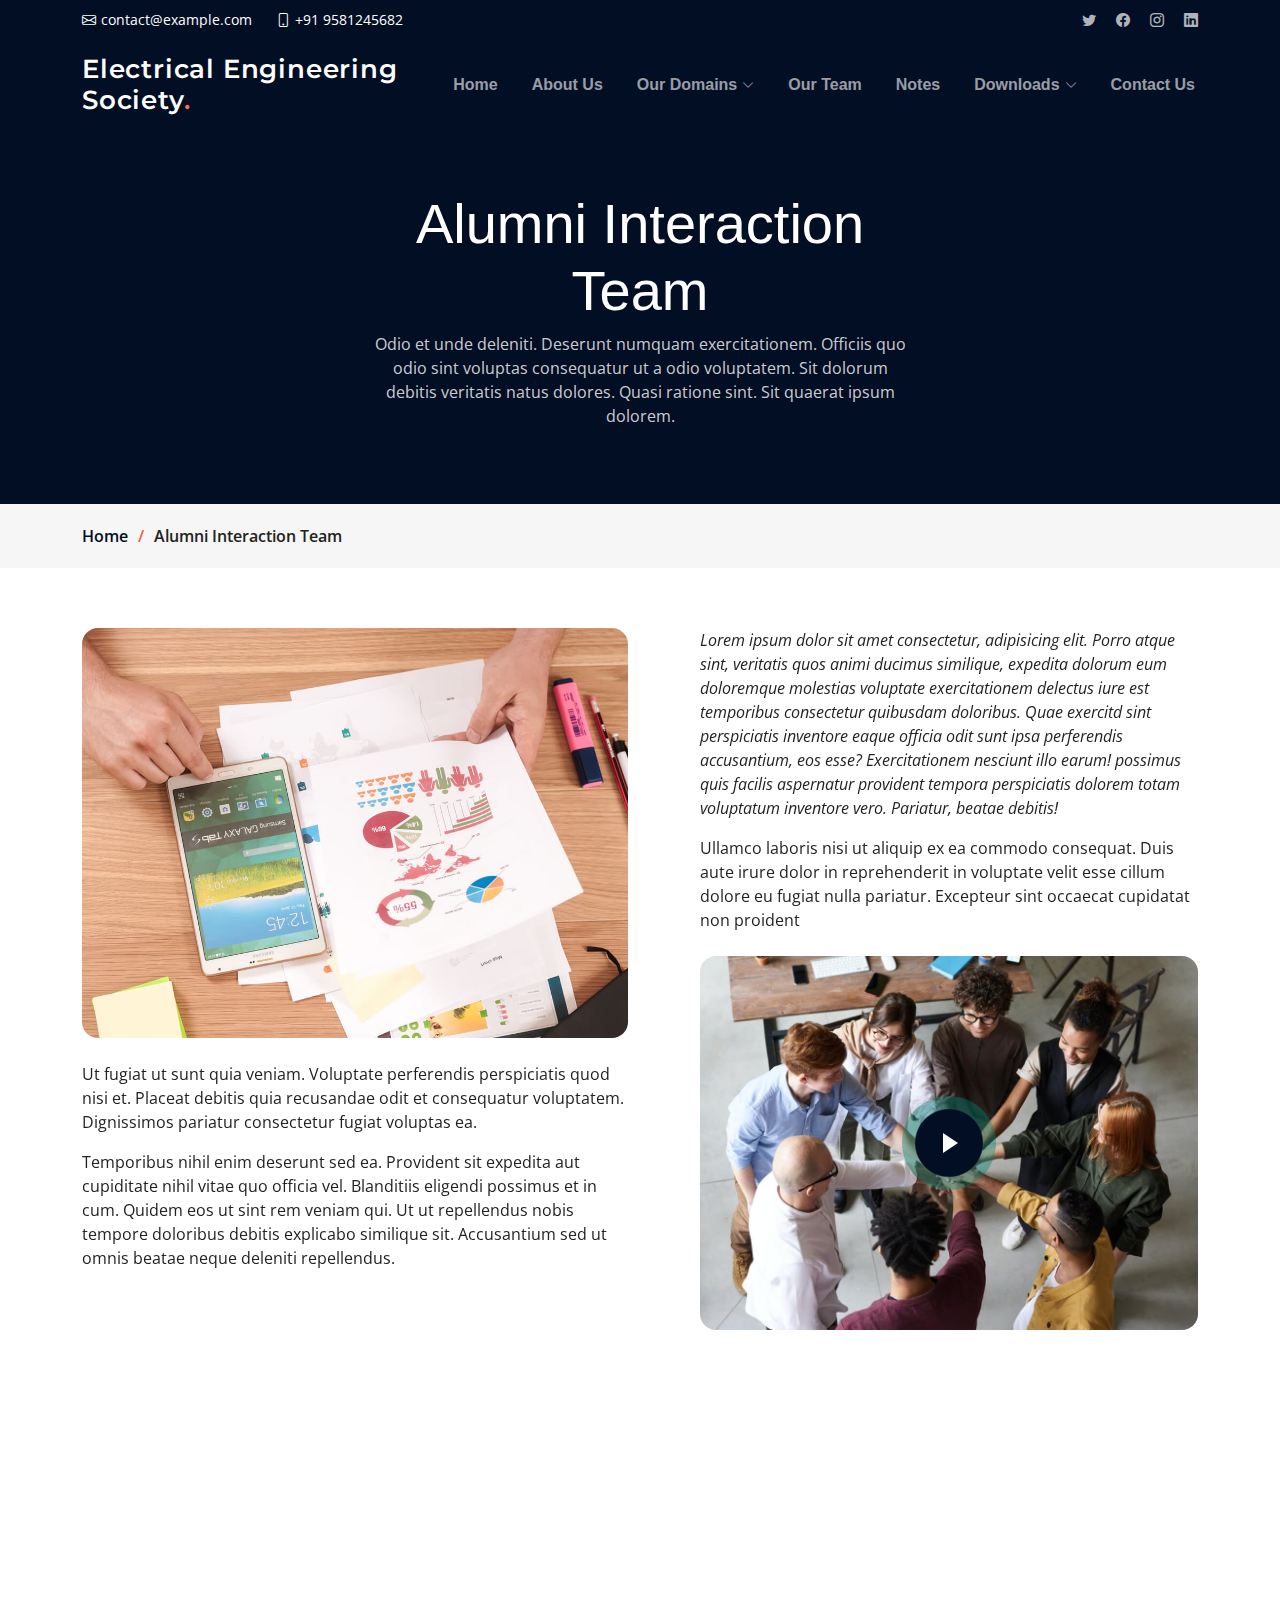
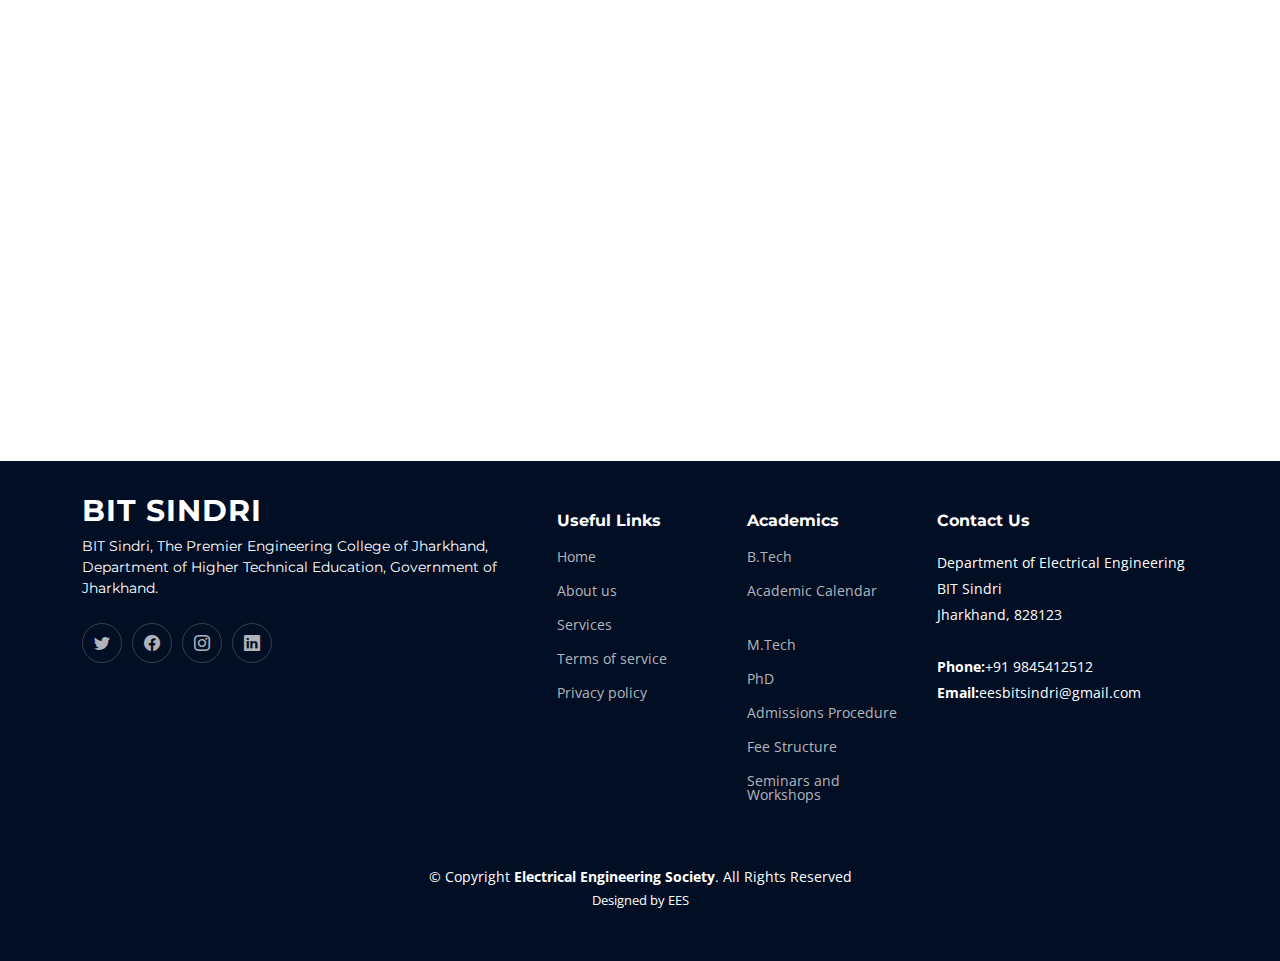
<file: alumni-interaction.html>
<!DOCTYPE html>
<html lang="en">

<head>
  <meta charset="utf-8">
  <meta content="width=device-width, initial-scale=1.0" name="viewport">

  <title>Electrical Engineering Society</title>
  <meta content="" name="description">
  <meta content="" name="keywords">

  <!-- Favicons -->
  <link href="assets/img/ees favicon.png" rel="icon">
  <link href="assets/img/apple-touch-icon.png" rel="apple-touch-icon">

  <!-- Google Fonts -->
  <link rel="preconnect" href="https://fonts.googleapis.com">
  <link rel="preconnect" href="https://fonts.gstatic.com" crossorigin>
  <link href="https://fonts.googleapis.com/css2?family=Open+Sans:ital,wght@0,300;0,400;0,500;0,600;0,700;1,300;1,400;1,600;1,700&family=Montserrat:ital,wght@0,300;0,400;0,500;0,600;0,700;1,300;1,400;1,500;1,600;1,700&family=Raleway:ital,wght@0,300;0,400;0,500;0,600;0,700;1,300;1,400;1,500;1,600;1,700&display=swap" rel="stylesheet">

  <!-- Vendor CSS Files -->
  <link href="assets/vendor/bootstrap/css/bootstrap.min.css" rel="stylesheet">
  <link href="assets/vendor/bootstrap-icons/bootstrap-icons.css" rel="stylesheet">
  <link href="assets/vendor/aos/aos.css" rel="stylesheet">
  <link href="assets/vendor/glightbox/css/glightbox.min.css" rel="stylesheet">
  <link href="assets/vendor/swiper/swiper-bundle.min.css" rel="stylesheet">
  <link href="assets/css/main.css" rel="stylesheet">
</head>

<body>
  <section id="topbar" class="topbar d-flex align-items-center">
    <div class="container d-flex justify-content-center justify-content-md-between">
      <div class="contact-info d-flex align-items-center">
        <i class="bi bi-envelope d-flex align-items-center"><a href="mailto:contact@example.com">contact@example.com</a></i>
        <i class="bi bi-phone d-flex align-items-center ms-4"><span>+91 9581245682</span></i>
      </div>
      <div class="social-links d-none d-md-flex align-items-center">
        <a href="#" class="twitter"><i class="bi bi-twitter" target="_blank"></i></a>
        <a href="https://m.facebook.com/103285341559615/" target="_blank" class="facebook"><i class="bi bi-facebook"></i></a>
        <a href="https://www.instagram.com/ees.bitsindri/?igshid=YmMyMTLinks%3D" target="_blank" class="instagram"><i class="bi bi-instagram"></i></a>
        <a href="https://www.linkedin.com/company/electrical-engineering-society-bit-sindri/" target="_blank" class="linkedin"><i class="bi bi-linkedin"></i></i></a>
      </div>
    </div>
  </section>

  <header id="header" class="header d-flex align-items-center">

    <div class="container-fluid container-xl d-flex align-items-center justify-content-between">
      <a href="index.html" class="logo d-flex align-items-center">
        <h1>Electrical Engineering Society<span>.</span></h1>
      </a>
      <nav class="navbar">
        <ul>
          <li><a href="index.html">Home</a></li>
          <li><a href="#about">About Us</a></li>
          <li class="dropdown"><a href="#"><span>Our Domains</span> <i class="bi bi-chevron-down dropdown-indicator"></i></a>
            <ul>
              <li><a href="alumni-interaction.html">Alumni Interaction Team</a></li>
              <li><a href="design-team.html">Design & Technical Team</a></li>
              <li><a href="research-team.html">Research & Project Advancement Team</a></li>
              <li><a href="training-team.html">Training & Development Team</a></li>
              <li><a href="event-team.html">Event Coordination Team</a></li>
              <li><a href="editorial.html">Editorial Team</a></li>
              <li><a href="sports-team.html">Sports & Cultural Team</a></li>
            </ul>
          </li>
          <li><a href="team.html">Our Team</a></li>
          <li><a href="notes.html">Notes</a></li>
          <li class="dropdown"><a href="#"><span>Downloads</span> <i class="bi bi-chevron-down dropdown-indicator"></i></a>
            <ul>
              <li><a href="#">Notice Regarding Internship</a></li>
              <li><a href="#">Notice Regarding Internship</a></li>
              <li><a href="#">Notice Regarding Internship</a></li>
              <li><a href="#">Notice Regarding Internship</a></li>
            </ul>
          </li>
          <li><a href="#contact">Contact Us</a></li>
        </ul>
      </nav>
      <i class="mobile-nav-toggle mobile-nav-show bi bi-list"></i>
      <i class="mobile-nav-toggle mobile-nav-hide d-none bi bi-x"></i>
    </div>
  </header>
  <main id="main">
    <div class="breadcrumbs">
      <div class="page-header d-flex align-items-center" style="background-image: url('');">
        <div class="container position-relative">
          <div class="row d-flex justify-content-center">
            <div class="col-lg-6 text-center">
              <h2>Alumni Interaction Team</h2>
              <p>Odio et unde deleniti. Deserunt numquam exercitationem. Officiis quo odio sint voluptas consequatur ut a odio voluptatem. Sit dolorum debitis veritatis natus dolores. Quasi ratione sint. Sit quaerat ipsum dolorem.</p>
            </div>
          </div>
        </div>
      </div>
      <nav>
        <div class="container">
          <ol>
            <li><a href="index.html">Home</a></li>
            <li>Alumni Interaction Team</li>
          </ol>
        </div>
      </nav>
    </div>
    <section id="about" class="about">
      <div class="container" data-aos="fade-up">
        <div class="row gy-4">
          <div class="col-lg-6">
            <img src="assets/img/about.jpg" class="img-fluid rounded-4 mb-4" alt="">
            <p>Ut fugiat ut sunt quia veniam. Voluptate perferendis perspiciatis quod nisi et. Placeat debitis quia recusandae odit et consequatur voluptatem. Dignissimos pariatur consectetur fugiat voluptas ea.</p>
            <p>Temporibus nihil enim deserunt sed ea. Provident sit expedita aut cupiditate nihil vitae quo officia vel. Blanditiis eligendi possimus et in cum. Quidem eos ut sint rem veniam qui. Ut ut repellendus nobis tempore doloribus debitis explicabo similique sit. Accusantium sed ut omnis beatae neque deleniti repellendus.</p>
          </div>
          <div class="col-lg-6">
            <div class="content ps-0 ps-lg-5">
              <p class="fst-italic">
                Lorem ipsum dolor sit amet consectetur, adipisicing elit. Porro atque sint, veritatis quos animi ducimus similique, expedita dolorum eum doloremque molestias voluptate exercitationem delectus iure est temporibus consectetur quibusdam doloribus.
                Quae exercitd sint perspiciatis inventore eaque officia odit sunt ipsa perferendis accusantium, eos esse? Exercitationem nesciunt illo earum!
                possimus quis facilis aspernatur provident tempora perspiciatis dolorem totam voluptatum inventore vero. Pariatur, beatae debitis!
              </p>
              <p>
                Ullamco laboris nisi ut aliquip ex ea commodo consequat. Duis aute irure dolor in reprehenderit in voluptate
                velit esse cillum dolore eu fugiat nulla pariatur. Excepteur sint occaecat cupidatat non proident
              </p>

              <div class="position-relative mt-4">
                <img src="assets/img/about-2.jpg" class="img-fluid rounded-4" alt="">
                <a href="https://www.youtube.com/watch?v=ZJm7AJ6Yo0o" class="glightbox play-btn"></a>
              </div>
            </div>
          </div>
        </div>
      </div>
    </section>
    <section class="team">
      <div class="container" data-aos="fade-up">
        <div class="section-header">
          <h2>Active Members</h2>
          <p>Nulla dolorum nulla nesciunt rerum facere sed ut inventore quam porro nihil id ratione ea sunt quis dolorem dolore earum</p>
        </div>
        <div class="row gy-4">
          <div class="col-xl-3 col-md-6 d-flex" data-aos="fade-up" data-aos-delay="100">
            <div class="member">
              <img src="assets/img/team/team-1.jpg" class="img-fluid" alt="">
              <h4>Walter White</h4>
              <span>Alumni Interaction</span>
              <div class="social">
                <a href=""><i class="bi bi-twitter"></i></a>
                <a href=""><i class="bi bi-facebook"></i></a>
                <a href=""><i class="bi bi-instagram"></i></a>
                <a href=""><i class="bi bi-linkedin"></i></a>
              </div>
            </div>
          </div>
          <div class="col-xl-3 col-md-6 d-flex" data-aos="fade-up" data-aos-delay="200">
            <div class="member">
              <img src="assets/img/team/team-2.jpg" class="img-fluid" alt="">
              <h4>Sarah Jhinson</h4>
              <span>Alumni Interaction</span>
              <div class="social">
                <a href=""><i class="bi bi-twitter"></i></a>
                <a href=""><i class="bi bi-facebook"></i></a>
                <a href=""><i class="bi bi-instagram"></i></a>
                <a href=""><i class="bi bi-linkedin"></i></a>
              </div>
            </div>
          </div>

          <div class="col-xl-3 col-md-6 d-flex" data-aos="fade-up" data-aos-delay="300">
            <div class="member">
              <img src="assets/img/team/team-3.jpg" class="img-fluid" alt="">
              <h4>William Anderson</h4>
              <span>Alumni Interaction</span>
              <div class="social">
                <a href=""><i class="bi bi-twitter"></i></a>
                <a href=""><i class="bi bi-facebook"></i></a>
                <a href=""><i class="bi bi-instagram"></i></a>
                <a href=""><i class="bi bi-linkedin"></i></a>
              </div>
            </div>
          </div>
          <div class="col-xl-3 col-md-6 d-flex" data-aos="fade-up" data-aos-delay="400">
            <div class="member">
              <img src="assets/img/team/team-4.jpg" class="img-fluid" alt="">
              <h4>Amanda Jepson</h4>
              <span>Alumni Interaction</span>
              <div class="social">
                <a href=""><i class="bi bi-twitter"></i></a>
                <a href=""><i class="bi bi-facebook"></i></a>
                <a href=""><i class="bi bi-instagram"></i></a>
                <a href=""><i class="bi bi-linkedin"></i></a>
              </div>
            </div>
          </div>
        </div>
      </div>
    </section>
  </main>
  <footer id="footer" class="footer">
    <div class="container">
      <div class="row gy-4">
        <div class="col-lg-5 col-md-12 footer-info">
          <a href="index.html" class="logo d-flex align-items-center">
            <span>BIT SINDRI</span>
          </a>
          <p>BIT Sindri, The Premier Engineering College of Jharkhand, Department of Higher Technical Education, Government of Jharkhand.</p>
          <div class="social-links d-flex mt-4">
            <a href="#" class="twitter"><i class="bi bi-twitter"></i></a>
            <a href="#" class="facebook"><i class="bi bi-facebook"></i></a>
            <a href="#" class="instagram"><i class="bi bi-instagram"></i></a>
            <a href="#" class="linkedin"><i class="bi bi-linkedin"></i></a>
          </div>
        </div>
        <div class="col-lg-2 col-6 footer-links">
          <h4>Useful Links</h4>
          <ul>
            <li><a href="#">Home</a></li>
            <li><a href="#">About us</a></li>
            <li><a href="#">Services</a></li>
            <li><a href="#">Terms of service</a></li>
            <li><a href="#">Privacy policy</a></li>
          </ul>
        </div>
        <div class="col-lg-2 col-6 footer-links">
          <h4>Academics</h4>
          <ul>
            <li><a href="#">B.Tech</a></li>
            <li><a href="#">Academic Calendar</a><li>
            <li><a href="#">M.Tech</a></li>
            <li><a href="#">PhD</a></li>
            <li><a href="#">Admissions Procedure</a></li>
            <li><a href="#"> Fee Structure</a></li>
            <li><a href="#">Seminars and Workshops</a></li>
          </ul>
        </div>
        <div class="col-lg-3 col-md-12 footer-contact text-center text-md-start">
          <h4>Contact Us</h4>
          <p>
            Department of Electrical Engineering <br>
            BIT Sindri<br>
            Jharkhand, 828123<br><br>
            <strong>Phone:</strong>+91 9845412512<br>
            <strong>Email:</strong>eesbitsindri@gmail.com<br>
          </p>
        </div>
      </div>
    </div>
    <div class="container mt-4">
      <div class="copyright">
        &copy; Copyright <strong><span>Electrical Engineering Society</span></strong>. All Rights Reserved
      </div>
      <div class="credits">
        Designed by <a href="https://bootstrapmade.com/">EES</a>
      </div>
    </div>

  </footer>
  <a href="#" class="scroll-top d-flex align-items-center justify-content-center"><i class="bi bi-arrow-up-short"></i></a>
  <div id="preloader"></div>
  <script src="assets/vendor/bootstrap/js/bootstrap.bundle.min.js"></script>
  <script src="assets/vendor/aos/aos.js"></script>
  <script src="assets/vendor/glightbox/js/glightbox.min.js"></script>
  <script src="assets/vendor/purecounter/purecounter_vanilla.js"></script>
  <script src="assets/vendor/swiper/swiper-bundle.min.js"></script>
  <script src="assets/vendor/isotope-layout/isotope.pkgd.min.js"></script>
  <script src="assets/vendor/php-email-form/validate.js"></script>
  <script src="assets/js/main.js"></script>
</body>
</html>
</file>
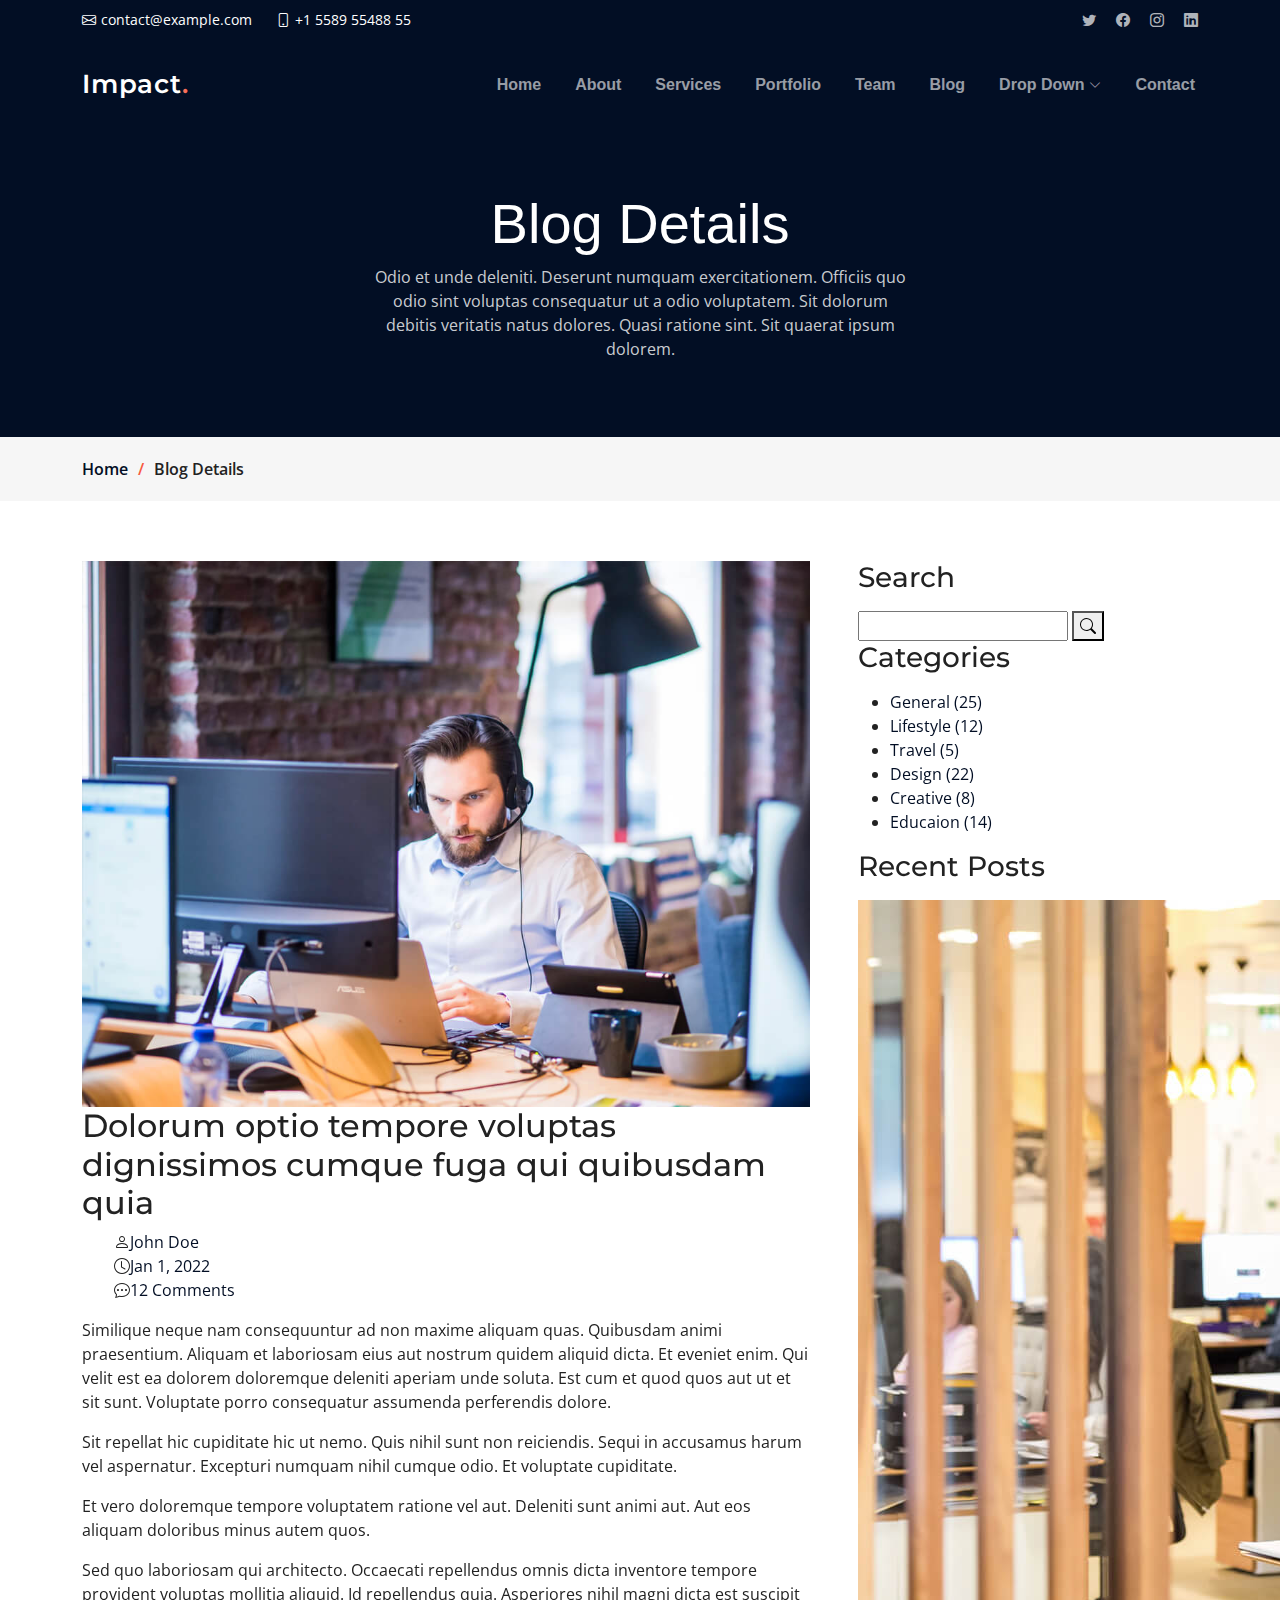
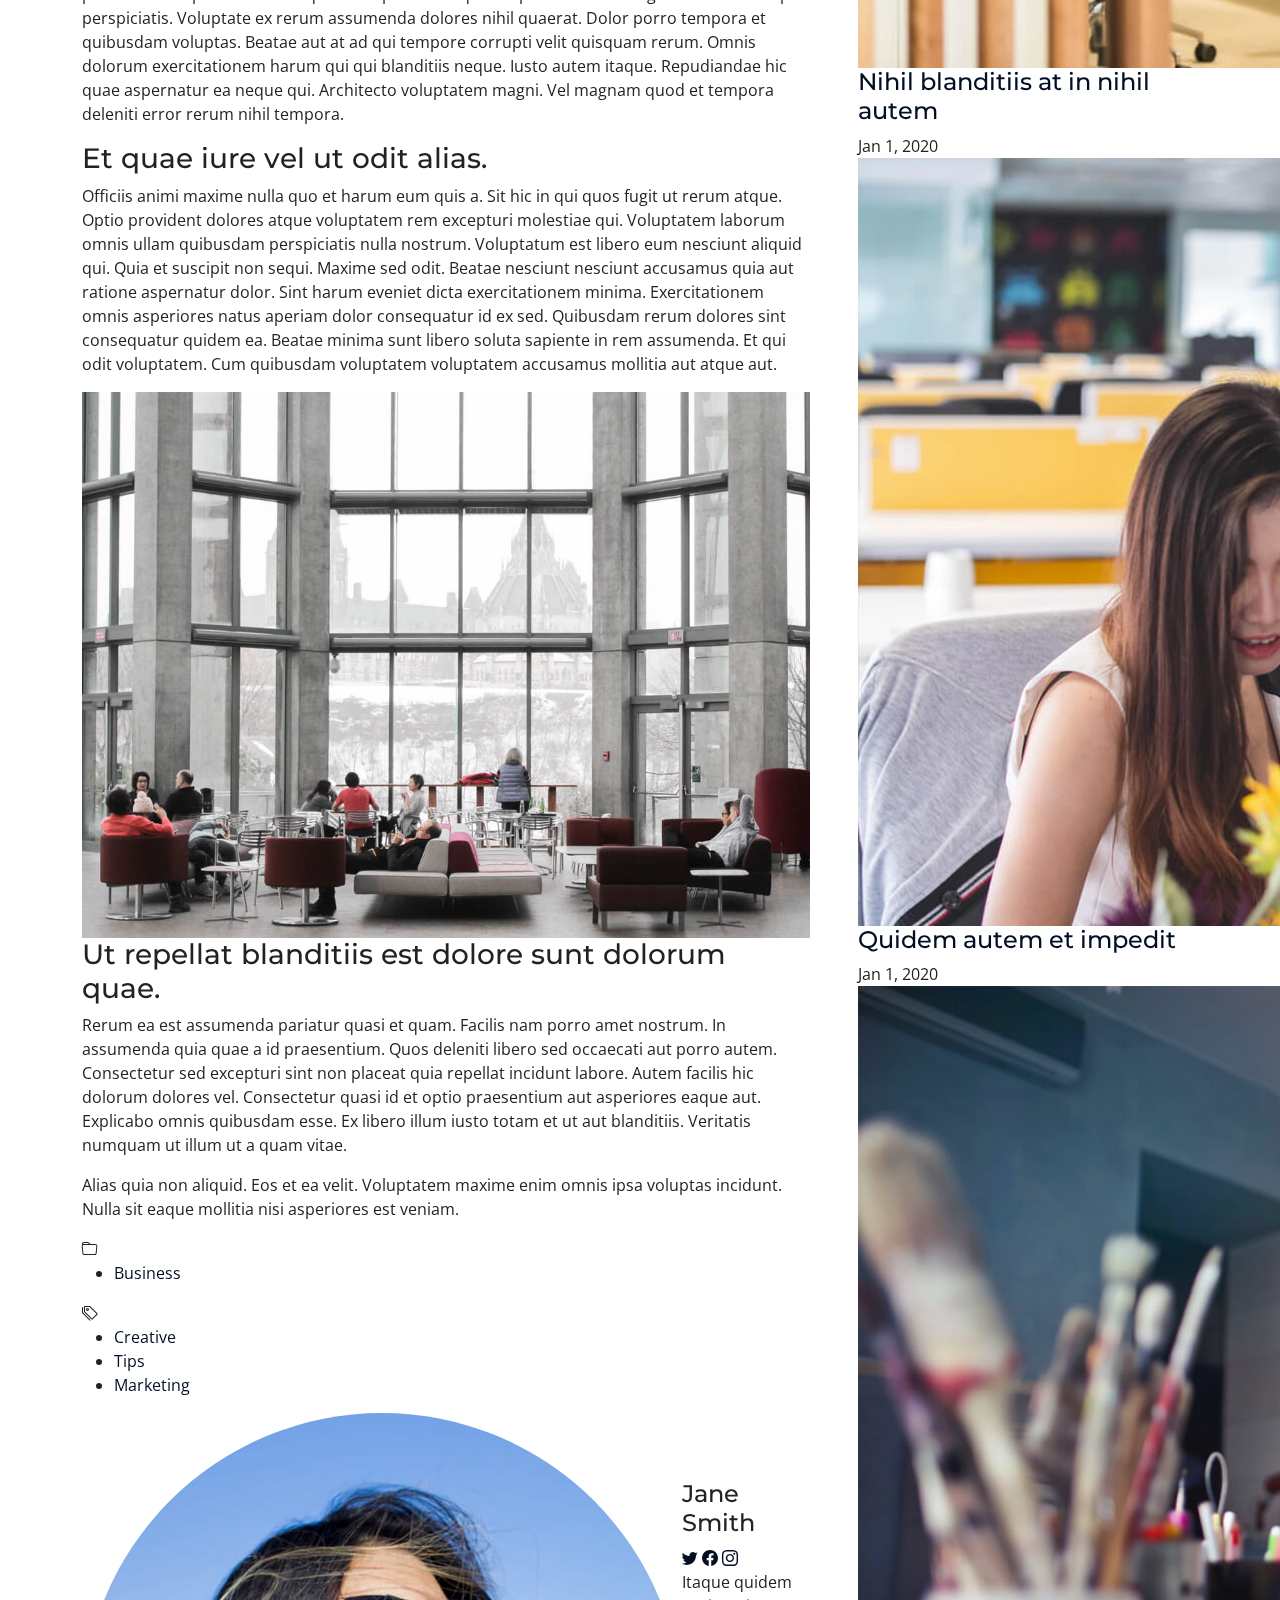
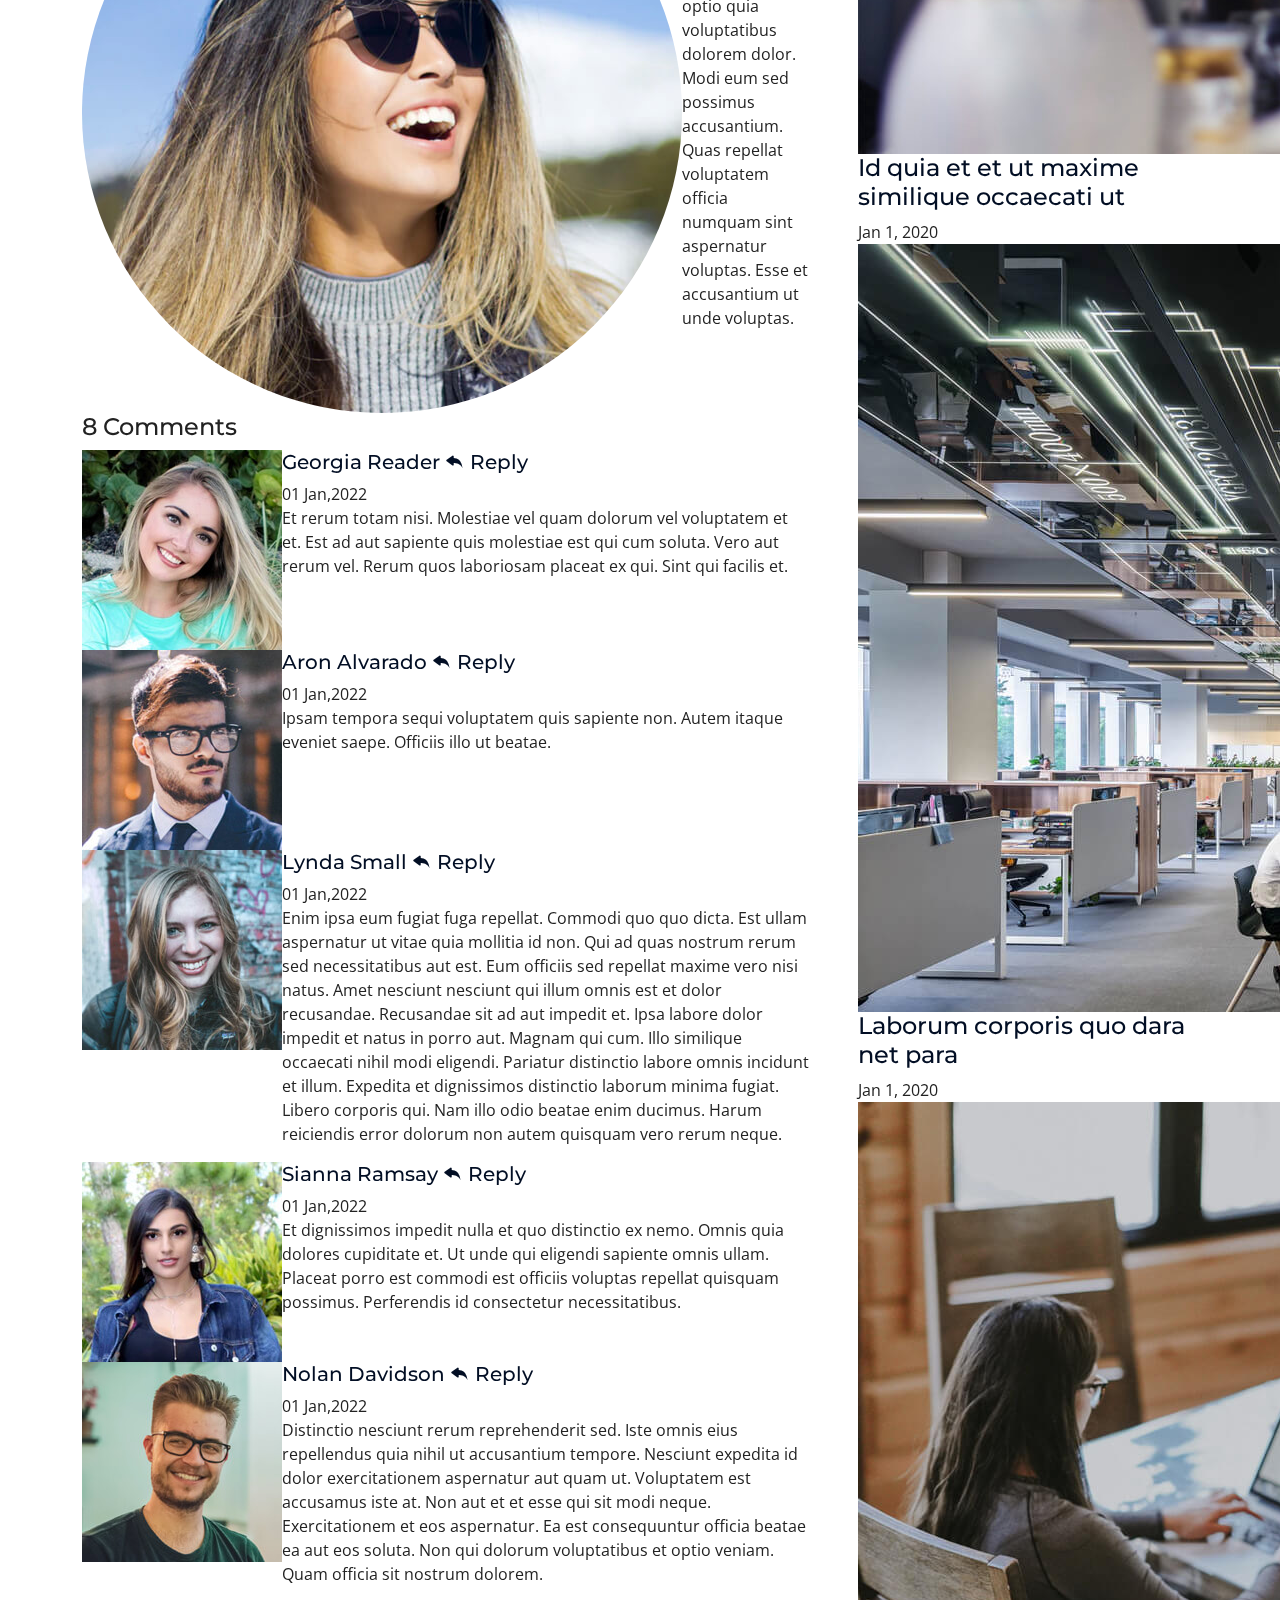
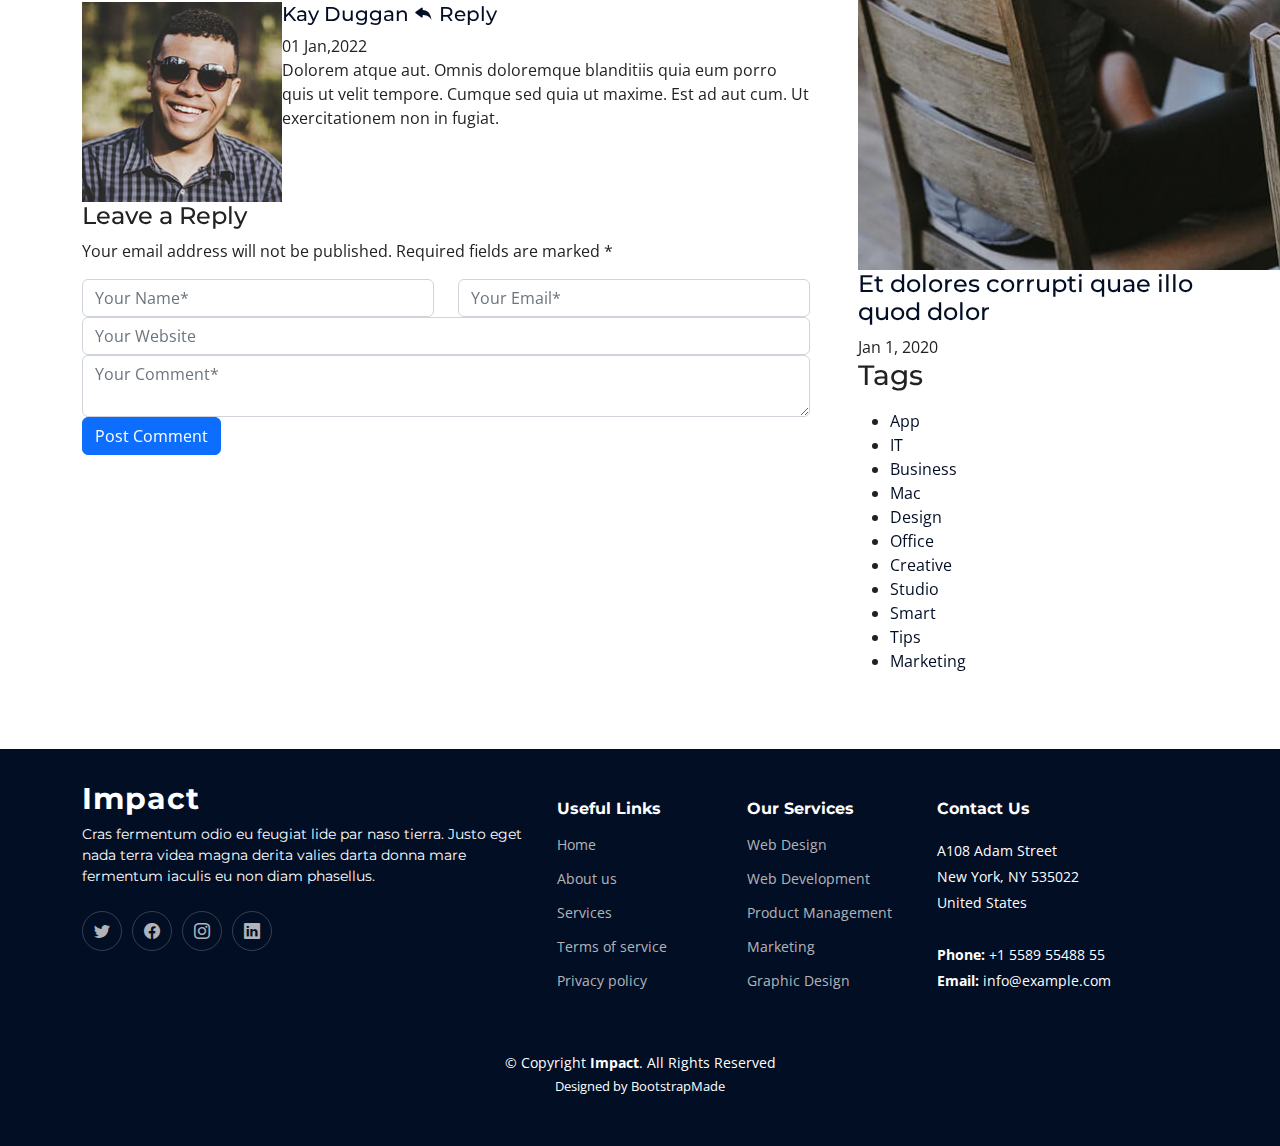
<file: blog-details.html>
<!DOCTYPE html>
<html lang="en">

<head>
  <meta charset="utf-8">
  <meta content="width=device-width, initial-scale=1.0" name="viewport">

  <title>Impact Bootstrap Template - Blog Details</title>
  <meta content="" name="description">
  <meta content="" name="keywords">

  <!-- Favicons -->
  <link href="assets/img/favicon.png" rel="icon">
  <link href="assets/img/apple-touch-icon.png" rel="apple-touch-icon">

  <!-- Google Fonts -->
  <link rel="preconnect" href="https://fonts.googleapis.com">
  <link rel="preconnect" href="https://fonts.gstatic.com" crossorigin>
  <link href="https://fonts.googleapis.com/css2?family=Open+Sans:ital,wght@0,300;0,400;0,500;0,600;0,700;1,300;1,400;1,600;1,700&family=Montserrat:ital,wght@0,300;0,400;0,500;0,600;0,700;1,300;1,400;1,500;1,600;1,700&family=Raleway:ital,wght@0,300;0,400;0,500;0,600;0,700;1,300;1,400;1,500;1,600;1,700&display=swap" rel="stylesheet">

  <!-- Vendor CSS Files -->
  <link href="assets/vendor/bootstrap/css/bootstrap.min.css" rel="stylesheet">
  <link href="assets/vendor/bootstrap-icons/bootstrap-icons.css" rel="stylesheet">
  <link href="assets/vendor/aos/aos.css" rel="stylesheet">
  <link href="assets/vendor/glightbox/css/glightbox.min.css" rel="stylesheet">
  <link href="assets/vendor/swiper/swiper-bundle.min.css" rel="stylesheet">

  <!-- Template Main CSS File -->
  <link href="assets/css/main.css" rel="stylesheet">

  <!-- =======================================================
  * Template Name: Impact
  * Updated: Mar 10 2023 with Bootstrap v5.2.3
  * Template URL: https://bootstrapmade.com/impact-bootstrap-business-website-template/
  * Author: BootstrapMade.com
  * License: https://bootstrapmade.com/license/
  ======================================================== -->
</head>

<body>

  <!-- ======= Header ======= -->
  <section id="topbar" class="topbar d-flex align-items-center">
    <div class="container d-flex justify-content-center justify-content-md-between">
      <div class="contact-info d-flex align-items-center">
        <i class="bi bi-envelope d-flex align-items-center"><a href="mailto:contact@example.com">contact@example.com</a></i>
        <i class="bi bi-phone d-flex align-items-center ms-4"><span>+1 5589 55488 55</span></i>
      </div>
      <div class="social-links d-none d-md-flex align-items-center">
        <a href="#" class="twitter"><i class="bi bi-twitter"></i></a>
        <a href="#" class="facebook"><i class="bi bi-facebook"></i></a>
        <a href="#" class="instagram"><i class="bi bi-instagram"></i></a>
        <a href="#" class="linkedin"><i class="bi bi-linkedin"></i></i></a>
      </div>
    </div>
  </section><!-- End Top Bar -->

  <header id="header" class="header d-flex align-items-center">

    <div class="container-fluid container-xl d-flex align-items-center justify-content-between">
      <a href="index.html" class="logo d-flex align-items-center">
        <!-- Uncomment the line below if you also wish to use an image logo -->
        <!-- <img src="assets/img/logo.png" alt=""> -->
        <h1>Impact<span>.</span></h1>
      </a>
      <nav id="navbar" class="navbar">
        <ul>
          <li><a href="#hero">Home</a></li>
          <li><a href="#about">About</a></li>
          <li><a href="#services">Services</a></li>
          <li><a href="#portfolio">Portfolio</a></li>
          <li><a href="#team">Team</a></li>
          <li><a href="blog.html">Blog</a></li>
          <li class="dropdown"><a href="#"><span>Drop Down</span> <i class="bi bi-chevron-down dropdown-indicator"></i></a>
            <ul>
              <li><a href="#">Drop Down 1</a></li>
              <li class="dropdown"><a href="#"><span>Deep Drop Down</span> <i class="bi bi-chevron-down dropdown-indicator"></i></a>
                <ul>
                  <li><a href="#">Deep Drop Down 1</a></li>
                  <li><a href="#">Deep Drop Down 2</a></li>
                  <li><a href="#">Deep Drop Down 3</a></li>
                  <li><a href="#">Deep Drop Down 4</a></li>
                  <li><a href="#">Deep Drop Down 5</a></li>
                </ul>
              </li>
              <li><a href="#">Drop Down 2</a></li>
              <li><a href="#">Drop Down 3</a></li>
              <li><a href="#">Drop Down 4</a></li>
            </ul>
          </li>
          <li><a href="#contact">Contact</a></li>
        </ul>
      </nav><!-- .navbar -->

      <i class="mobile-nav-toggle mobile-nav-show bi bi-list"></i>
      <i class="mobile-nav-toggle mobile-nav-hide d-none bi bi-x"></i>

    </div>
  </header><!-- End Header -->
  <!-- End Header -->

  <main id="main">

    <!-- ======= Breadcrumbs ======= -->
    <div class="breadcrumbs">
      <div class="page-header d-flex align-items-center" style="background-image: url('');">
        <div class="container position-relative">
          <div class="row d-flex justify-content-center">
            <div class="col-lg-6 text-center">
              <h2>Blog Details</h2>
              <p>Odio et unde deleniti. Deserunt numquam exercitationem. Officiis quo odio sint voluptas consequatur ut a odio voluptatem. Sit dolorum debitis veritatis natus dolores. Quasi ratione sint. Sit quaerat ipsum dolorem.</p>
            </div>
          </div>
        </div>
      </div>
      <nav>
        <div class="container">
          <ol>
            <li><a href="index.html">Home</a></li>
            <li>Blog Details</li>
          </ol>
        </div>
      </nav>
    </div><!-- End Breadcrumbs -->

    <!-- ======= Blog Details Section ======= -->
    <section id="blog" class="blog">
      <div class="container" data-aos="fade-up">

        <div class="row g-5">

          <div class="col-lg-8">

            <article class="blog-details">

              <div class="post-img">
                <img src="assets/img/blog/blog-1.jpg" alt="" class="img-fluid">
              </div>

              <h2 class="title">Dolorum optio tempore voluptas dignissimos cumque fuga qui quibusdam quia</h2>

              <div class="meta-top">
                <ul>
                  <li class="d-flex align-items-center"><i class="bi bi-person"></i> <a href="blog-details.html">John Doe</a></li>
                  <li class="d-flex align-items-center"><i class="bi bi-clock"></i> <a href="blog-details.html"><time datetime="2020-01-01">Jan 1, 2022</time></a></li>
                  <li class="d-flex align-items-center"><i class="bi bi-chat-dots"></i> <a href="blog-details.html">12 Comments</a></li>
                </ul>
              </div><!-- End meta top -->

              <div class="content">
                <p>
                  Similique neque nam consequuntur ad non maxime aliquam quas. Quibusdam animi praesentium. Aliquam et laboriosam eius aut nostrum quidem aliquid dicta.
                  Et eveniet enim. Qui velit est ea dolorem doloremque deleniti aperiam unde soluta. Est cum et quod quos aut ut et sit sunt. Voluptate porro consequatur assumenda perferendis dolore.
                </p>

                <p>
                  Sit repellat hic cupiditate hic ut nemo. Quis nihil sunt non reiciendis. Sequi in accusamus harum vel aspernatur. Excepturi numquam nihil cumque odio. Et voluptate cupiditate.
                </p>

                <blockquote>
                  <p>
                    Et vero doloremque tempore voluptatem ratione vel aut. Deleniti sunt animi aut. Aut eos aliquam doloribus minus autem quos.
                  </p>
                </blockquote>

                <p>
                  Sed quo laboriosam qui architecto. Occaecati repellendus omnis dicta inventore tempore provident voluptas mollitia aliquid. Id repellendus quia. Asperiores nihil magni dicta est suscipit perspiciatis. Voluptate ex rerum assumenda dolores nihil quaerat.
                  Dolor porro tempora et quibusdam voluptas. Beatae aut at ad qui tempore corrupti velit quisquam rerum. Omnis dolorum exercitationem harum qui qui blanditiis neque.
                  Iusto autem itaque. Repudiandae hic quae aspernatur ea neque qui. Architecto voluptatem magni. Vel magnam quod et tempora deleniti error rerum nihil tempora.
                </p>

                <h3>Et quae iure vel ut odit alias.</h3>
                <p>
                  Officiis animi maxime nulla quo et harum eum quis a. Sit hic in qui quos fugit ut rerum atque. Optio provident dolores atque voluptatem rem excepturi molestiae qui. Voluptatem laborum omnis ullam quibusdam perspiciatis nulla nostrum. Voluptatum est libero eum nesciunt aliquid qui.
                  Quia et suscipit non sequi. Maxime sed odit. Beatae nesciunt nesciunt accusamus quia aut ratione aspernatur dolor. Sint harum eveniet dicta exercitationem minima. Exercitationem omnis asperiores natus aperiam dolor consequatur id ex sed. Quibusdam rerum dolores sint consequatur quidem ea.
                  Beatae minima sunt libero soluta sapiente in rem assumenda. Et qui odit voluptatem. Cum quibusdam voluptatem voluptatem accusamus mollitia aut atque aut.
                </p>
                <img src="assets/img/blog/blog-inside-post.jpg" class="img-fluid" alt="">

                <h3>Ut repellat blanditiis est dolore sunt dolorum quae.</h3>
                <p>
                  Rerum ea est assumenda pariatur quasi et quam. Facilis nam porro amet nostrum. In assumenda quia quae a id praesentium. Quos deleniti libero sed occaecati aut porro autem. Consectetur sed excepturi sint non placeat quia repellat incidunt labore. Autem facilis hic dolorum dolores vel.
                  Consectetur quasi id et optio praesentium aut asperiores eaque aut. Explicabo omnis quibusdam esse. Ex libero illum iusto totam et ut aut blanditiis. Veritatis numquam ut illum ut a quam vitae.
                </p>
                <p>
                  Alias quia non aliquid. Eos et ea velit. Voluptatem maxime enim omnis ipsa voluptas incidunt. Nulla sit eaque mollitia nisi asperiores est veniam.
                </p>

              </div><!-- End post content -->

              <div class="meta-bottom">
                <i class="bi bi-folder"></i>
                <ul class="cats">
                  <li><a href="#">Business</a></li>
                </ul>

                <i class="bi bi-tags"></i>
                <ul class="tags">
                  <li><a href="#">Creative</a></li>
                  <li><a href="#">Tips</a></li>
                  <li><a href="#">Marketing</a></li>
                </ul>
              </div><!-- End meta bottom -->

            </article><!-- End blog post -->

            <div class="post-author d-flex align-items-center">
              <img src="assets/img/blog/blog-author.jpg" class="rounded-circle flex-shrink-0" alt="">
              <div>
                <h4>Jane Smith</h4>
                <div class="social-links">
                  <a href="https://twitters.com/#"><i class="bi bi-twitter"></i></a>
                  <a href="https://facebook.com/#"><i class="bi bi-facebook"></i></a>
                  <a href="https://instagram.com/#"><i class="biu bi-instagram"></i></a>
                </div>
                <p>
                  Itaque quidem optio quia voluptatibus dolorem dolor. Modi eum sed possimus accusantium. Quas repellat voluptatem officia numquam sint aspernatur voluptas. Esse et accusantium ut unde voluptas.
                </p>
              </div>
            </div><!-- End post author -->

            <div class="comments">

              <h4 class="comments-count">8 Comments</h4>

              <div id="comment-1" class="comment">
                <div class="d-flex">
                  <div class="comment-img"><img src="assets/img/blog/comments-1.jpg" alt=""></div>
                  <div>
                    <h5><a href="">Georgia Reader</a> <a href="#" class="reply"><i class="bi bi-reply-fill"></i> Reply</a></h5>
                    <time datetime="2020-01-01">01 Jan,2022</time>
                    <p>
                      Et rerum totam nisi. Molestiae vel quam dolorum vel voluptatem et et. Est ad aut sapiente quis molestiae est qui cum soluta.
                      Vero aut rerum vel. Rerum quos laboriosam placeat ex qui. Sint qui facilis et.
                    </p>
                  </div>
                </div>
              </div><!-- End comment #1 -->

              <div id="comment-2" class="comment">
                <div class="d-flex">
                  <div class="comment-img"><img src="assets/img/blog/comments-2.jpg" alt=""></div>
                  <div>
                    <h5><a href="">Aron Alvarado</a> <a href="#" class="reply"><i class="bi bi-reply-fill"></i> Reply</a></h5>
                    <time datetime="2020-01-01">01 Jan,2022</time>
                    <p>
                      Ipsam tempora sequi voluptatem quis sapiente non. Autem itaque eveniet saepe. Officiis illo ut beatae.
                    </p>
                  </div>
                </div>

                <div id="comment-reply-1" class="comment comment-reply">
                  <div class="d-flex">
                    <div class="comment-img"><img src="assets/img/blog/comments-3.jpg" alt=""></div>
                    <div>
                      <h5><a href="">Lynda Small</a> <a href="#" class="reply"><i class="bi bi-reply-fill"></i> Reply</a></h5>
                      <time datetime="2020-01-01">01 Jan,2022</time>
                      <p>
                        Enim ipsa eum fugiat fuga repellat. Commodi quo quo dicta. Est ullam aspernatur ut vitae quia mollitia id non. Qui ad quas nostrum rerum sed necessitatibus aut est. Eum officiis sed repellat maxime vero nisi natus. Amet nesciunt nesciunt qui illum omnis est et dolor recusandae.

                        Recusandae sit ad aut impedit et. Ipsa labore dolor impedit et natus in porro aut. Magnam qui cum. Illo similique occaecati nihil modi eligendi. Pariatur distinctio labore omnis incidunt et illum. Expedita et dignissimos distinctio laborum minima fugiat.

                        Libero corporis qui. Nam illo odio beatae enim ducimus. Harum reiciendis error dolorum non autem quisquam vero rerum neque.
                      </p>
                    </div>
                  </div>

                  <div id="comment-reply-2" class="comment comment-reply">
                    <div class="d-flex">
                      <div class="comment-img"><img src="assets/img/blog/comments-4.jpg" alt=""></div>
                      <div>
                        <h5><a href="">Sianna Ramsay</a> <a href="#" class="reply"><i class="bi bi-reply-fill"></i> Reply</a></h5>
                        <time datetime="2020-01-01">01 Jan,2022</time>
                        <p>
                          Et dignissimos impedit nulla et quo distinctio ex nemo. Omnis quia dolores cupiditate et. Ut unde qui eligendi sapiente omnis ullam. Placeat porro est commodi est officiis voluptas repellat quisquam possimus. Perferendis id consectetur necessitatibus.
                        </p>
                      </div>
                    </div>

                  </div><!-- End comment reply #2-->

                </div><!-- End comment reply #1-->

              </div><!-- End comment #2-->

              <div id="comment-3" class="comment">
                <div class="d-flex">
                  <div class="comment-img"><img src="assets/img/blog/comments-5.jpg" alt=""></div>
                  <div>
                    <h5><a href="">Nolan Davidson</a> <a href="#" class="reply"><i class="bi bi-reply-fill"></i> Reply</a></h5>
                    <time datetime="2020-01-01">01 Jan,2022</time>
                    <p>
                      Distinctio nesciunt rerum reprehenderit sed. Iste omnis eius repellendus quia nihil ut accusantium tempore. Nesciunt expedita id dolor exercitationem aspernatur aut quam ut. Voluptatem est accusamus iste at.
                      Non aut et et esse qui sit modi neque. Exercitationem et eos aspernatur. Ea est consequuntur officia beatae ea aut eos soluta. Non qui dolorum voluptatibus et optio veniam. Quam officia sit nostrum dolorem.
                    </p>
                  </div>
                </div>

              </div><!-- End comment #3 -->

              <div id="comment-4" class="comment">
                <div class="d-flex">
                  <div class="comment-img"><img src="assets/img/blog/comments-6.jpg" alt=""></div>
                  <div>
                    <h5><a href="">Kay Duggan</a> <a href="#" class="reply"><i class="bi bi-reply-fill"></i> Reply</a></h5>
                    <time datetime="2020-01-01">01 Jan,2022</time>
                    <p>
                      Dolorem atque aut. Omnis doloremque blanditiis quia eum porro quis ut velit tempore. Cumque sed quia ut maxime. Est ad aut cum. Ut exercitationem non in fugiat.
                    </p>
                  </div>
                </div>

              </div><!-- End comment #4 -->

              <div class="reply-form">

                <h4>Leave a Reply</h4>
                <p>Your email address will not be published. Required fields are marked * </p>
                <form action="">
                  <div class="row">
                    <div class="col-md-6 form-group">
                      <input name="name" type="text" class="form-control" placeholder="Your Name*">
                    </div>
                    <div class="col-md-6 form-group">
                      <input name="email" type="text" class="form-control" placeholder="Your Email*">
                    </div>
                  </div>
                  <div class="row">
                    <div class="col form-group">
                      <input name="website" type="text" class="form-control" placeholder="Your Website">
                    </div>
                  </div>
                  <div class="row">
                    <div class="col form-group">
                      <textarea name="comment" class="form-control" placeholder="Your Comment*"></textarea>
                    </div>
                  </div>
                  <button type="submit" class="btn btn-primary">Post Comment</button>

                </form>

              </div>

            </div><!-- End blog comments -->

          </div>

          <div class="col-lg-4">

            <div class="sidebar">

              <div class="sidebar-item search-form">
                <h3 class="sidebar-title">Search</h3>
                <form action="" class="mt-3">
                  <input type="text">
                  <button type="submit"><i class="bi bi-search"></i></button>
                </form>
              </div><!-- End sidebar search formn-->

              <div class="sidebar-item categories">
                <h3 class="sidebar-title">Categories</h3>
                <ul class="mt-3">
                  <li><a href="#">General <span>(25)</span></a></li>
                  <li><a href="#">Lifestyle <span>(12)</span></a></li>
                  <li><a href="#">Travel <span>(5)</span></a></li>
                  <li><a href="#">Design <span>(22)</span></a></li>
                  <li><a href="#">Creative <span>(8)</span></a></li>
                  <li><a href="#">Educaion <span>(14)</span></a></li>
                </ul>
              </div><!-- End sidebar categories-->

              <div class="sidebar-item recent-posts">
                <h3 class="sidebar-title">Recent Posts</h3>

                <div class="mt-3">

                  <div class="post-item mt-3">
                    <img src="assets/img/blog/blog-recent-1.jpg" alt="">
                    <div>
                      <h4><a href="blog-details.html">Nihil blanditiis at in nihil autem</a></h4>
                      <time datetime="2020-01-01">Jan 1, 2020</time>
                    </div>
                  </div><!-- End recent post item-->

                  <div class="post-item">
                    <img src="assets/img/blog/blog-recent-2.jpg" alt="">
                    <div>
                      <h4><a href="blog-details.html">Quidem autem et impedit</a></h4>
                      <time datetime="2020-01-01">Jan 1, 2020</time>
                    </div>
                  </div><!-- End recent post item-->

                  <div class="post-item">
                    <img src="assets/img/blog/blog-recent-3.jpg" alt="">
                    <div>
                      <h4><a href="blog-details.html">Id quia et et ut maxime similique occaecati ut</a></h4>
                      <time datetime="2020-01-01">Jan 1, 2020</time>
                    </div>
                  </div><!-- End recent post item-->

                  <div class="post-item">
                    <img src="assets/img/blog/blog-recent-4.jpg" alt="">
                    <div>
                      <h4><a href="blog-details.html">Laborum corporis quo dara net para</a></h4>
                      <time datetime="2020-01-01">Jan 1, 2020</time>
                    </div>
                  </div><!-- End recent post item-->

                  <div class="post-item">
                    <img src="assets/img/blog/blog-recent-5.jpg" alt="">
                    <div>
                      <h4><a href="blog-details.html">Et dolores corrupti quae illo quod dolor</a></h4>
                      <time datetime="2020-01-01">Jan 1, 2020</time>
                    </div>
                  </div><!-- End recent post item-->

                </div>

              </div><!-- End sidebar recent posts-->

              <div class="sidebar-item tags">
                <h3 class="sidebar-title">Tags</h3>
                <ul class="mt-3">
                  <li><a href="#">App</a></li>
                  <li><a href="#">IT</a></li>
                  <li><a href="#">Business</a></li>
                  <li><a href="#">Mac</a></li>
                  <li><a href="#">Design</a></li>
                  <li><a href="#">Office</a></li>
                  <li><a href="#">Creative</a></li>
                  <li><a href="#">Studio</a></li>
                  <li><a href="#">Smart</a></li>
                  <li><a href="#">Tips</a></li>
                  <li><a href="#">Marketing</a></li>
                </ul>
              </div><!-- End sidebar tags-->

            </div><!-- End Blog Sidebar -->

          </div>
        </div>

      </div>
    </section><!-- End Blog Details Section -->

  </main><!-- End #main -->

  <!-- ======= Footer ======= -->
  <footer id="footer" class="footer">

    <div class="container">
      <div class="row gy-4">
        <div class="col-lg-5 col-md-12 footer-info">
          <a href="index.html" class="logo d-flex align-items-center">
            <span>Impact</span>
          </a>
          <p>Cras fermentum odio eu feugiat lide par naso tierra. Justo eget nada terra videa magna derita valies darta donna mare fermentum iaculis eu non diam phasellus.</p>
          <div class="social-links d-flex mt-4">
            <a href="#" class="twitter"><i class="bi bi-twitter"></i></a>
            <a href="#" class="facebook"><i class="bi bi-facebook"></i></a>
            <a href="#" class="instagram"><i class="bi bi-instagram"></i></a>
            <a href="#" class="linkedin"><i class="bi bi-linkedin"></i></a>
          </div>
        </div>

        <div class="col-lg-2 col-6 footer-links">
          <h4>Useful Links</h4>
          <ul>
            <li><a href="#">Home</a></li>
            <li><a href="#">About us</a></li>
            <li><a href="#">Services</a></li>
            <li><a href="#">Terms of service</a></li>
            <li><a href="#">Privacy policy</a></li>
          </ul>
        </div>

        <div class="col-lg-2 col-6 footer-links">
          <h4>Our Services</h4>
          <ul>
            <li><a href="#">Web Design</a></li>
            <li><a href="#">Web Development</a></li>
            <li><a href="#">Product Management</a></li>
            <li><a href="#">Marketing</a></li>
            <li><a href="#">Graphic Design</a></li>
          </ul>
        </div>

        <div class="col-lg-3 col-md-12 footer-contact text-center text-md-start">
          <h4>Contact Us</h4>
          <p>
            A108 Adam Street <br>
            New York, NY 535022<br>
            United States <br><br>
            <strong>Phone:</strong> +1 5589 55488 55<br>
            <strong>Email:</strong> info@example.com<br>
          </p>

        </div>

      </div>
    </div>

    <div class="container mt-4">
      <div class="copyright">
        &copy; Copyright <strong><span>Impact</span></strong>. All Rights Reserved
      </div>
      <div class="credits">
        <!-- All the links in the footer should remain intact. -->
        <!-- You can delete the links only if you purchased the pro version. -->
        <!-- Licensing information: https://bootstrapmade.com/license/ -->
        <!-- Purchase the pro version with working PHP/AJAX contact form: https://bootstrapmade.com/impact-bootstrap-business-website-template/ -->
        Designed by <a href="https://bootstrapmade.com/">BootstrapMade</a>
      </div>
    </div>

  </footer><!-- End Footer -->
  <!-- End Footer -->

  <a href="#" class="scroll-top d-flex align-items-center justify-content-center"><i class="bi bi-arrow-up-short"></i></a>

  <div id="preloader"></div>

  <!-- Vendor JS Files -->
  <script src="assets/vendor/bootstrap/js/bootstrap.bundle.min.js"></script>
  <script src="assets/vendor/aos/aos.js"></script>
  <script src="assets/vendor/glightbox/js/glightbox.min.js"></script>
  <script src="assets/vendor/purecounter/purecounter_vanilla.js"></script>
  <script src="assets/vendor/swiper/swiper-bundle.min.js"></script>
  <script src="assets/vendor/isotope-layout/isotope.pkgd.min.js"></script>
  <script src="assets/vendor/php-email-form/validate.js"></script>

  <!-- Template Main JS File -->
  <script src="assets/js/main.js"></script>

</body>

</html>
</file>
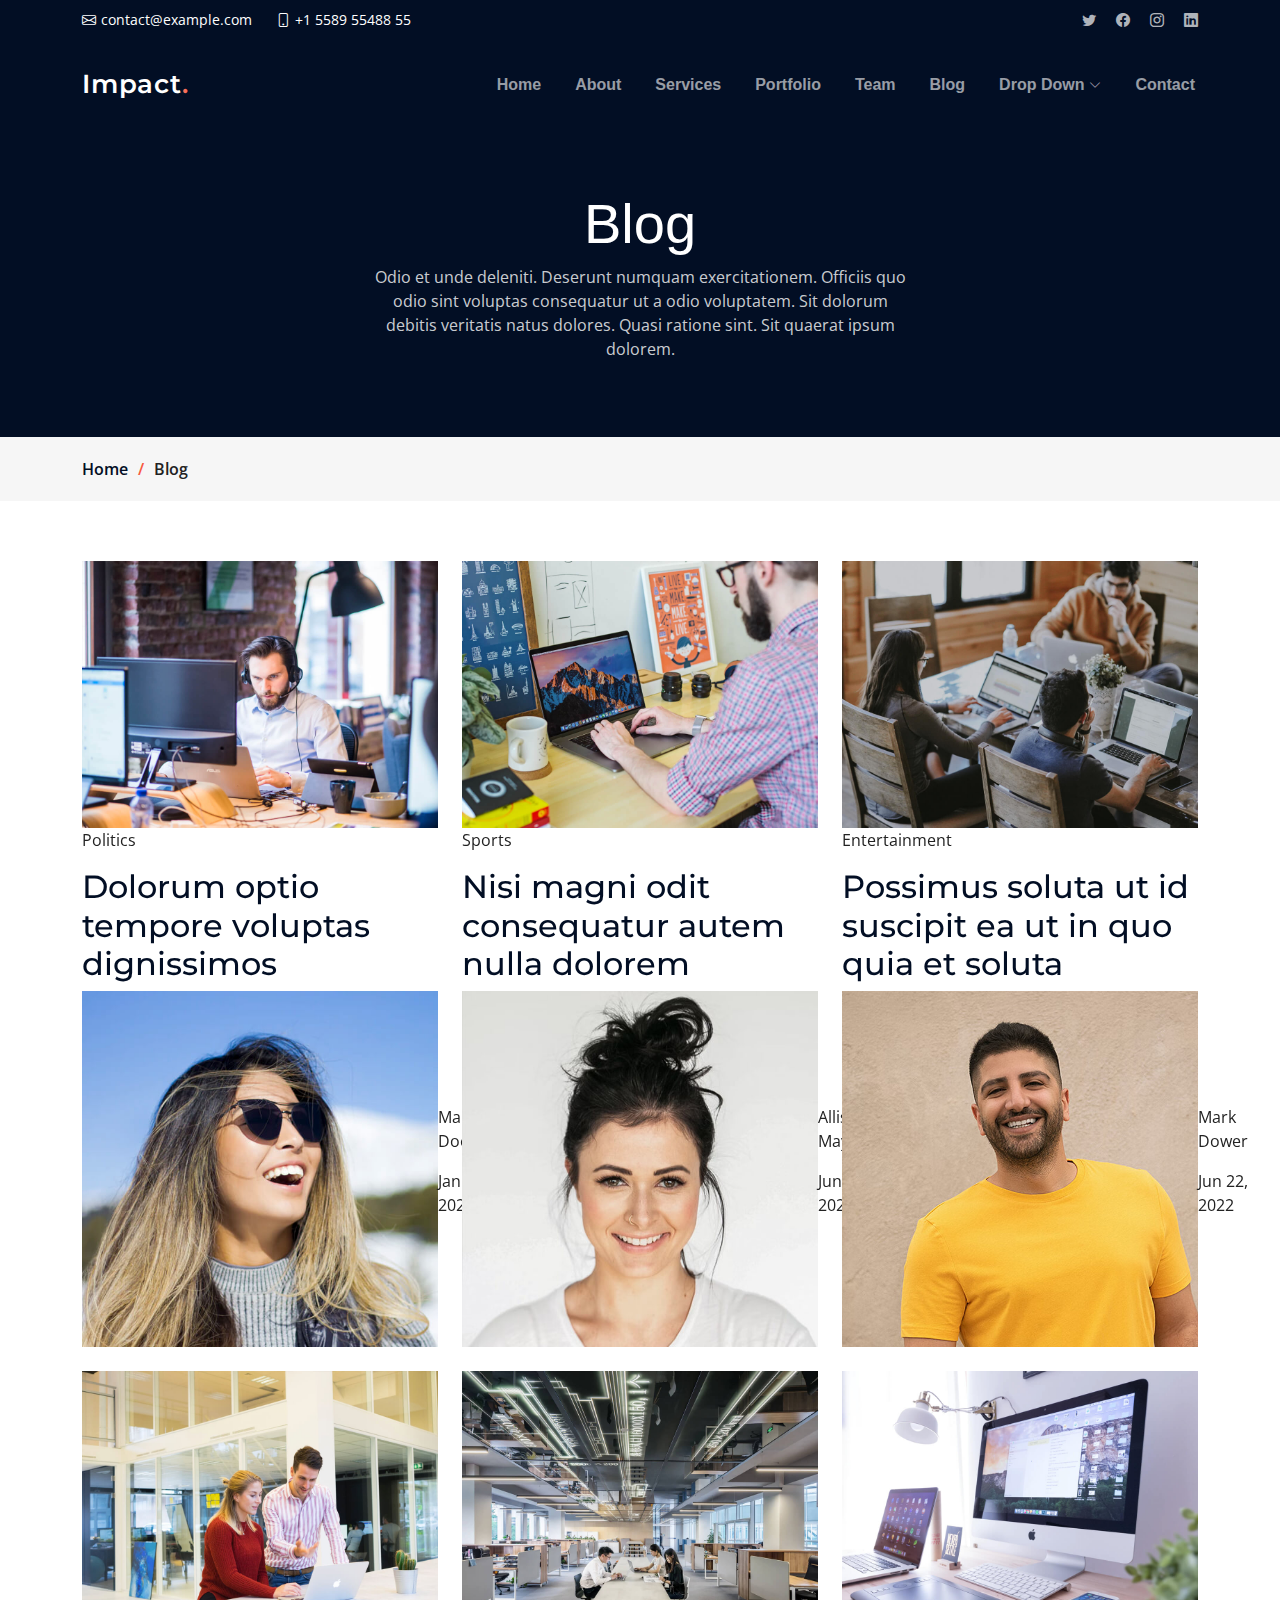
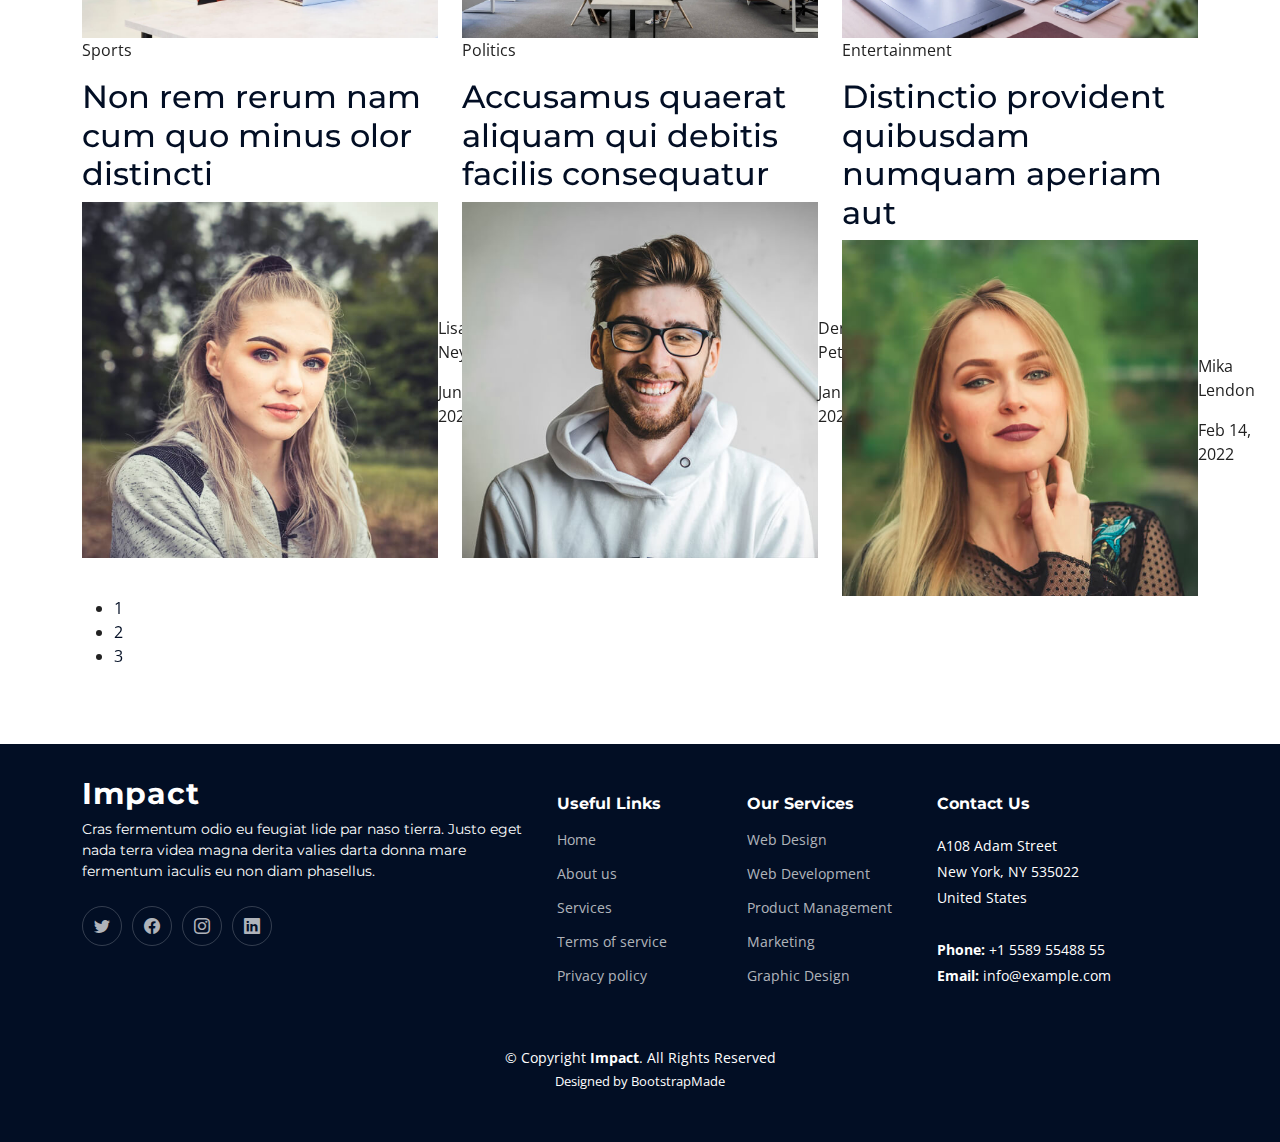
<file: blog.html>
<!DOCTYPE html>
<html lang="en">

<head>
  <meta charset="utf-8">
  <meta content="width=device-width, initial-scale=1.0" name="viewport">

  <title>Impact Bootstrap Template - Blog</title>
  <meta content="" name="description">
  <meta content="" name="keywords">

  <!-- Favicons -->
  <link href="assets/img/favicon.png" rel="icon">
  <link href="assets/img/apple-touch-icon.png" rel="apple-touch-icon">

  <!-- Google Fonts -->
  <link rel="preconnect" href="https://fonts.googleapis.com">
  <link rel="preconnect" href="https://fonts.gstatic.com" crossorigin>
  <link href="https://fonts.googleapis.com/css2?family=Open+Sans:ital,wght@0,300;0,400;0,500;0,600;0,700;1,300;1,400;1,600;1,700&family=Montserrat:ital,wght@0,300;0,400;0,500;0,600;0,700;1,300;1,400;1,500;1,600;1,700&family=Raleway:ital,wght@0,300;0,400;0,500;0,600;0,700;1,300;1,400;1,500;1,600;1,700&display=swap" rel="stylesheet">

  <!-- Vendor CSS Files -->
  <link href="assets/vendor/bootstrap/css/bootstrap.min.css" rel="stylesheet">
  <link href="assets/vendor/bootstrap-icons/bootstrap-icons.css" rel="stylesheet">
  <link href="assets/vendor/aos/aos.css" rel="stylesheet">
  <link href="assets/vendor/glightbox/css/glightbox.min.css" rel="stylesheet">
  <link href="assets/vendor/swiper/swiper-bundle.min.css" rel="stylesheet">

  <!-- Template Main CSS File -->
  <link href="assets/css/main.css" rel="stylesheet">

  <!-- =======================================================
  * Template Name: Impact
  * Updated: Mar 10 2023 with Bootstrap v5.2.3
  * Template URL: https://bootstrapmade.com/impact-bootstrap-business-website-template/
  * Author: BootstrapMade.com
  * License: https://bootstrapmade.com/license/
  ======================================================== -->
</head>

<body>

  <!-- ======= Header ======= -->
  <section id="topbar" class="topbar d-flex align-items-center">
    <div class="container d-flex justify-content-center justify-content-md-between">
      <div class="contact-info d-flex align-items-center">
        <i class="bi bi-envelope d-flex align-items-center"><a href="mailto:contact@example.com">contact@example.com</a></i>
        <i class="bi bi-phone d-flex align-items-center ms-4"><span>+1 5589 55488 55</span></i>
      </div>
      <div class="social-links d-none d-md-flex align-items-center">
        <a href="#" class="twitter"><i class="bi bi-twitter"></i></a>
        <a href="#" class="facebook"><i class="bi bi-facebook"></i></a>
        <a href="#" class="instagram"><i class="bi bi-instagram"></i></a>
        <a href="#" class="linkedin"><i class="bi bi-linkedin"></i></i></a>
      </div>
    </div>
  </section><!-- End Top Bar -->

  <header id="header" class="header d-flex align-items-center">

    <div class="container-fluid container-xl d-flex align-items-center justify-content-between">
      <a href="index.html" class="logo d-flex align-items-center">
        <!-- Uncomment the line below if you also wish to use an image logo -->
        <!-- <img src="assets/img/logo.png" alt=""> -->
        <h1>Impact<span>.</span></h1>
      </a>
      <nav id="navbar" class="navbar">
        <ul>
          <li><a href="#hero">Home</a></li>
          <li><a href="#about">About</a></li>
          <li><a href="#services">Services</a></li>
          <li><a href="#portfolio">Portfolio</a></li>
          <li><a href="#team">Team</a></li>
          <li><a href="blog.html">Blog</a></li>
          <li class="dropdown"><a href="#"><span>Drop Down</span> <i class="bi bi-chevron-down dropdown-indicator"></i></a>
            <ul>
              <li><a href="#">Drop Down 1</a></li>
              <li class="dropdown"><a href="#"><span>Deep Drop Down</span> <i class="bi bi-chevron-down dropdown-indicator"></i></a>
                <ul>
                  <li><a href="#">Deep Drop Down 1</a></li>
                  <li><a href="#">Deep Drop Down 2</a></li>
                  <li><a href="#">Deep Drop Down 3</a></li>
                  <li><a href="#">Deep Drop Down 4</a></li>
                  <li><a href="#">Deep Drop Down 5</a></li>
                </ul>
              </li>
              <li><a href="#">Drop Down 2</a></li>
              <li><a href="#">Drop Down 3</a></li>
              <li><a href="#">Drop Down 4</a></li>
            </ul>
          </li>
          <li><a href="#contact">Contact</a></li>
        </ul>
      </nav><!-- .navbar -->

      <i class="mobile-nav-toggle mobile-nav-show bi bi-list"></i>
      <i class="mobile-nav-toggle mobile-nav-hide d-none bi bi-x"></i>

    </div>
  </header><!-- End Header -->
  <!-- End Header -->

  <main id="main">

    <!-- ======= Breadcrumbs ======= -->
    <div class="breadcrumbs">
      <div class="page-header d-flex align-items-center" style="background-image: url('');">
        <div class="container position-relative">
          <div class="row d-flex justify-content-center">
            <div class="col-lg-6 text-center">
              <h2>Blog</h2>
              <p>Odio et unde deleniti. Deserunt numquam exercitationem. Officiis quo odio sint voluptas consequatur ut a odio voluptatem. Sit dolorum debitis veritatis natus dolores. Quasi ratione sint. Sit quaerat ipsum dolorem.</p>
            </div>
          </div>
        </div>
      </div>
      <nav>
        <div class="container">
          <ol>
            <li><a href="index.html">Home</a></li>
            <li>Blog</li>
          </ol>
        </div>
      </nav>
    </div><!-- End Breadcrumbs -->

    <!-- ======= Blog Section ======= -->
    <section id="blog" class="blog">
      <div class="container" data-aos="fade-up">

        <div class="row gy-4 posts-list">

          <div class="col-xl-4 col-md-6">
            <article>

              <div class="post-img">
                <img src="assets/img/blog/blog-1.jpg" alt="" class="img-fluid">
              </div>

              <p class="post-category">Politics</p>

              <h2 class="title">
                <a href="blog-details.html">Dolorum optio tempore voluptas dignissimos</a>
              </h2>

              <div class="d-flex align-items-center">
                <img src="assets/img/blog/blog-author.jpg" alt="" class="img-fluid post-author-img flex-shrink-0">
                <div class="post-meta">
                  <p class="post-author-list">Maria Doe</p>
                  <p class="post-date">
                    <time datetime="2022-01-01">Jan 1, 2022</time>
                  </p>
                </div>
              </div>

            </article>
          </div><!-- End post list item -->

          <div class="col-xl-4 col-md-6">
            <article>

              <div class="post-img">
                <img src="assets/img/blog/blog-2.jpg" alt="" class="img-fluid">
              </div>

              <p class="post-category">Sports</p>

              <h2 class="title">
                <a href="blog-details.html">Nisi magni odit consequatur autem nulla dolorem</a>
              </h2>

              <div class="d-flex align-items-center">
                <img src="assets/img/blog/blog-author-2.jpg" alt="" class="img-fluid post-author-img flex-shrink-0">
                <div class="post-meta">
                  <p class="post-author-list">Allisa Mayer</p>
                  <p class="post-date">
                    <time datetime="2022-01-01">Jun 5, 2022</time>
                  </p>
                </div>
              </div>

            </article>
          </div><!-- End post list item -->

          <div class="col-xl-4 col-md-6">
            <article>

              <div class="post-img">
                <img src="assets/img/blog/blog-3.jpg" alt="" class="img-fluid">
              </div>

              <p class="post-category">Entertainment</p>

              <h2 class="title">
                <a href="blog-details.html">Possimus soluta ut id suscipit ea ut in quo quia et soluta</a>
              </h2>

              <div class="d-flex align-items-center">
                <img src="assets/img/blog/blog-author-3.jpg" alt="" class="img-fluid post-author-img flex-shrink-0">
                <div class="post-meta">
                  <p class="post-author-list">Mark Dower</p>
                  <p class="post-date">
                    <time datetime="2022-01-01">Jun 22, 2022</time>
                  </p>
                </div>
              </div>

            </article>
          </div><!-- End post list item -->

          <div class="col-xl-4 col-md-6">
            <article>

              <div class="post-img">
                <img src="assets/img/blog/blog-4.jpg" alt="" class="img-fluid">
              </div>

              <p class="post-category">Sports</p>

              <h2 class="title">
                <a href="blog-details.html">Non rem rerum nam cum quo minus olor distincti</a>
              </h2>

              <div class="d-flex align-items-center">
                <img src="assets/img/blog/blog-author-4.jpg" alt="" class="img-fluid post-author-img flex-shrink-0">
                <div class="post-meta">
                  <p class="post-author-list">Lisa Neymar</p>
                  <p class="post-date">
                    <time datetime="2022-01-01">Jun 30, 2022</time>
                  </p>
                </div>
              </div>

            </article>
          </div><!-- End post list item -->

          <div class="col-xl-4 col-md-6">
            <article>

              <div class="post-img">
                <img src="assets/img/blog/blog-5.jpg" alt="" class="img-fluid">
              </div>

              <p class="post-category">Politics</p>

              <h2 class="title">
                <a href="blog-details.html">Accusamus quaerat aliquam qui debitis facilis consequatur</a>
              </h2>

              <div class="d-flex align-items-center">
                <img src="assets/img/blog/blog-author-5.jpg" alt="" class="img-fluid post-author-img flex-shrink-0">
                <div class="post-meta">
                  <p class="post-author-list">Denis Peterson</p>
                  <p class="post-date">
                    <time datetime="2022-01-01">Jan 30, 2022</time>
                  </p>
                </div>
              </div>

            </article>
          </div><!-- End post list item -->

          <div class="col-xl-4 col-md-6">
            <article>

              <div class="post-img">
                <img src="assets/img/blog/blog-6.jpg" alt="" class="img-fluid">
              </div>

              <p class="post-category">Entertainment</p>

              <h2 class="title">
                <a href="blog-details.html">Distinctio provident quibusdam numquam aperiam aut</a>
              </h2>

              <div class="d-flex align-items-center">
                <img src="assets/img/blog/blog-author-6.jpg" alt="" class="img-fluid post-author-img flex-shrink-0">
                <div class="post-meta">
                  <p class="post-author-list">Mika Lendon</p>
                  <p class="post-date">
                    <time datetime="2022-01-01">Feb 14, 2022</time>
                  </p>
                </div>
              </div>

            </article>
          </div><!-- End post list item -->

        </div><!-- End blog posts list -->

        <div class="blog-pagination">
          <ul class="justify-content-center">
            <li><a href="#">1</a></li>
            <li class="active"><a href="#">2</a></li>
            <li><a href="#">3</a></li>
          </ul>
        </div><!-- End blog pagination -->

      </div>
    </section><!-- End Blog Section -->

  </main><!-- End #main -->

  <!-- ======= Footer ======= -->
  <footer id="footer" class="footer">

    <div class="container">
      <div class="row gy-4">
        <div class="col-lg-5 col-md-12 footer-info">
          <a href="index.html" class="logo d-flex align-items-center">
            <span>Impact</span>
          </a>
          <p>Cras fermentum odio eu feugiat lide par naso tierra. Justo eget nada terra videa magna derita valies darta donna mare fermentum iaculis eu non diam phasellus.</p>
          <div class="social-links d-flex mt-4">
            <a href="#" class="twitter"><i class="bi bi-twitter"></i></a>
            <a href="#" class="facebook"><i class="bi bi-facebook"></i></a>
            <a href="#" class="instagram"><i class="bi bi-instagram"></i></a>
            <a href="#" class="linkedin"><i class="bi bi-linkedin"></i></a>
          </div>
        </div>

        <div class="col-lg-2 col-6 footer-links">
          <h4>Useful Links</h4>
          <ul>
            <li><a href="#">Home</a></li>
            <li><a href="#">About us</a></li>
            <li><a href="#">Services</a></li>
            <li><a href="#">Terms of service</a></li>
            <li><a href="#">Privacy policy</a></li>
          </ul>
        </div>

        <div class="col-lg-2 col-6 footer-links">
          <h4>Our Services</h4>
          <ul>
            <li><a href="#">Web Design</a></li>
            <li><a href="#">Web Development</a></li>
            <li><a href="#">Product Management</a></li>
            <li><a href="#">Marketing</a></li>
            <li><a href="#">Graphic Design</a></li>
          </ul>
        </div>

        <div class="col-lg-3 col-md-12 footer-contact text-center text-md-start">
          <h4>Contact Us</h4>
          <p>
            A108 Adam Street <br>
            New York, NY 535022<br>
            United States <br><br>
            <strong>Phone:</strong> +1 5589 55488 55<br>
            <strong>Email:</strong> info@example.com<br>
          </p>

        </div>

      </div>
    </div>

    <div class="container mt-4">
      <div class="copyright">
        &copy; Copyright <strong><span>Impact</span></strong>. All Rights Reserved
      </div>
      <div class="credits">
        <!-- All the links in the footer should remain intact. -->
        <!-- You can delete the links only if you purchased the pro version. -->
        <!-- Licensing information: https://bootstrapmade.com/license/ -->
        <!-- Purchase the pro version with working PHP/AJAX contact form: https://bootstrapmade.com/impact-bootstrap-business-website-template/ -->
        Designed by <a href="https://bootstrapmade.com/">BootstrapMade</a>
      </div>
    </div>

  </footer><!-- End Footer -->
  <!-- End Footer -->

  <a href="#" class="scroll-top d-flex align-items-center justify-content-center"><i class="bi bi-arrow-up-short"></i></a>

  <div id="preloader"></div>

  <!-- Vendor JS Files -->
  <script src="assets/vendor/bootstrap/js/bootstrap.bundle.min.js"></script>
  <script src="assets/vendor/aos/aos.js"></script>
  <script src="assets/vendor/glightbox/js/glightbox.min.js"></script>
  <script src="assets/vendor/purecounter/purecounter_vanilla.js"></script>
  <script src="assets/vendor/swiper/swiper-bundle.min.js"></script>
  <script src="assets/vendor/isotope-layout/isotope.pkgd.min.js"></script>
  <script src="assets/vendor/php-email-form/validate.js"></script>

  <!-- Template Main JS File -->
  <script src="assets/js/main.js"></script>

</body>

</html>
</file>
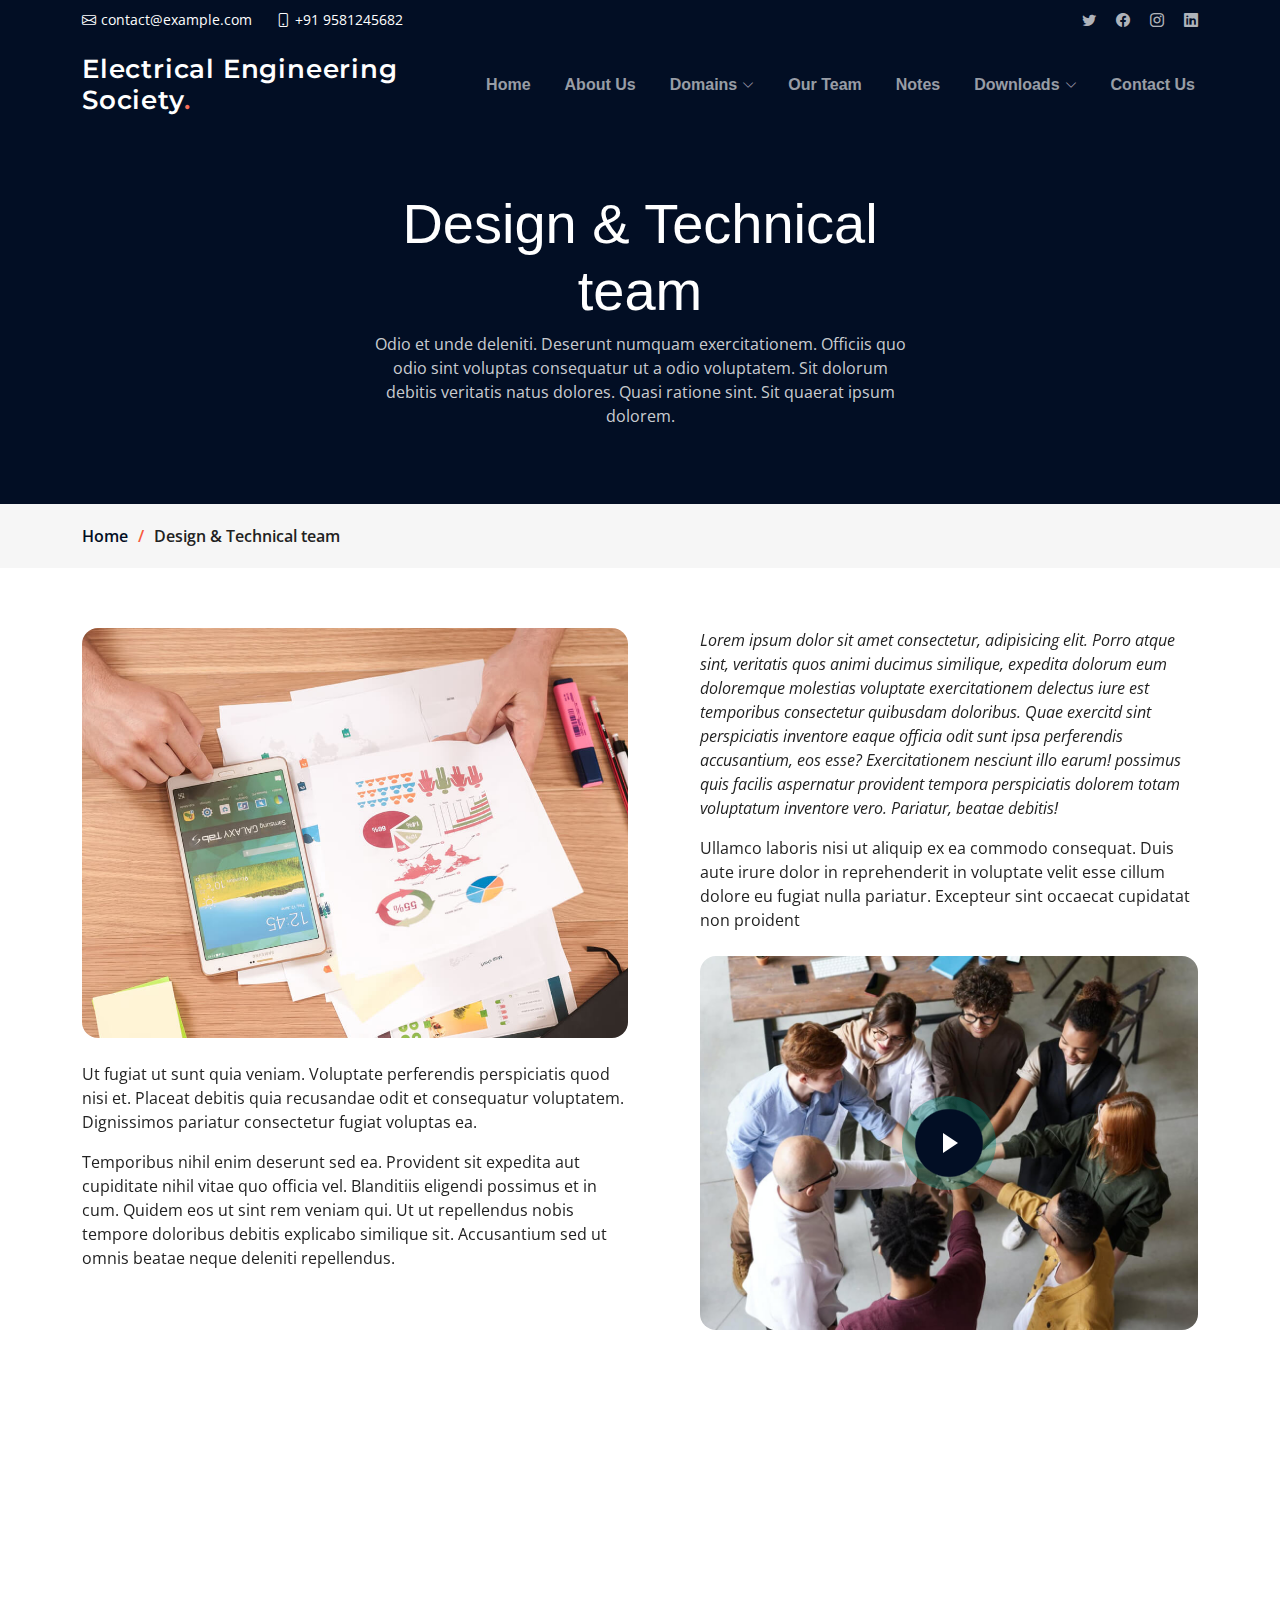
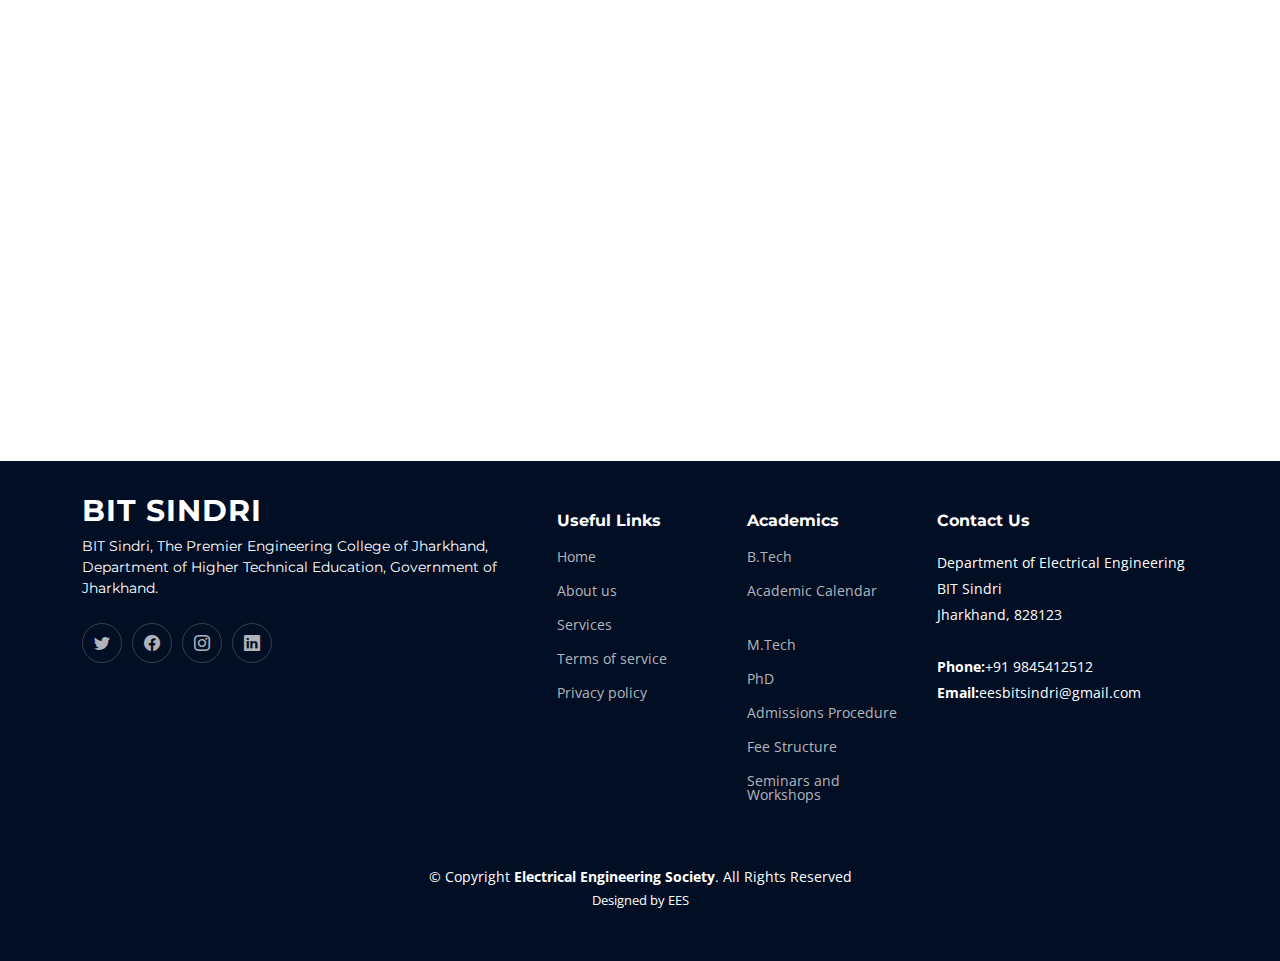
<file: design-team.html>
<!DOCTYPE html>
<html lang="en">

<head>
  <meta charset="utf-8">
  <meta content="width=device-width, initial-scale=1.0" name="viewport">

  <title>Electrical Engineering Society</title>
  <meta content="" name="description">
  <meta content="" name="keywords">

  <!-- Favicons -->
  <link href="assets/img/ees favicon.png" rel="icon">
  <link href="assets/img/apple-touch-icon.png" rel="apple-touch-icon">

  <!-- Google Fonts -->
  <link rel="preconnect" href="https://fonts.googleapis.com">
  <link rel="preconnect" href="https://fonts.gstatic.com" crossorigin>
  <link href="https://fonts.googleapis.com/css2?family=Open+Sans:ital,wght@0,300;0,400;0,500;0,600;0,700;1,300;1,400;1,600;1,700&family=Montserrat:ital,wght@0,300;0,400;0,500;0,600;0,700;1,300;1,400;1,500;1,600;1,700&family=Raleway:ital,wght@0,300;0,400;0,500;0,600;0,700;1,300;1,400;1,500;1,600;1,700&display=swap" rel="stylesheet">

  <!-- Vendor CSS Files -->
  <link href="assets/vendor/bootstrap/css/bootstrap.min.css" rel="stylesheet">
  <link href="assets/vendor/bootstrap-icons/bootstrap-icons.css" rel="stylesheet">
  <link href="assets/vendor/aos/aos.css" rel="stylesheet">
  <link href="assets/vendor/glightbox/css/glightbox.min.css" rel="stylesheet">
  <link href="assets/vendor/swiper/swiper-bundle.min.css" rel="stylesheet">
  <link href="assets/css/main.css" rel="stylesheet">
</head>

<body>
  <section id="topbar" class="topbar d-flex align-items-center">
    <div class="container d-flex justify-content-center justify-content-md-between">
      <div class="contact-info d-flex align-items-center">
        <i class="bi bi-envelope d-flex align-items-center"><a href="mailto:contact@example.com">contact@example.com</a></i>
        <i class="bi bi-phone d-flex align-items-center ms-4"><span>+91 9581245682</span></i>
      </div>
      <div class="social-links d-none d-md-flex align-items-center">
        <a href="#" class="twitter"><i class="bi bi-twitter" target="_blank"></i></a>
        <a href="https://m.facebook.com/103285341559615/" target="_blank" class="facebook"><i class="bi bi-facebook"></i></a>
        <a href="https://www.instagram.com/ees.bitsindri/?igshid=YmMyMTLinks%3D" target="_blank" class="instagram"><i class="bi bi-instagram"></i></a>
        <a href="https://www.linkedin.com/company/electrical-engineering-society-bit-sindri/" target="_blank" class="linkedin"><i class="bi bi-linkedin"></i></i></a>
      </div>
    </div>
  </section>

  <header id="header" class="header d-flex align-items-center">

    <div class="container-fluid container-xl d-flex align-items-center justify-content-between">
      <a href="index.html" class="logo d-flex align-items-center">
        <h1>Electrical Engineering Society<span>.</span></h1>
      </a>
      <nav class="navbar">
        <ul>
          <li><a href="index.html">Home</a></li>
          <li><a href="#about">About Us</a></li>
          <li class="dropdown"><a href="#"><span>Domains</span> <i class="bi bi-chevron-down dropdown-indicator"></i></a>
            <ul>
              <li><a href="alumni-interaction.html">Alumni Interaction Team</a></li>
              <li><a href="design-team.html">Design & Technical Team</a></li>
              <li><a href="research-team.html">Research & Project Advancement Team</a></li>
              <li><a href="training-team.html">Training & Development Team</a></li>
              <li><a href="event-team.html">Event Coordination Team</a></li>
              <li><a href="editorial.html">Editorial Team</a></li>
              <li><a href="sports-team.html">Sports & Cultural Team</a></li>
            </ul>
          </li>
          <li><a href="team.html">Our Team</a></li>
          <li><a href="notes.html">Notes</a></li>
          <li class="dropdown"><a href="#"><span>Downloads</span> <i class="bi bi-chevron-down dropdown-indicator"></i></a>
            <ul>
              <li><a href="#">Notice Regarding Internship</a></li>
              <li><a href="#">Notice Regarding Internship</a></li>
              <li><a href="#">Notice Regarding Internship</a></li>
              <li><a href="#">Notice Regarding Internship</a></li>
            </ul>
          </li>
          <li><a href="#contact">Contact Us</a></li>
        </ul>
      </nav>
      <i class="mobile-nav-toggle mobile-nav-show bi bi-list"></i>
      <i class="mobile-nav-toggle mobile-nav-hide d-none bi bi-x"></i>
    </div>
  </header>
  <main id="main">
    <div class="breadcrumbs">
      <div class="page-header d-flex align-items-center" style="background-image: url('');">
        <div class="container position-relative">
          <div class="row d-flex justify-content-center">
            <div class="col-lg-6 text-center">
              <h2>Design & Technical team</h2>
              <p>Odio et unde deleniti. Deserunt numquam exercitationem. Officiis quo odio sint voluptas consequatur ut a odio voluptatem. Sit dolorum debitis veritatis natus dolores. Quasi ratione sint. Sit quaerat ipsum dolorem.</p>
            </div>
          </div>
        </div>
      </div>
      <nav>
        <div class="container">
          <ol>
            <li><a href="index.html">Home</a></li>
            <li>Design & Technical team</li>
          </ol>
        </div>
      </nav>
    </div>
    <section id="about" class="about">
      <div class="container" data-aos="fade-up">
        <div class="row gy-4">
          <div class="col-lg-6">
            <img src="assets/img/about.jpg" class="img-fluid rounded-4 mb-4" alt="">
            <p>Ut fugiat ut sunt quia veniam. Voluptate perferendis perspiciatis quod nisi et. Placeat debitis quia recusandae odit et consequatur voluptatem. Dignissimos pariatur consectetur fugiat voluptas ea.</p>
            <p>Temporibus nihil enim deserunt sed ea. Provident sit expedita aut cupiditate nihil vitae quo officia vel. Blanditiis eligendi possimus et in cum. Quidem eos ut sint rem veniam qui. Ut ut repellendus nobis tempore doloribus debitis explicabo similique sit. Accusantium sed ut omnis beatae neque deleniti repellendus.</p>
          </div>
          <div class="col-lg-6">
            <div class="content ps-0 ps-lg-5">
              <p class="fst-italic">
                Lorem ipsum dolor sit amet consectetur, adipisicing elit. Porro atque sint, veritatis quos animi ducimus similique, expedita dolorum eum doloremque molestias voluptate exercitationem delectus iure est temporibus consectetur quibusdam doloribus.
                Quae exercitd sint perspiciatis inventore eaque officia odit sunt ipsa perferendis accusantium, eos esse? Exercitationem nesciunt illo earum!
                possimus quis facilis aspernatur provident tempora perspiciatis dolorem totam voluptatum inventore vero. Pariatur, beatae debitis!
              </p>
              <p>
                Ullamco laboris nisi ut aliquip ex ea commodo consequat. Duis aute irure dolor in reprehenderit in voluptate
                velit esse cillum dolore eu fugiat nulla pariatur. Excepteur sint occaecat cupidatat non proident
              </p>

              <div class="position-relative mt-4">
                <img src="assets/img/about-2.jpg" class="img-fluid rounded-4" alt="">
                <a href="https://www.youtube.com/watch?v=ZJm7AJ6Yo0o" class="glightbox play-btn"></a>
              </div>
            </div>
          </div>
        </div>
      </div>
    </section>
    <section class="team">
      <div class="container" data-aos="fade-up">
        <div class="section-header">
          <h2>Active Members</h2>
          <p>Nulla dolorum nulla nesciunt rerum facere sed ut inventore quam porro nihil id ratione ea sunt quis dolorem dolore earum</p>
        </div>
        <div class="row gy-4">
          <div class="col-xl-3 col-md-6 d-flex" data-aos="fade-up" data-aos-delay="100">
            <div class="member">
              <img src="assets/img/team/team-1.jpg" class="img-fluid" alt="">
              <h4>Walter White</h4>
              <span>Alumni Interaction</span>
              <div class="social">
                <a href=""><i class="bi bi-twitter"></i></a>
                <a href=""><i class="bi bi-facebook"></i></a>
                <a href=""><i class="bi bi-instagram"></i></a>
                <a href=""><i class="bi bi-linkedin"></i></a>
              </div>
            </div>
          </div>
          <div class="col-xl-3 col-md-6 d-flex" data-aos="fade-up" data-aos-delay="200">
            <div class="member">
              <img src="assets/img/team/team-2.jpg" class="img-fluid" alt="">
              <h4>Sarah Jhinson</h4>
              <span>Alumni Interaction</span>
              <div class="social">
                <a href=""><i class="bi bi-twitter"></i></a>
                <a href=""><i class="bi bi-facebook"></i></a>
                <a href=""><i class="bi bi-instagram"></i></a>
                <a href=""><i class="bi bi-linkedin"></i></a>
              </div>
            </div>
          </div>

          <div class="col-xl-3 col-md-6 d-flex" data-aos="fade-up" data-aos-delay="300">
            <div class="member">
              <img src="assets/img/team/team-3.jpg" class="img-fluid" alt="">
              <h4>William Anderson</h4>
              <span>Alumni Interaction</span>
              <div class="social">
                <a href=""><i class="bi bi-twitter"></i></a>
                <a href=""><i class="bi bi-facebook"></i></a>
                <a href=""><i class="bi bi-instagram"></i></a>
                <a href=""><i class="bi bi-linkedin"></i></a>
              </div>
            </div>
          </div>
          <div class="col-xl-3 col-md-6 d-flex" data-aos="fade-up" data-aos-delay="400">
            <div class="member">
              <img src="assets/img/team/team-4.jpg" class="img-fluid" alt="">
              <h4>Amanda Jepson</h4>
              <span>Alumni Interaction</span>
              <div class="social">
                <a href=""><i class="bi bi-twitter"></i></a>
                <a href=""><i class="bi bi-facebook"></i></a>
                <a href=""><i class="bi bi-instagram"></i></a>
                <a href=""><i class="bi bi-linkedin"></i></a>
              </div>
            </div>
          </div>
        </div>
      </div>
    </section>
  </main>
  <footer id="footer" class="footer">
    <div class="container">
      <div class="row gy-4">
        <div class="col-lg-5 col-md-12 footer-info">
          <a href="index.html" class="logo d-flex align-items-center">
            <span>BIT SINDRI</span>
          </a>
          <p>BIT Sindri, The Premier Engineering College of Jharkhand, Department of Higher Technical Education, Government of Jharkhand.</p>
          <div class="social-links d-flex mt-4">
            <a href="#" class="twitter"><i class="bi bi-twitter"></i></a>
            <a href="#" class="facebook"><i class="bi bi-facebook"></i></a>
            <a href="#" class="instagram"><i class="bi bi-instagram"></i></a>
            <a href="#" class="linkedin"><i class="bi bi-linkedin"></i></a>
          </div>
        </div>
        <div class="col-lg-2 col-6 footer-links">
          <h4>Useful Links</h4>
          <ul>
            <li><a href="#">Home</a></li>
            <li><a href="#">About us</a></li>
            <li><a href="#">Services</a></li>
            <li><a href="#">Terms of service</a></li>
            <li><a href="#">Privacy policy</a></li>
          </ul>
        </div>
        <div class="col-lg-2 col-6 footer-links">
          <h4>Academics</h4>
          <ul>
            <li><a href="#">B.Tech</a></li>
            <li><a href="#">Academic Calendar</a><li>
            <li><a href="#">M.Tech</a></li>
            <li><a href="#">PhD</a></li>
            <li><a href="#">Admissions Procedure</a></li>
            <li><a href="#"> Fee Structure</a></li>
            <li><a href="#">Seminars and Workshops</a></li>
          </ul>
        </div>
        <div class="col-lg-3 col-md-12 footer-contact text-center text-md-start">
          <h4>Contact Us</h4>
          <p>
            Department of Electrical Engineering <br>
            BIT Sindri<br>
            Jharkhand, 828123<br><br>
            <strong>Phone:</strong>+91 9845412512<br>
            <strong>Email:</strong>eesbitsindri@gmail.com<br>
          </p>
        </div>
      </div>
    </div>
    <div class="container mt-4">
      <div class="copyright">
        &copy; Copyright <strong><span>Electrical Engineering Society</span></strong>. All Rights Reserved
      </div>
      <div class="credits">
        Designed by <a href="https://bootstrapmade.com/">EES</a>
      </div>
    </div>

  </footer>
  <a href="#" class="scroll-top d-flex align-items-center justify-content-center"><i class="bi bi-arrow-up-short"></i></a>
  <div id="preloader"></div>
  <script src="assets/vendor/bootstrap/js/bootstrap.bundle.min.js"></script>
  <script src="assets/vendor/aos/aos.js"></script>
  <script src="assets/vendor/glightbox/js/glightbox.min.js"></script>
  <script src="assets/vendor/purecounter/purecounter_vanilla.js"></script>
  <script src="assets/vendor/swiper/swiper-bundle.min.js"></script>
  <script src="assets/vendor/isotope-layout/isotope.pkgd.min.js"></script>
  <script src="assets/vendor/php-email-form/validate.js"></script>
  <script src="assets/js/main.js"></script>
</body>
</html>
</file>
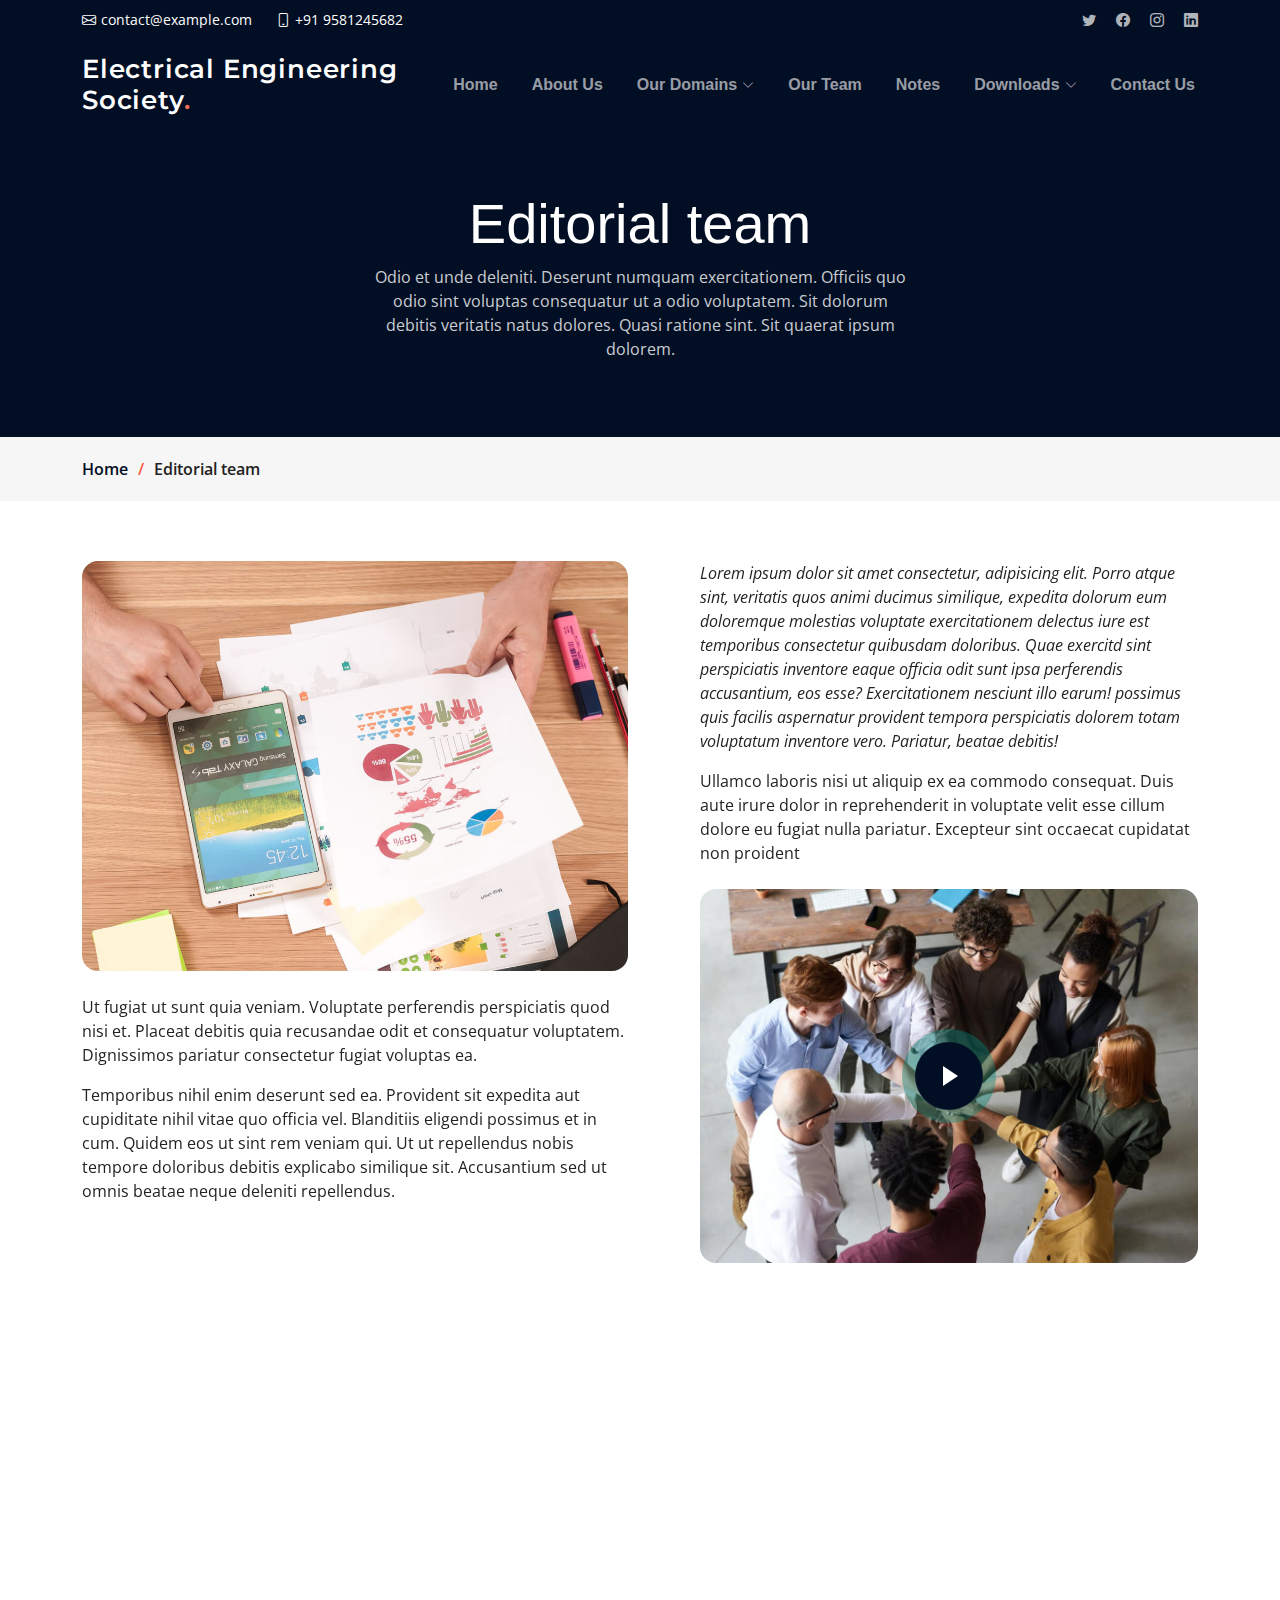
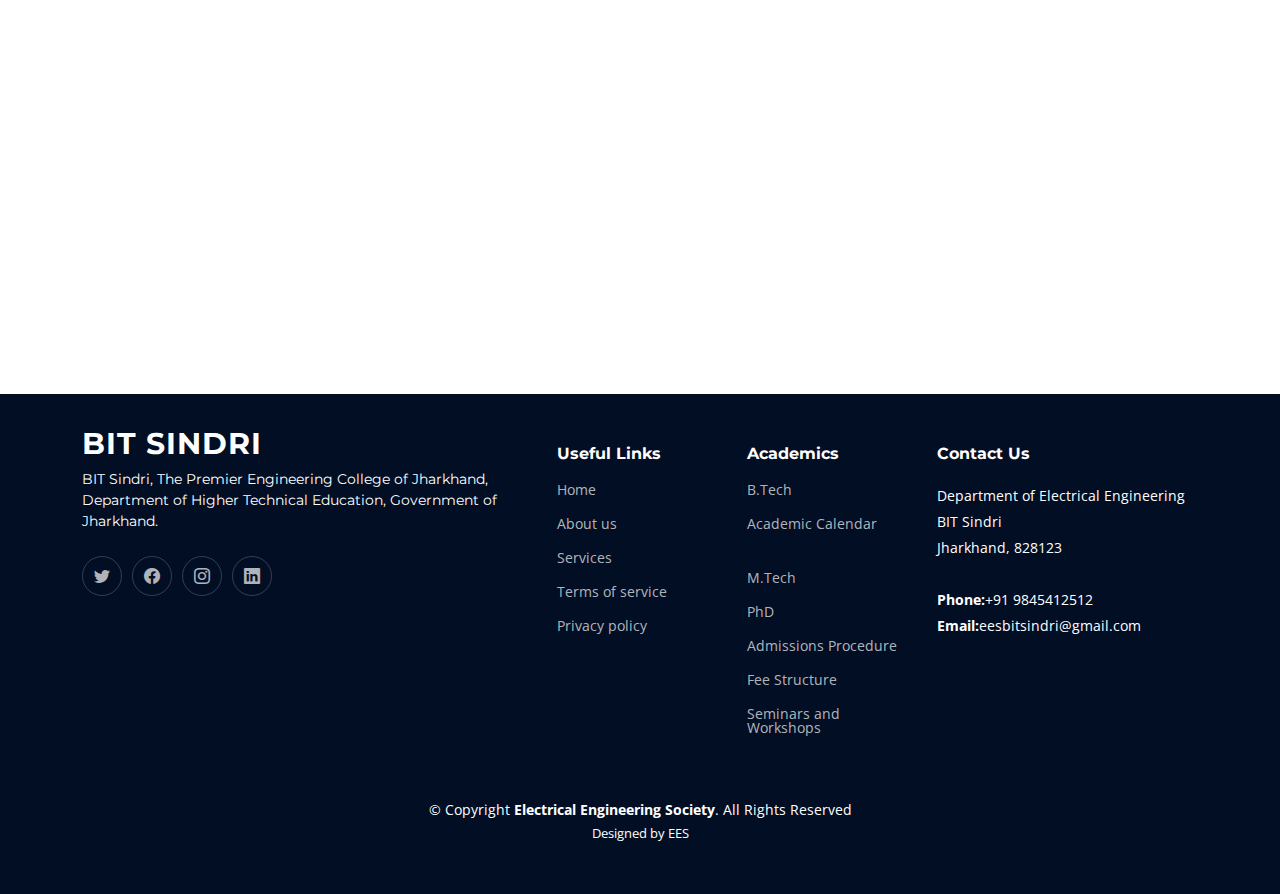
<file: editorial.html>
<!DOCTYPE html>
<html lang="en">

<head>
  <meta charset="utf-8">
  <meta content="width=device-width, initial-scale=1.0" name="viewport">

  <title>Electrical Engineering Society</title>
  <meta content="" name="description">
  <meta content="" name="keywords">

  <!-- Favicons -->
  <link href="assets/img/ees favicon.png" rel="icon">
  <link href="assets/img/apple-touch-icon.png" rel="apple-touch-icon">

  <!-- Google Fonts -->
  <link rel="preconnect" href="https://fonts.googleapis.com">
  <link rel="preconnect" href="https://fonts.gstatic.com" crossorigin>
  <link href="https://fonts.googleapis.com/css2?family=Open+Sans:ital,wght@0,300;0,400;0,500;0,600;0,700;1,300;1,400;1,600;1,700&family=Montserrat:ital,wght@0,300;0,400;0,500;0,600;0,700;1,300;1,400;1,500;1,600;1,700&family=Raleway:ital,wght@0,300;0,400;0,500;0,600;0,700;1,300;1,400;1,500;1,600;1,700&display=swap" rel="stylesheet">

  <!-- Vendor CSS Files -->
  <link href="assets/vendor/bootstrap/css/bootstrap.min.css" rel="stylesheet">
  <link href="assets/vendor/bootstrap-icons/bootstrap-icons.css" rel="stylesheet">
  <link href="assets/vendor/aos/aos.css" rel="stylesheet">
  <link href="assets/vendor/glightbox/css/glightbox.min.css" rel="stylesheet">
  <link href="assets/vendor/swiper/swiper-bundle.min.css" rel="stylesheet">
  <link href="assets/css/main.css" rel="stylesheet">
</head>

<body>
  <section id="topbar" class="topbar d-flex align-items-center">
    <div class="container d-flex justify-content-center justify-content-md-between">
      <div class="contact-info d-flex align-items-center">
        <i class="bi bi-envelope d-flex align-items-center"><a href="mailto:contact@example.com">contact@example.com</a></i>
        <i class="bi bi-phone d-flex align-items-center ms-4"><span>+91 9581245682</span></i>
      </div>
      <div class="social-links d-none d-md-flex align-items-center">
        <a href="#" class="twitter"><i class="bi bi-twitter" target="_blank"></i></a>
        <a href="https://m.facebook.com/103285341559615/" target="_blank" class="facebook"><i class="bi bi-facebook"></i></a>
        <a href="https://www.instagram.com/ees.bitsindri/?igshid=YmMyMTLinks%3D" target="_blank" class="instagram"><i class="bi bi-instagram"></i></a>
        <a href="https://www.linkedin.com/company/electrical-engineering-society-bit-sindri/" target="_blank" class="linkedin"><i class="bi bi-linkedin"></i></i></a>
      </div>
    </div>
  </section>

  <header id="header" class="header d-flex align-items-center">

    <div class="container-fluid container-xl d-flex align-items-center justify-content-between">
      <a href="index.html" class="logo d-flex align-items-center">
        <h1>Electrical Engineering Society<span>.</span></h1>
      </a>
      <nav class="navbar">
        <ul>
          <li><a href="index.html">Home</a></li>
          <li><a href="#about">About Us</a></li>
          <li class="dropdown"><a href="#"><span>Our Domains</span> <i class="bi bi-chevron-down dropdown-indicator"></i></a>
            <ul>
              <li><a href="alumni-interaction.html">Alumni Interaction Team</a></li>
              <li><a href="design-team.html">Design & Technical Team</a></li>
              <li><a href="research-team.html">Research & Project Advancement Team</a></li>
              <li><a href="training-team.html">Training & Development Team</a></li>
              <li><a href="event-team.html">Event Coordination Team</a></li>
              <li><a href="editorial.html">Editorial Team</a></li>
              <li><a href="sports-team.html">Sports & Cultural Team</a></li>
            </ul>
          </li>
          <li><a href="team.html">Our Team</a></li>
          <li><a href="notes.html">Notes</a></li>
          <li class="dropdown"><a href="#"><span>Downloads</span> <i class="bi bi-chevron-down dropdown-indicator"></i></a>
            <ul>
              <li><a href="#">Notice Regarding Internship</a></li>
              <li><a href="#">Notice Regarding Internship</a></li>
              <li><a href="#">Notice Regarding Internship</a></li>
              <li><a href="#">Notice Regarding Internship</a></li>
            </ul>
          </li>
          <li><a href="#contact">Contact Us</a></li>
        </ul>
      </nav>
      <i class="mobile-nav-toggle mobile-nav-show bi bi-list"></i>
      <i class="mobile-nav-toggle mobile-nav-hide d-none bi bi-x"></i>
    </div>
  </header>
  <main id="main">
    <div class="breadcrumbs">
      <div class="page-header d-flex align-items-center" style="background-image: url('');">
        <div class="container position-relative">
          <div class="row d-flex justify-content-center">
            <div class="col-lg-6 text-center">
              <h2>Editorial team</h2>
              <p>Odio et unde deleniti. Deserunt numquam exercitationem. Officiis quo odio sint voluptas consequatur ut a odio voluptatem. Sit dolorum debitis veritatis natus dolores. Quasi ratione sint. Sit quaerat ipsum dolorem.</p>
            </div>
          </div>
        </div>
      </div>
      <nav>
        <div class="container">
          <ol>
            <li><a href="index.html">Home</a></li>
            <li>Editorial team</li>
          </ol>
        </div>
      </nav>
    </div>
    <section id="about" class="about">
      <div class="container" data-aos="fade-up">
        <div class="row gy-4">
          <div class="col-lg-6">
            <img src="assets/img/about.jpg" class="img-fluid rounded-4 mb-4" alt="">
            <p>Ut fugiat ut sunt quia veniam. Voluptate perferendis perspiciatis quod nisi et. Placeat debitis quia recusandae odit et consequatur voluptatem. Dignissimos pariatur consectetur fugiat voluptas ea.</p>
            <p>Temporibus nihil enim deserunt sed ea. Provident sit expedita aut cupiditate nihil vitae quo officia vel. Blanditiis eligendi possimus et in cum. Quidem eos ut sint rem veniam qui. Ut ut repellendus nobis tempore doloribus debitis explicabo similique sit. Accusantium sed ut omnis beatae neque deleniti repellendus.</p>
          </div>
          <div class="col-lg-6">
            <div class="content ps-0 ps-lg-5">
              <p class="fst-italic">
                Lorem ipsum dolor sit amet consectetur, adipisicing elit. Porro atque sint, veritatis quos animi ducimus similique, expedita dolorum eum doloremque molestias voluptate exercitationem delectus iure est temporibus consectetur quibusdam doloribus.
                Quae exercitd sint perspiciatis inventore eaque officia odit sunt ipsa perferendis accusantium, eos esse? Exercitationem nesciunt illo earum!
                possimus quis facilis aspernatur provident tempora perspiciatis dolorem totam voluptatum inventore vero. Pariatur, beatae debitis!
              </p>
              <p>
                Ullamco laboris nisi ut aliquip ex ea commodo consequat. Duis aute irure dolor in reprehenderit in voluptate
                velit esse cillum dolore eu fugiat nulla pariatur. Excepteur sint occaecat cupidatat non proident
              </p>

              <div class="position-relative mt-4">
                <img src="assets/img/about-2.jpg" class="img-fluid rounded-4" alt="">
                <a href="https://www.youtube.com/watch?v=ZJm7AJ6Yo0o" class="glightbox play-btn"></a>
              </div>
            </div>
          </div>
        </div>
      </div>
    </section>
    <section class="team">
      <div class="container" data-aos="fade-up">
        <div class="section-header">
          <h2>Active Members</h2>
          <p>Nulla dolorum nulla nesciunt rerum facere sed ut inventore quam porro nihil id ratione ea sunt quis dolorem dolore earum</p>
        </div>
        <div class="row gy-4">
          <div class="col-xl-3 col-md-6 d-flex" data-aos="fade-up" data-aos-delay="100">
            <div class="member">
              <img src="assets/img/team/team-1.jpg" class="img-fluid" alt="">
              <h4>Walter White</h4>
              <span>Alumni Interaction</span>
              <div class="social">
                <a href=""><i class="bi bi-twitter"></i></a>
                <a href=""><i class="bi bi-facebook"></i></a>
                <a href=""><i class="bi bi-instagram"></i></a>
                <a href=""><i class="bi bi-linkedin"></i></a>
              </div>
            </div>
          </div>
          <div class="col-xl-3 col-md-6 d-flex" data-aos="fade-up" data-aos-delay="200">
            <div class="member">
              <img src="assets/img/team/team-2.jpg" class="img-fluid" alt="">
              <h4>Sarah Jhinson</h4>
              <span>Alumni Interaction</span>
              <div class="social">
                <a href=""><i class="bi bi-twitter"></i></a>
                <a href=""><i class="bi bi-facebook"></i></a>
                <a href=""><i class="bi bi-instagram"></i></a>
                <a href=""><i class="bi bi-linkedin"></i></a>
              </div>
            </div>
          </div>

          <div class="col-xl-3 col-md-6 d-flex" data-aos="fade-up" data-aos-delay="300">
            <div class="member">
              <img src="assets/img/team/team-3.jpg" class="img-fluid" alt="">
              <h4>William Anderson</h4>
              <span>Alumni Interaction</span>
              <div class="social">
                <a href=""><i class="bi bi-twitter"></i></a>
                <a href=""><i class="bi bi-facebook"></i></a>
                <a href=""><i class="bi bi-instagram"></i></a>
                <a href=""><i class="bi bi-linkedin"></i></a>
              </div>
            </div>
          </div>
          <div class="col-xl-3 col-md-6 d-flex" data-aos="fade-up" data-aos-delay="400">
            <div class="member">
              <img src="assets/img/team/team-4.jpg" class="img-fluid" alt="">
              <h4>Amanda Jepson</h4>
              <span>Alumni Interaction</span>
              <div class="social">
                <a href=""><i class="bi bi-twitter"></i></a>
                <a href=""><i class="bi bi-facebook"></i></a>
                <a href=""><i class="bi bi-instagram"></i></a>
                <a href=""><i class="bi bi-linkedin"></i></a>
              </div>
            </div>
          </div>
        </div>
      </div>
    </section>
  </main>
  <footer id="footer" class="footer">
    <div class="container">
      <div class="row gy-4">
        <div class="col-lg-5 col-md-12 footer-info">
          <a href="index.html" class="logo d-flex align-items-center">
            <span>BIT SINDRI</span>
          </a>
          <p>BIT Sindri, The Premier Engineering College of Jharkhand, Department of Higher Technical Education, Government of Jharkhand.</p>
          <div class="social-links d-flex mt-4">
            <a href="#" class="twitter"><i class="bi bi-twitter"></i></a>
            <a href="#" class="facebook"><i class="bi bi-facebook"></i></a>
            <a href="#" class="instagram"><i class="bi bi-instagram"></i></a>
            <a href="#" class="linkedin"><i class="bi bi-linkedin"></i></a>
          </div>
        </div>
        <div class="col-lg-2 col-6 footer-links">
          <h4>Useful Links</h4>
          <ul>
            <li><a href="#">Home</a></li>
            <li><a href="#">About us</a></li>
            <li><a href="#">Services</a></li>
            <li><a href="#">Terms of service</a></li>
            <li><a href="#">Privacy policy</a></li>
          </ul>
        </div>
        <div class="col-lg-2 col-6 footer-links">
          <h4>Academics</h4>
          <ul>
            <li><a href="#">B.Tech</a></li>
            <li><a href="#">Academic Calendar</a><li>
            <li><a href="#">M.Tech</a></li>
            <li><a href="#">PhD</a></li>
            <li><a href="#">Admissions Procedure</a></li>
            <li><a href="#"> Fee Structure</a></li>
            <li><a href="#">Seminars and Workshops</a></li>
          </ul>
        </div>
        <div class="col-lg-3 col-md-12 footer-contact text-center text-md-start">
          <h4>Contact Us</h4>
          <p>
            Department of Electrical Engineering <br>
            BIT Sindri<br>
            Jharkhand, 828123<br><br>
            <strong>Phone:</strong>+91 9845412512<br>
            <strong>Email:</strong>eesbitsindri@gmail.com<br>
          </p>
        </div>
      </div>
    </div>
    <div class="container mt-4">
      <div class="copyright">
        &copy; Copyright <strong><span>Electrical Engineering Society</span></strong>. All Rights Reserved
      </div>
      <div class="credits">
        Designed by <a href="https://bootstrapmade.com/">EES</a>
      </div>
    </div>

  </footer>
  <a href="#" class="scroll-top d-flex align-items-center justify-content-center"><i class="bi bi-arrow-up-short"></i></a>
  <div id="preloader"></div>
  <script src="assets/vendor/bootstrap/js/bootstrap.bundle.min.js"></script>
  <script src="assets/vendor/aos/aos.js"></script>
  <script src="assets/vendor/glightbox/js/glightbox.min.js"></script>
  <script src="assets/vendor/purecounter/purecounter_vanilla.js"></script>
  <script src="assets/vendor/swiper/swiper-bundle.min.js"></script>
  <script src="assets/vendor/isotope-layout/isotope.pkgd.min.js"></script>
  <script src="assets/vendor/php-email-form/validate.js"></script>
  <script src="assets/js/main.js"></script>
</body>
</html>
</file>
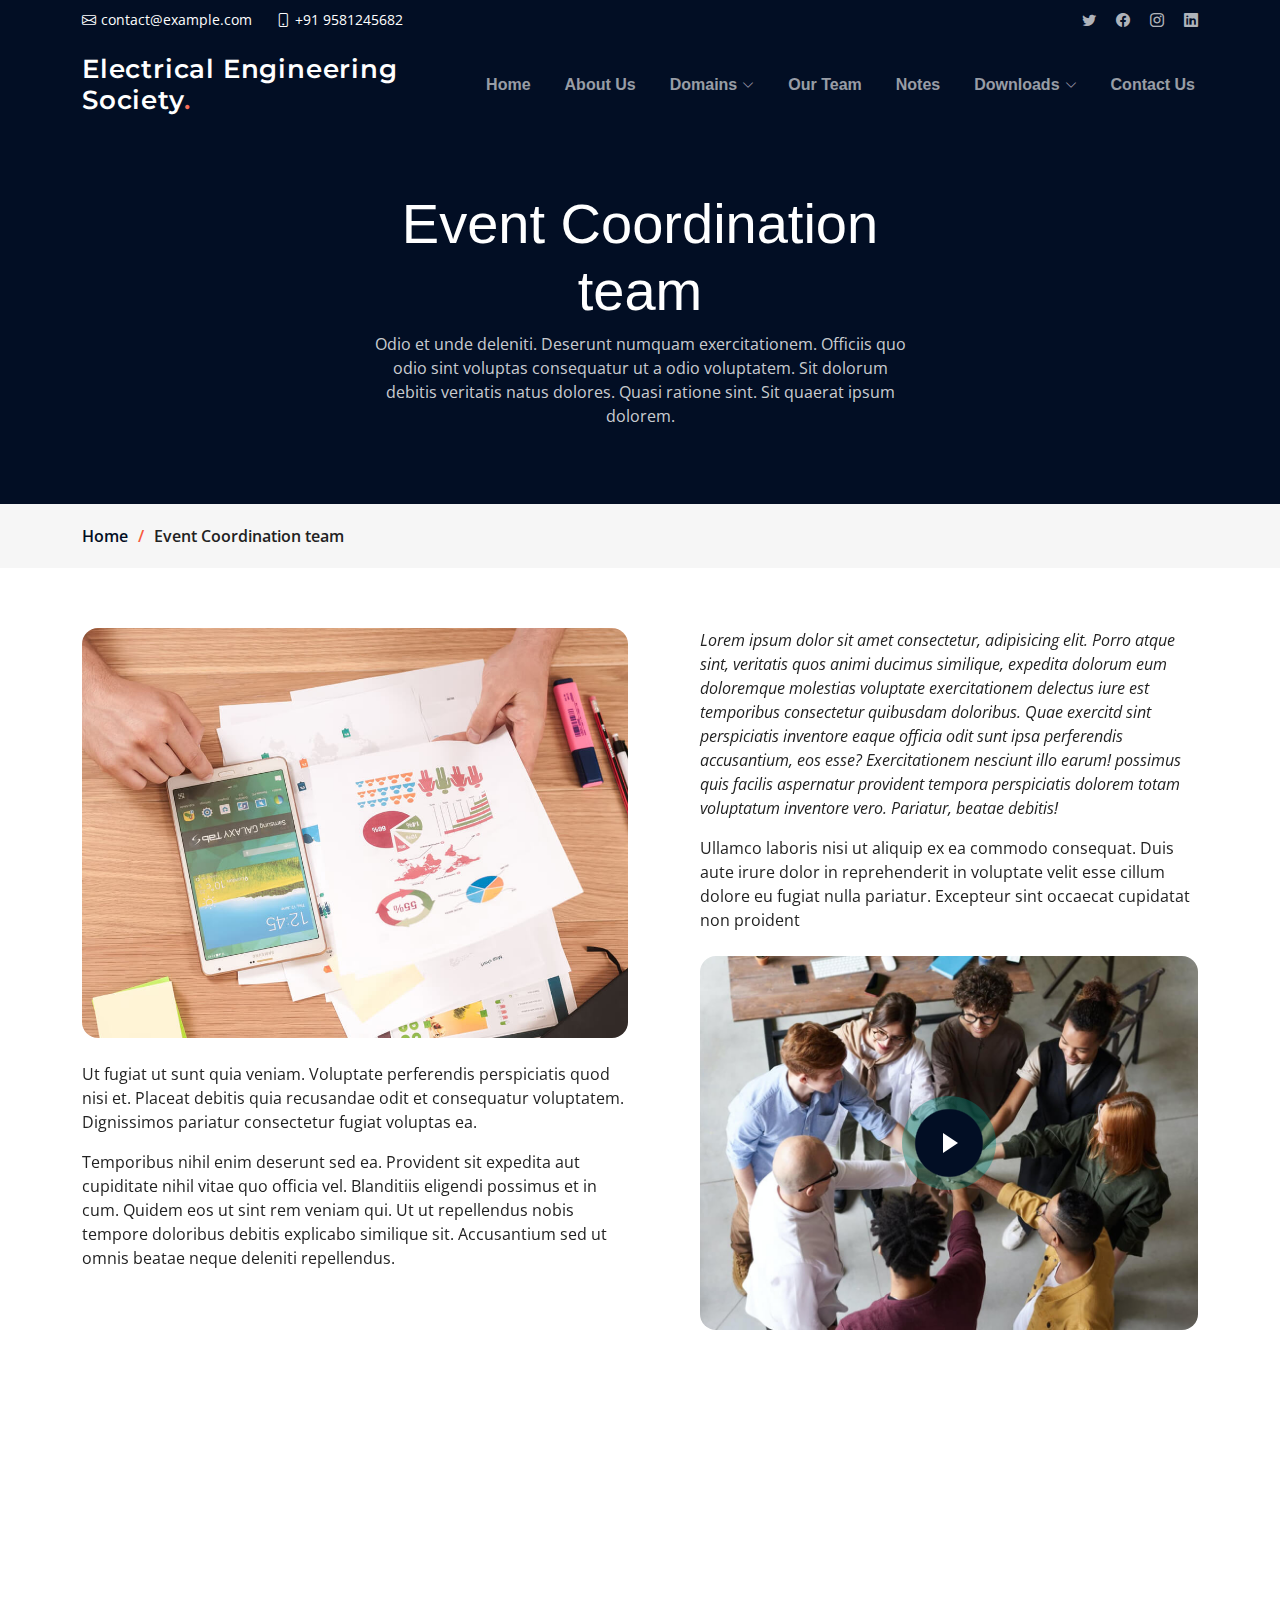
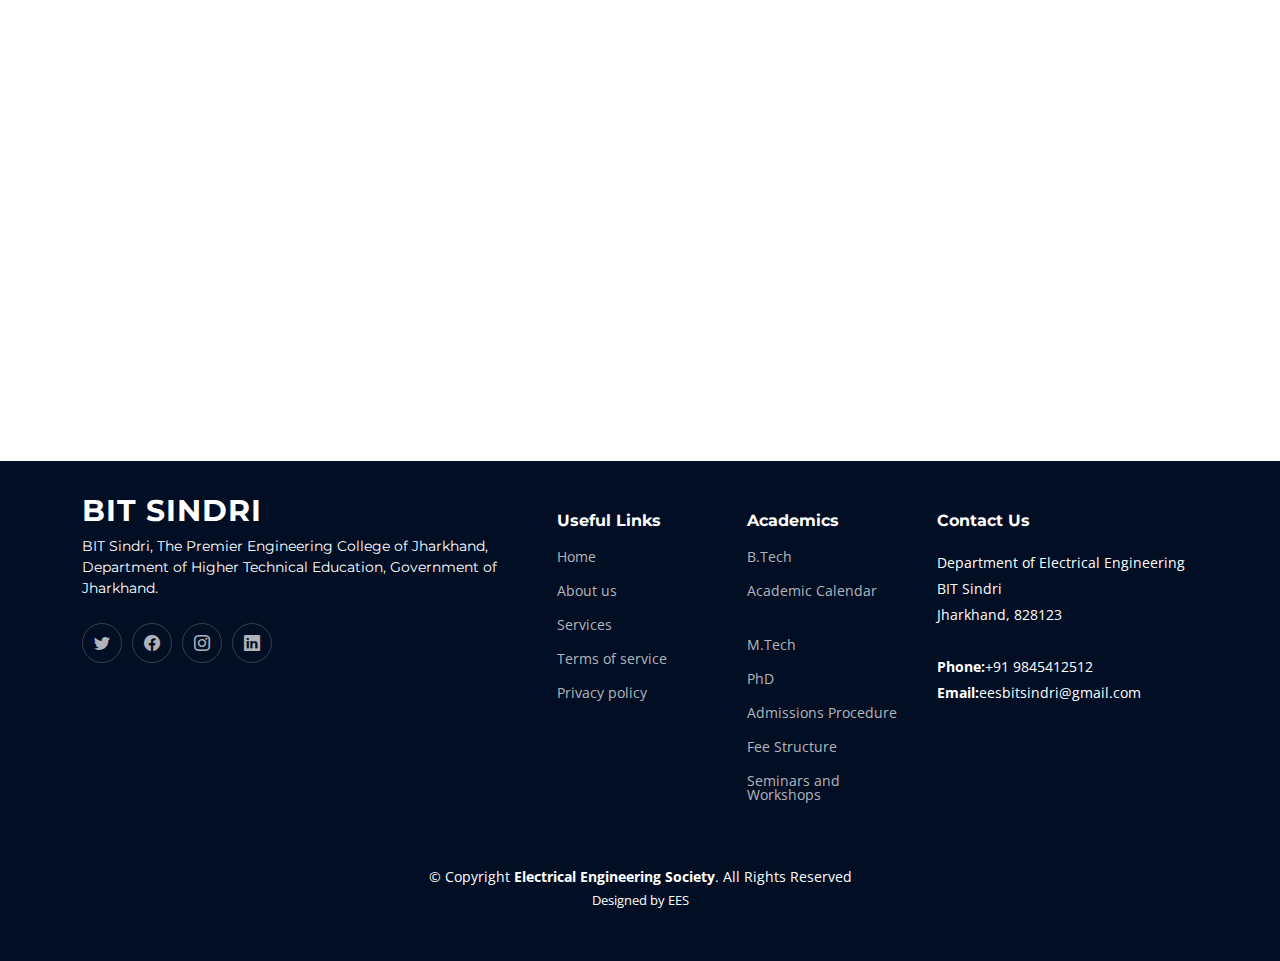
<file: event-team.html>
<!DOCTYPE html>
<html lang="en">

<head>
  <meta charset="utf-8">
  <meta content="width=device-width, initial-scale=1.0" name="viewport">

  <title>Electrical Engineering Society</title>
  <meta content="" name="description">
  <meta content="" name="keywords">

  <!-- Favicons -->
  <link href="assets/img/ees favicon.png" rel="icon">
  <link href="assets/img/apple-touch-icon.png" rel="apple-touch-icon">

  <!-- Google Fonts -->
  <link rel="preconnect" href="https://fonts.googleapis.com">
  <link rel="preconnect" href="https://fonts.gstatic.com" crossorigin>
  <link href="https://fonts.googleapis.com/css2?family=Open+Sans:ital,wght@0,300;0,400;0,500;0,600;0,700;1,300;1,400;1,600;1,700&family=Montserrat:ital,wght@0,300;0,400;0,500;0,600;0,700;1,300;1,400;1,500;1,600;1,700&family=Raleway:ital,wght@0,300;0,400;0,500;0,600;0,700;1,300;1,400;1,500;1,600;1,700&display=swap" rel="stylesheet">

  <!-- Vendor CSS Files -->
  <link href="assets/vendor/bootstrap/css/bootstrap.min.css" rel="stylesheet">
  <link href="assets/vendor/bootstrap-icons/bootstrap-icons.css" rel="stylesheet">
  <link href="assets/vendor/aos/aos.css" rel="stylesheet">
  <link href="assets/vendor/glightbox/css/glightbox.min.css" rel="stylesheet">
  <link href="assets/vendor/swiper/swiper-bundle.min.css" rel="stylesheet">
  <link href="assets/css/main.css" rel="stylesheet">
</head>

<body>
  <section id="topbar" class="topbar d-flex align-items-center">
    <div class="container d-flex justify-content-center justify-content-md-between">
      <div class="contact-info d-flex align-items-center">
        <i class="bi bi-envelope d-flex align-items-center"><a href="mailto:contact@example.com">contact@example.com</a></i>
        <i class="bi bi-phone d-flex align-items-center ms-4"><span>+91 9581245682</span></i>
      </div>
      <div class="social-links d-none d-md-flex align-items-center">
        <a href="#" class="twitter"><i class="bi bi-twitter" target="_blank"></i></a>
        <a href="https://m.facebook.com/103285341559615/" target="_blank" class="facebook"><i class="bi bi-facebook"></i></a>
        <a href="https://www.instagram.com/ees.bitsindri/?igshid=YmMyMTLinks%3D" target="_blank" class="instagram"><i class="bi bi-instagram"></i></a>
        <a href="https://www.linkedin.com/company/electrical-engineering-society-bit-sindri/" target="_blank" class="linkedin"><i class="bi bi-linkedin"></i></i></a>
      </div>
    </div>
  </section>

  <header id="header" class="header d-flex align-items-center">

    <div class="container-fluid container-xl d-flex align-items-center justify-content-between">
      <a href="index.html" class="logo d-flex align-items-center">
        <h1>Electrical Engineering Society<span>.</span></h1>
      </a>
      <nav class="navbar">
        <ul>
          <li><a href="index.html">Home</a></li>
          <li><a href="#about">About Us</a></li>
          <li class="dropdown"><a href="#"><span>Domains</span> <i class="bi bi-chevron-down dropdown-indicator"></i></a>
            <ul>
              <li><a href="alumni-interaction.html">Alumni Interaction Team</a></li>
              <li><a href="design-team.html">Design & Technical Team</a></li>
              <li><a href="research-team.html">Research & Project Advancement Team</a></li>
              <li><a href="training-team.html">Training & Development Team</a></li>
              <li><a href="event-team.html">Event Coordination Team</a></li>
              <li><a href="editorial.html">Editorial Team</a></li>
              <li><a href="sports-team.html">Sports & Cultural Team</a></li>
            </ul>
          </li>
          <li><a href="team.html">Our Team</a></li>
          <li><a href="notes.html">Notes</a></li>
          <li class="dropdown"><a href="#"><span>Downloads</span> <i class="bi bi-chevron-down dropdown-indicator"></i></a>
            <ul>
              <li><a href="#">Notice Regarding Internship</a></li>
              <li><a href="#">Notice Regarding Internship</a></li>
              <li><a href="#">Notice Regarding Internship</a></li>
              <li><a href="#">Notice Regarding Internship</a></li>
            </ul>
          </li>
          <li><a href="#contact">Contact Us</a></li>
        </ul>
      </nav>
      <i class="mobile-nav-toggle mobile-nav-show bi bi-list"></i>
      <i class="mobile-nav-toggle mobile-nav-hide d-none bi bi-x"></i>
    </div>
  </header>
  <main id="main">
    <div class="breadcrumbs">
      <div class="page-header d-flex align-items-center" style="background-image: url('');">
        <div class="container position-relative">
          <div class="row d-flex justify-content-center">
            <div class="col-lg-6 text-center">
              <h2>Event Coordination team</h2>
              <p>Odio et unde deleniti. Deserunt numquam exercitationem. Officiis quo odio sint voluptas consequatur ut a odio voluptatem. Sit dolorum debitis veritatis natus dolores. Quasi ratione sint. Sit quaerat ipsum dolorem.</p>
            </div>
          </div>
        </div>
      </div>
      <nav>
        <div class="container">
          <ol>
            <li><a href="index.html">Home</a></li>
            <li>Event Coordination team</li>
          </ol>
        </div>
      </nav>
    </div>
    <section id="about" class="about">
      <div class="container" data-aos="fade-up">
        <div class="row gy-4">
          <div class="col-lg-6">
            <img src="assets/img/about.jpg" class="img-fluid rounded-4 mb-4" alt="">
            <p>Ut fugiat ut sunt quia veniam. Voluptate perferendis perspiciatis quod nisi et. Placeat debitis quia recusandae odit et consequatur voluptatem. Dignissimos pariatur consectetur fugiat voluptas ea.</p>
            <p>Temporibus nihil enim deserunt sed ea. Provident sit expedita aut cupiditate nihil vitae quo officia vel. Blanditiis eligendi possimus et in cum. Quidem eos ut sint rem veniam qui. Ut ut repellendus nobis tempore doloribus debitis explicabo similique sit. Accusantium sed ut omnis beatae neque deleniti repellendus.</p>
          </div>
          <div class="col-lg-6">
            <div class="content ps-0 ps-lg-5">
              <p class="fst-italic">
                Lorem ipsum dolor sit amet consectetur, adipisicing elit. Porro atque sint, veritatis quos animi ducimus similique, expedita dolorum eum doloremque molestias voluptate exercitationem delectus iure est temporibus consectetur quibusdam doloribus.
                Quae exercitd sint perspiciatis inventore eaque officia odit sunt ipsa perferendis accusantium, eos esse? Exercitationem nesciunt illo earum!
                possimus quis facilis aspernatur provident tempora perspiciatis dolorem totam voluptatum inventore vero. Pariatur, beatae debitis!
              </p>
              <p>
                Ullamco laboris nisi ut aliquip ex ea commodo consequat. Duis aute irure dolor in reprehenderit in voluptate
                velit esse cillum dolore eu fugiat nulla pariatur. Excepteur sint occaecat cupidatat non proident
              </p>

              <div class="position-relative mt-4">
                <img src="assets/img/about-2.jpg" class="img-fluid rounded-4" alt="">
                <a href="https://www.youtube.com/watch?v=ZJm7AJ6Yo0o" class="glightbox play-btn"></a>
              </div>
            </div>
          </div>
        </div>
      </div>
    </section>
    <section class="team">
      <div class="container" data-aos="fade-up">
        <div class="section-header">
          <h2>Active Members</h2>
          <p>Nulla dolorum nulla nesciunt rerum facere sed ut inventore quam porro nihil id ratione ea sunt quis dolorem dolore earum</p>
        </div>
        <div class="row gy-4">
          <div class="col-xl-3 col-md-6 d-flex" data-aos="fade-up" data-aos-delay="100">
            <div class="member">
              <img src="assets/img/team/team-1.jpg" class="img-fluid" alt="">
              <h4>Walter White</h4>
              <span>Alumni Interaction</span>
              <div class="social">
                <a href=""><i class="bi bi-twitter"></i></a>
                <a href=""><i class="bi bi-facebook"></i></a>
                <a href=""><i class="bi bi-instagram"></i></a>
                <a href=""><i class="bi bi-linkedin"></i></a>
              </div>
            </div>
          </div>
          <div class="col-xl-3 col-md-6 d-flex" data-aos="fade-up" data-aos-delay="200">
            <div class="member">
              <img src="assets/img/team/team-2.jpg" class="img-fluid" alt="">
              <h4>Sarah Jhinson</h4>
              <span>Alumni Interaction</span>
              <div class="social">
                <a href=""><i class="bi bi-twitter"></i></a>
                <a href=""><i class="bi bi-facebook"></i></a>
                <a href=""><i class="bi bi-instagram"></i></a>
                <a href=""><i class="bi bi-linkedin"></i></a>
              </div>
            </div>
          </div>

          <div class="col-xl-3 col-md-6 d-flex" data-aos="fade-up" data-aos-delay="300">
            <div class="member">
              <img src="assets/img/team/team-3.jpg" class="img-fluid" alt="">
              <h4>William Anderson</h4>
              <span>Alumni Interaction</span>
              <div class="social">
                <a href=""><i class="bi bi-twitter"></i></a>
                <a href=""><i class="bi bi-facebook"></i></a>
                <a href=""><i class="bi bi-instagram"></i></a>
                <a href=""><i class="bi bi-linkedin"></i></a>
              </div>
            </div>
          </div>
          <div class="col-xl-3 col-md-6 d-flex" data-aos="fade-up" data-aos-delay="400">
            <div class="member">
              <img src="assets/img/team/team-4.jpg" class="img-fluid" alt="">
              <h4>Amanda Jepson</h4>
              <span>Alumni Interaction</span>
              <div class="social">
                <a href=""><i class="bi bi-twitter"></i></a>
                <a href=""><i class="bi bi-facebook"></i></a>
                <a href=""><i class="bi bi-instagram"></i></a>
                <a href=""><i class="bi bi-linkedin"></i></a>
              </div>
            </div>
          </div>
        </div>
      </div>
    </section>
  </main>
  <footer id="footer" class="footer">
    <div class="container">
      <div class="row gy-4">
        <div class="col-lg-5 col-md-12 footer-info">
          <a href="index.html" class="logo d-flex align-items-center">
            <span>BIT SINDRI</span>
          </a>
          <p>BIT Sindri, The Premier Engineering College of Jharkhand, Department of Higher Technical Education, Government of Jharkhand.</p>
          <div class="social-links d-flex mt-4">
            <a href="#" class="twitter"><i class="bi bi-twitter"></i></a>
            <a href="#" class="facebook"><i class="bi bi-facebook"></i></a>
            <a href="#" class="instagram"><i class="bi bi-instagram"></i></a>
            <a href="#" class="linkedin"><i class="bi bi-linkedin"></i></a>
          </div>
        </div>
        <div class="col-lg-2 col-6 footer-links">
          <h4>Useful Links</h4>
          <ul>
            <li><a href="#">Home</a></li>
            <li><a href="#">About us</a></li>
            <li><a href="#">Services</a></li>
            <li><a href="#">Terms of service</a></li>
            <li><a href="#">Privacy policy</a></li>
          </ul>
        </div>
        <div class="col-lg-2 col-6 footer-links">
          <h4>Academics</h4>
          <ul>
            <li><a href="#">B.Tech</a></li>
            <li><a href="#">Academic Calendar</a><li>
            <li><a href="#">M.Tech</a></li>
            <li><a href="#">PhD</a></li>
            <li><a href="#">Admissions Procedure</a></li>
            <li><a href="#"> Fee Structure</a></li>
            <li><a href="#">Seminars and Workshops</a></li>
          </ul>
        </div>
        <div class="col-lg-3 col-md-12 footer-contact text-center text-md-start">
          <h4>Contact Us</h4>
          <p>
            Department of Electrical Engineering <br>
            BIT Sindri<br>
            Jharkhand, 828123<br><br>
            <strong>Phone:</strong>+91 9845412512<br>
            <strong>Email:</strong>eesbitsindri@gmail.com<br>
          </p>
        </div>
      </div>
    </div>
    <div class="container mt-4">
      <div class="copyright">
        &copy; Copyright <strong><span>Electrical Engineering Society</span></strong>. All Rights Reserved
      </div>
      <div class="credits">
        Designed by <a href="https://bootstrapmade.com/">EES</a>
      </div>
    </div>

  </footer>
  <a href="#" class="scroll-top d-flex align-items-center justify-content-center"><i class="bi bi-arrow-up-short"></i></a>
  <div id="preloader"></div>
  <script src="assets/vendor/bootstrap/js/bootstrap.bundle.min.js"></script>
  <script src="assets/vendor/aos/aos.js"></script>
  <script src="assets/vendor/glightbox/js/glightbox.min.js"></script>
  <script src="assets/vendor/purecounter/purecounter_vanilla.js"></script>
  <script src="assets/vendor/swiper/swiper-bundle.min.js"></script>
  <script src="assets/vendor/isotope-layout/isotope.pkgd.min.js"></script>
  <script src="assets/vendor/php-email-form/validate.js"></script>
  <script src="assets/js/main.js"></script>
</body>
</html>
</file>
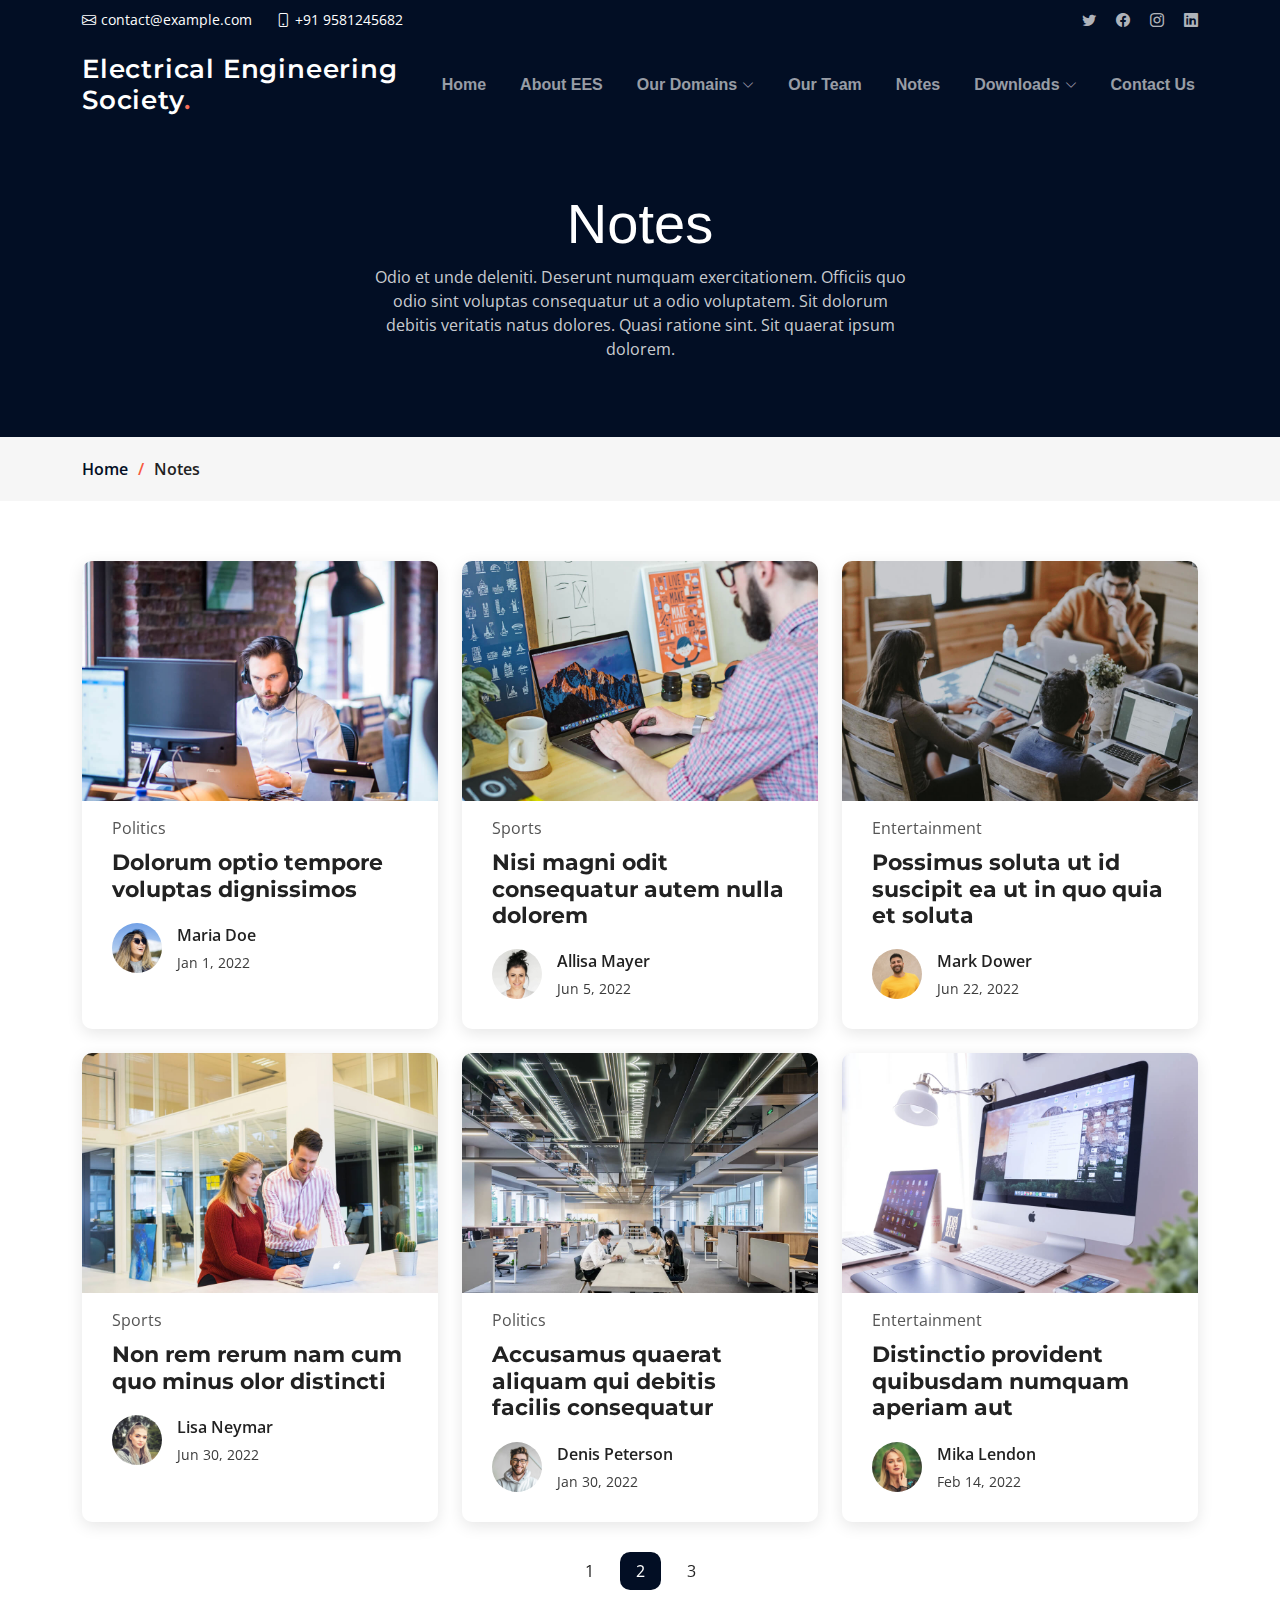
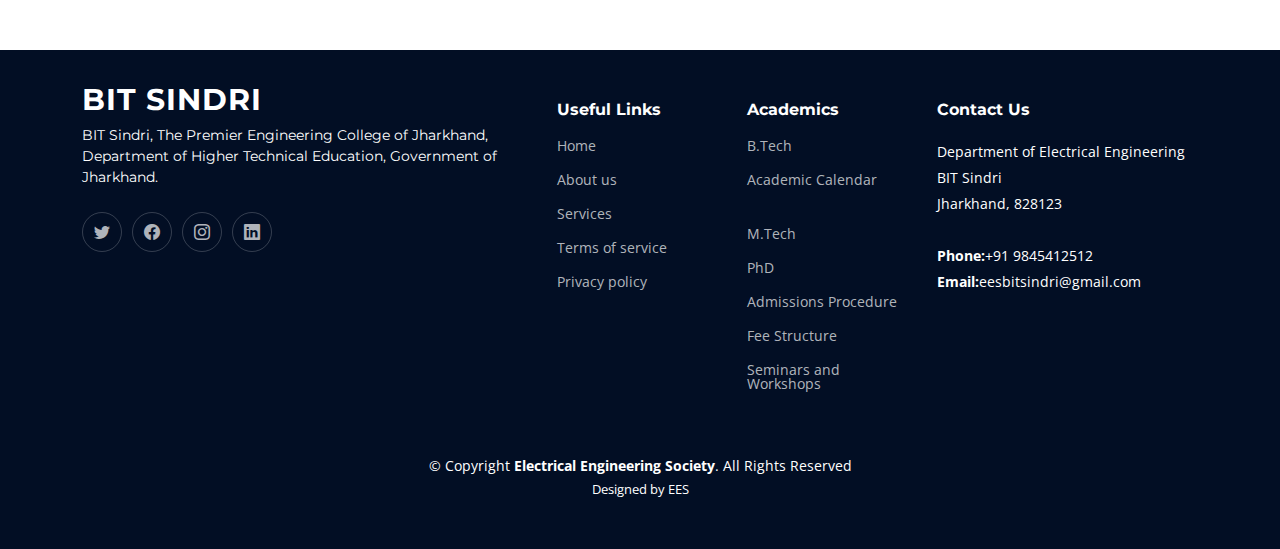
<file: notes.html>
<!DOCTYPE html>
<html lang="en">

<head>
  <meta charset="utf-8">
  <meta content="width=device-width, initial-scale=1.0" name="viewport">

  <title>Electrical Engineering Society</title>
  <meta content="" name="description">
  <meta content="" name="keywords">

  <!-- Favicons -->
  <link href="assets/img/ees favicon.png" rel="icon">
  <link href="assets/img/apple-touch-icon.png" rel="apple-touch-icon">

  <!-- Google Fonts -->
  <link rel="preconnect" href="https://fonts.googleapis.com">
  <link rel="preconnect" href="https://fonts.gstatic.com" crossorigin>
  <link href="https://fonts.googleapis.com/css2?family=Open+Sans:ital,wght@0,300;0,400;0,500;0,600;0,700;1,300;1,400;1,600;1,700&family=Montserrat:ital,wght@0,300;0,400;0,500;0,600;0,700;1,300;1,400;1,500;1,600;1,700&family=Raleway:ital,wght@0,300;0,400;0,500;0,600;0,700;1,300;1,400;1,500;1,600;1,700&display=swap" rel="stylesheet">

  <!-- Vendor CSS Files -->
  <link href="assets/vendor/bootstrap/css/bootstrap.min.css" rel="stylesheet">
  <link href="assets/vendor/bootstrap-icons/bootstrap-icons.css" rel="stylesheet">
  <link href="assets/vendor/aos/aos.css" rel="stylesheet">
  <link href="assets/vendor/glightbox/css/glightbox.min.css" rel="stylesheet">
  <link href="assets/vendor/swiper/swiper-bundle.min.css" rel="stylesheet">
  <link href="assets/css/main.css" rel="stylesheet">
</head>

<body>
  <section id="topbar" class="topbar d-flex align-items-center">
    <div class="container d-flex justify-content-center justify-content-md-between">
      <div class="contact-info d-flex align-items-center">
        <i class="bi bi-envelope d-flex align-items-center"><a href="mailto:contact@example.com">contact@example.com</a></i>
        <i class="bi bi-phone d-flex align-items-center ms-4"><span>+91 9581245682</span></i>
      </div>
      <div class="social-links d-none d-md-flex align-items-center">
        <a href="#" class="twitter"><i class="bi bi-twitter" target="_blank"></i></a>
        <a href="https://m.facebook.com/103285341559615/" target="_blank" class="facebook"><i class="bi bi-facebook"></i></a>
        <a href="https://www.instagram.com/ees.bitsindri/?igshid=YmMyMTLinks%3D" target="_blank" class="instagram"><i class="bi bi-instagram"></i></a>
        <a href="https://www.linkedin.com/company/electrical-engineering-society-bit-sindri/" target="_blank" class="linkedin"><i class="bi bi-linkedin"></i></i></a>
      </div>
    </div>
  </section>

  <header id="header" class="header d-flex align-items-center">

    <div class="container-fluid container-xl d-flex align-items-center justify-content-between">
      <a href="index.html" class="logo d-flex align-items-center">
        <h1>Electrical Engineering Society<span>.</span></h1>
      </a>
      <nav id="navbar" class="navbar">
        <ul>
          <li><a href="index.html">Home</a></li>
          <li><a href="index.html">About EES</a></li>
          <li class="dropdown"><a href="#"><span>Our Domains</span> <i class="bi bi-chevron-down dropdown-indicator"></i></a>
            <ul>
              <li><a href="alumni-interaction.html">Alumni Interaction Team</a></li>
              <li><a href="design-team.html">Design & Technical Team</a></li>
              <li><a href="research-team.html">Research & Project Advancement Team</a></li>
              <li><a href="training-team.html">Training & Development Team</a></li>
              <li><a href="event-team.html">Event Coordination Team</a></li>
              <li><a href="editorial.html">Editorial Team</a></li>
              <li><a href="sports-team.html">Sports & Cultural Team</a></li>
            </ul>
          </li>
          <li><a href="team.html">Our Team</a></li>
          <li><a href="notes.html">Notes</a></li>
          <li class="dropdown"><a href="#"><span>Downloads</span> <i class="bi bi-chevron-down dropdown-indicator"></i></a>
            <ul>
              <li><a href="#">Notice Regarding Internship</a></li>
              <li><a href="#">Notice Regarding Internship</a></li>
              <li><a href="#">Notice Regarding Internship</a></li>
              <li><a href="#">Notice Regarding Internship</a></li>
            </ul>
          </li>
          <li><a href="#contact">Contact Us</a></li>
        </ul>
      </nav>
      <i class="mobile-nav-toggle mobile-nav-show bi bi-list"></i>
      <i class="mobile-nav-toggle mobile-nav-hide d-none bi bi-x"></i>
    </div>
  </header>
  <main id="main">
    <div class="breadcrumbs">
      <div class="page-header d-flex align-items-center" style="background-image: url('');">
        <div class="container position-relative">
          <div class="row d-flex justify-content-center">
            <div class="col-lg-6 text-center">
              <h2>Notes</h2>
              <p>Odio et unde deleniti. Deserunt numquam exercitationem. Officiis quo odio sint voluptas consequatur ut a odio voluptatem. Sit dolorum debitis veritatis natus dolores. Quasi ratione sint. Sit quaerat ipsum dolorem.</p>
            </div>
          </div>
        </div>
      </div>
      <nav>
        <div class="container">
          <ol>
            <li><a href="index.html">Home</a></li>
            <li>Notes</li>
          </ol>
        </div>
      </nav>
    </div>
    <section id="notes" class="notes">
      <div class="container" data-aos="fade-up">

        <div class="row gy-4 posts-list">

          <div class="col-xl-4 col-md-6">
            <article>

              <div class="post-img">
                <img src="assets/img/notes/notes-1.jpg" alt="" class="img-fluid">
              </div>

              <p class="post-category">Politics</p>

              <h2 class="title">
                <a href="notes-details.html">Dolorum optio tempore voluptas dignissimos</a>
              </h2>

              <div class="d-flex align-items-center">
                <img src="assets/img/notes/notes-author.jpg" alt="" class="img-fluid post-author-img flex-shrink-0">
                <div class="post-meta">
                  <p class="post-author-list">Maria Doe</p>
                  <p class="post-date">
                    <time datetime="2022-01-01">Jan 1, 2022</time>
                  </p>
                </div>
              </div>

            </article>
          </div>

          <div class="col-xl-4 col-md-6">
            <article>

              <div class="post-img">
                <img src="assets/img/notes/notes-2.jpg" alt="" class="img-fluid">
              </div>

              <p class="post-category">Sports</p>

              <h2 class="title">
                <a href="notes-details.html">Nisi magni odit consequatur autem nulla dolorem</a>
              </h2>

              <div class="d-flex align-items-center">
                <img src="assets/img/notes/notes-author-2.jpg" alt="" class="img-fluid post-author-img flex-shrink-0">
                <div class="post-meta">
                  <p class="post-author-list">Allisa Mayer</p>
                  <p class="post-date">
                    <time datetime="2022-01-01">Jun 5, 2022</time>
                  </p>
                </div>
              </div>

            </article>
          </div>

          <div class="col-xl-4 col-md-6">
            <article>

              <div class="post-img">
                <img src="assets/img/notes/notes-3.jpg" alt="" class="img-fluid">
              </div>

              <p class="post-category">Entertainment</p>

              <h2 class="title">
                <a href="notes-details.html">Possimus soluta ut id suscipit ea ut in quo quia et soluta</a>
              </h2>

              <div class="d-flex align-items-center">
                <img src="assets/img/notes/notes-author-3.jpg" alt="" class="img-fluid post-author-img flex-shrink-0">
                <div class="post-meta">
                  <p class="post-author-list">Mark Dower</p>
                  <p class="post-date">
                    <time datetime="2022-01-01">Jun 22, 2022</time>
                  </p>
                </div>
              </div>

            </article>
          </div>

          <div class="col-xl-4 col-md-6">
            <article>

              <div class="post-img">
                <img src="assets/img/notes/notes-4.jpg" alt="" class="img-fluid">
              </div>

              <p class="post-category">Sports</p>

              <h2 class="title">
                <a href="notes-details.html">Non rem rerum nam cum quo minus olor distincti</a>
              </h2>

              <div class="d-flex align-items-center">
                <img src="assets/img/notes/notes-author-4.jpg" alt="" class="img-fluid post-author-img flex-shrink-0">
                <div class="post-meta">
                  <p class="post-author-list">Lisa Neymar</p>
                  <p class="post-date">
                    <time datetime="2022-01-01">Jun 30, 2022</time>
                  </p>
                </div>
              </div>

            </article>
          </div>

          <div class="col-xl-4 col-md-6">
            <article>

              <div class="post-img">
                <img src="assets/img/notes/notes-5.jpg" alt="" class="img-fluid">
              </div>

              <p class="post-category">Politics</p>

              <h2 class="title">
                <a href="notes-details.html">Accusamus quaerat aliquam qui debitis facilis consequatur</a>
              </h2>

              <div class="d-flex align-items-center">
                <img src="assets/img/notes/notes-author-5.jpg" alt="" class="img-fluid post-author-img flex-shrink-0">
                <div class="post-meta">
                  <p class="post-author-list">Denis Peterson</p>
                  <p class="post-date">
                    <time datetime="2022-01-01">Jan 30, 2022</time>
                  </p>
                </div>
              </div>

            </article>
          </div>

          <div class="col-xl-4 col-md-6">
            <article>

              <div class="post-img">
                <img src="assets/img/notes/notes-6.jpg" alt="" class="img-fluid">
              </div>

              <p class="post-category">Entertainment</p>

              <h2 class="title">
                <a href="notes-details.html">Distinctio provident quibusdam numquam aperiam aut</a>
              </h2>

              <div class="d-flex align-items-center">
                <img src="assets/img/notes/notes-author-6.jpg" alt="" class="img-fluid post-author-img flex-shrink-0">
                <div class="post-meta">
                  <p class="post-author-list">Mika Lendon</p>
                  <p class="post-date">
                    <time datetime="2022-01-01">Feb 14, 2022</time>
                  </p>
                </div>
              </div>

            </article>
          </div>

        </div>
        <div class="notes-pagination">
          <ul class="justify-content-center">
            <li><a href="#">1</a></li>
            <li class="active"><a href="#">2</a></li>
            <li><a href="#">3</a></li>
          </ul>
        </div>

      </div>
    </section>
  </main>
  <footer id="footer" class="footer">
    <div class="container">
      <div class="row gy-4">
        <div class="col-lg-5 col-md-12 footer-info">
          <a href="index.html" class="logo d-flex align-items-center">
            <span>BIT SINDRI</span>
          </a>
          <p>BIT Sindri, The Premier Engineering College of Jharkhand, Department of Higher Technical Education, Government of Jharkhand.</p>
          <div class="social-links d-flex mt-4">
            <a href="#" class="twitter"><i class="bi bi-twitter"></i></a>
            <a href="#" class="facebook"><i class="bi bi-facebook"></i></a>
            <a href="#" class="instagram"><i class="bi bi-instagram"></i></a>
            <a href="#" class="linkedin"><i class="bi bi-linkedin"></i></a>
          </div>
        </div>
        <div class="col-lg-2 col-6 footer-links">
          <h4>Useful Links</h4>
          <ul>
            <li><a href="#">Home</a></li>
            <li><a href="#">About us</a></li>
            <li><a href="#">Services</a></li>
            <li><a href="#">Terms of service</a></li>
            <li><a href="#">Privacy policy</a></li>
          </ul>
        </div>
        <div class="col-lg-2 col-6 footer-links">
          <h4>Academics</h4>
          <ul>
            <li><a href="#">B.Tech</a></li>
            <li><a href="#">Academic Calendar</a><li>
            <li><a href="#">M.Tech</a></li>
            <li><a href="#">PhD</a></li>
            <li><a href="#">Admissions Procedure</a></li>
            <li><a href="#"> Fee Structure</a></li>
            <li><a href="#">Seminars and Workshops</a></li>
          </ul>
        </div>
        <div class="col-lg-3 col-md-12 footer-contact text-center text-md-start">
          <h4>Contact Us</h4>
          <p>
            Department of Electrical Engineering <br>
            BIT Sindri<br>
            Jharkhand, 828123<br><br>
            <strong>Phone:</strong>+91 9845412512<br>
            <strong>Email:</strong>eesbitsindri@gmail.com<br>
          </p>
        </div>
      </div>
    </div>
    <div class="container mt-4">
      <div class="copyright">
        &copy; Copyright <strong><span>Electrical Engineering Society</span></strong>. All Rights Reserved
      </div>
      <div class="credits">
        Designed by <a href="https://bootstrapmade.com/">EES</a>
      </div>
    </div>

  </footer>
  <a href="#" class="scroll-top d-flex align-items-center justify-content-center"><i class="bi bi-arrow-up-short"></i></a>
  <div id="preloader"></div>
  <script src="assets/vendor/bootstrap/js/bootstrap.bundle.min.js"></script>
  <script src="assets/vendor/aos/aos.js"></script>
  <script src="assets/vendor/glightbox/js/glightbox.min.js"></script>
  <script src="assets/vendor/purecounter/purecounter_vanilla.js"></script>
  <script src="assets/vendor/swiper/swiper-bundle.min.js"></script>
  <script src="assets/vendor/isotope-layout/isotope.pkgd.min.js"></script>
  <script src="assets/vendor/php-email-form/validate.js"></script>
  <script src="assets/js/main.js"></script>
</body>
</html>
</file>
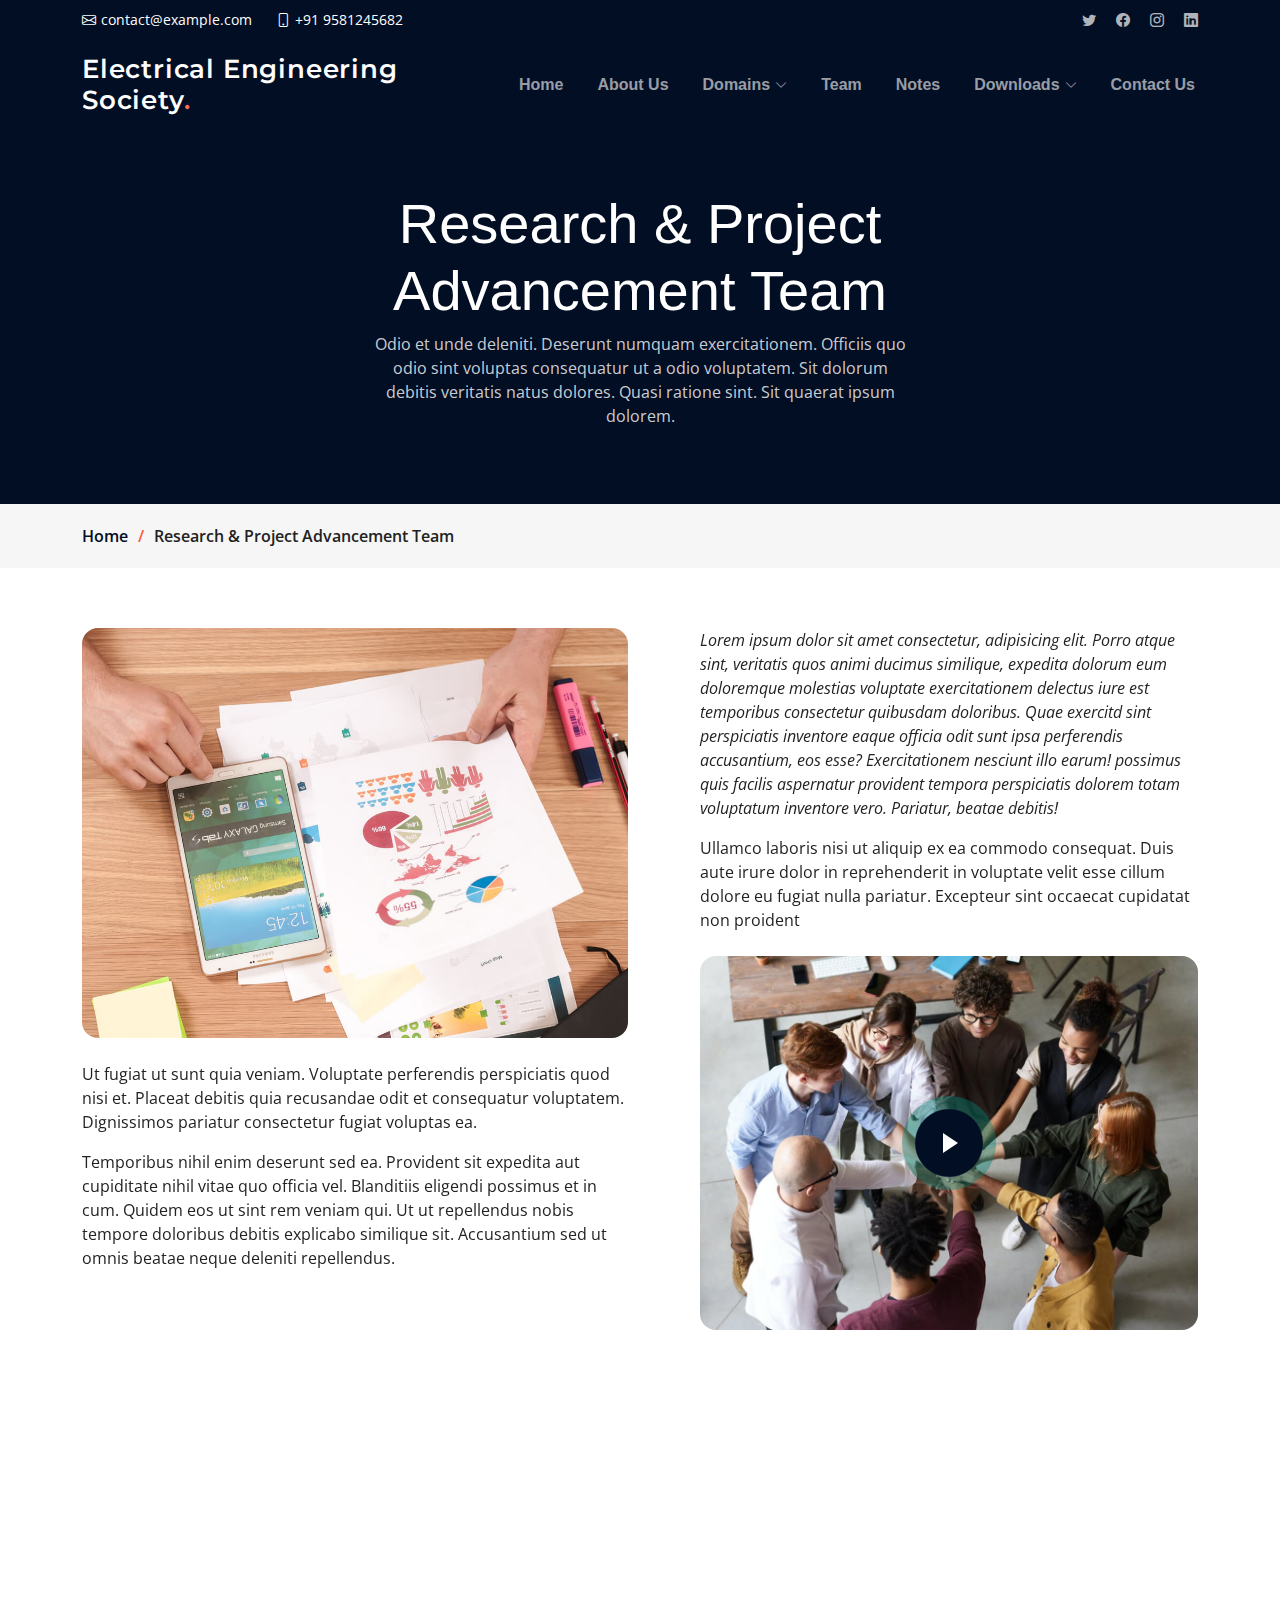
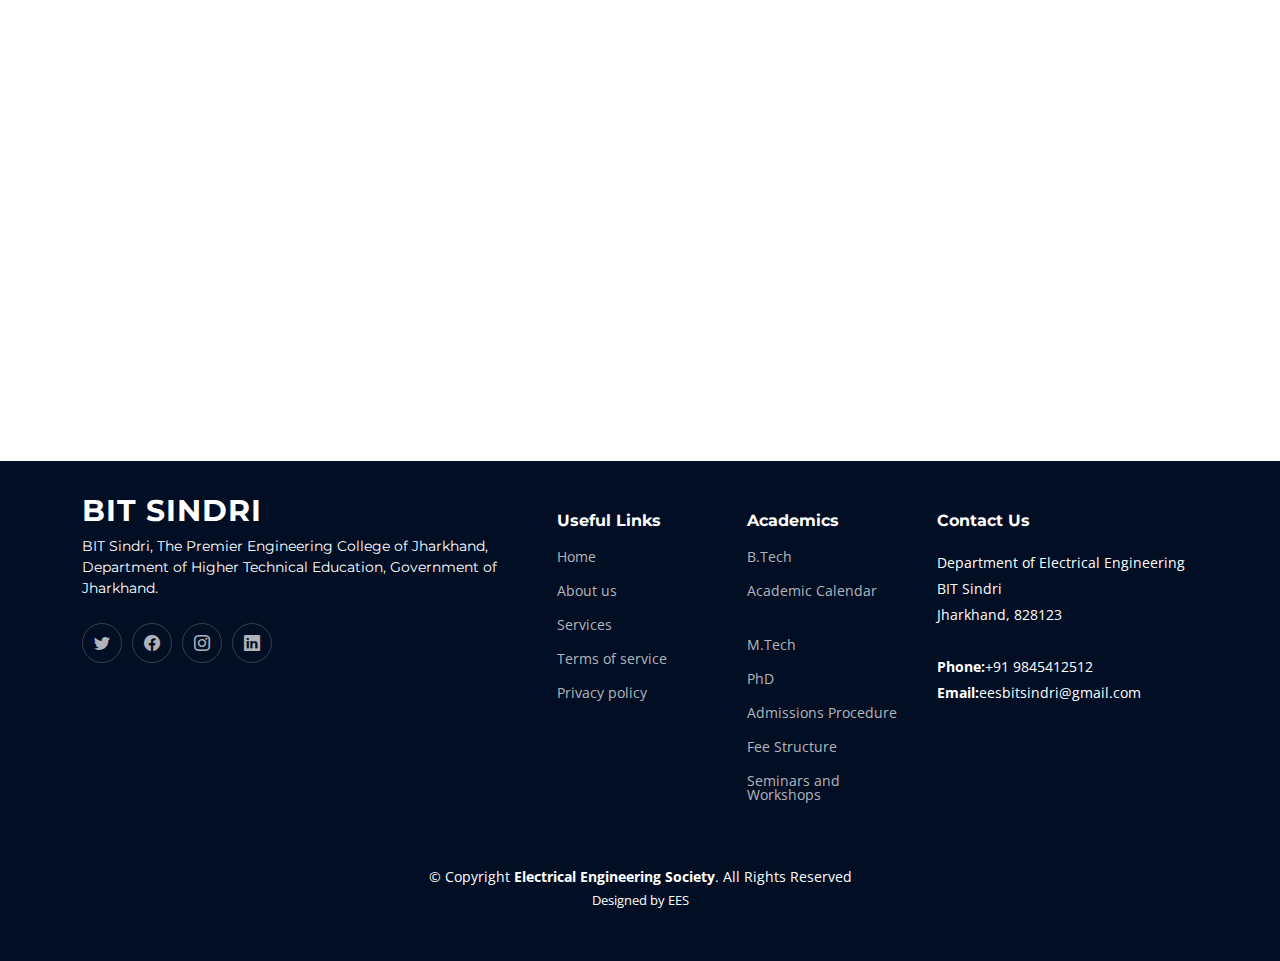
<file: research-team.html>
<!DOCTYPE html>
<html lang="en">

<head>
  <meta charset="utf-8">
  <meta content="width=device-width, initial-scale=1.0" name="viewport">

  <title>Electrical Engineering Society</title>
  <meta content="" name="description">
  <meta content="" name="keywords">

  <!-- Favicons -->
  <link href="assets/img/ees favicon.png" rel="icon">
  <link href="assets/img/apple-touch-icon.png" rel="apple-touch-icon">

  <!-- Google Fonts -->
  <link rel="preconnect" href="https://fonts.googleapis.com">
  <link rel="preconnect" href="https://fonts.gstatic.com" crossorigin>
  <link href="https://fonts.googleapis.com/css2?family=Open+Sans:ital,wght@0,300;0,400;0,500;0,600;0,700;1,300;1,400;1,600;1,700&family=Montserrat:ital,wght@0,300;0,400;0,500;0,600;0,700;1,300;1,400;1,500;1,600;1,700&family=Raleway:ital,wght@0,300;0,400;0,500;0,600;0,700;1,300;1,400;1,500;1,600;1,700&display=swap" rel="stylesheet">

  <!-- Vendor CSS Files -->
  <link href="assets/vendor/bootstrap/css/bootstrap.min.css" rel="stylesheet">
  <link href="assets/vendor/bootstrap-icons/bootstrap-icons.css" rel="stylesheet">
  <link href="assets/vendor/aos/aos.css" rel="stylesheet">
  <link href="assets/vendor/glightbox/css/glightbox.min.css" rel="stylesheet">
  <link href="assets/vendor/swiper/swiper-bundle.min.css" rel="stylesheet">
  <link href="assets/css/main.css" rel="stylesheet">
</head>

<body>
  <section id="topbar" class="topbar d-flex align-items-center">
    <div class="container d-flex justify-content-center justify-content-md-between">
      <div class="contact-info d-flex align-items-center">
        <i class="bi bi-envelope d-flex align-items-center"><a href="mailto:contact@example.com">contact@example.com</a></i>
        <i class="bi bi-phone d-flex align-items-center ms-4"><span>+91 9581245682</span></i>
      </div>
      <div class="social-links d-none d-md-flex align-items-center">
        <a href="#" class="twitter"><i class="bi bi-twitter" target="_blank"></i></a>
        <a href="https://m.facebook.com/103285341559615/" target="_blank" class="facebook"><i class="bi bi-facebook"></i></a>
        <a href="https://www.instagram.com/ees.bitsindri/?igshid=YmMyMTLinks%3D" target="_blank" class="instagram"><i class="bi bi-instagram"></i></a>
        <a href="https://www.linkedin.com/company/electrical-engineering-society-bit-sindri/" target="_blank" class="linkedin"><i class="bi bi-linkedin"></i></i></a>
      </div>
    </div>
  </section>

  <header id="header" class="header d-flex align-items-center">

    <div class="container-fluid container-xl d-flex align-items-center justify-content-between">
      <a href="index.html" class="logo d-flex align-items-center">
        <h1>Electrical Engineering Society<span>.</span></h1>
      </a>
      <nav class="navbar">
        <ul>
          <li><a href="index.html">Home</a></li>
          <li><a href="#about">About Us</a></li>
          <li class="dropdown"><a href="#"><span>Domains</span> <i class="bi bi-chevron-down dropdown-indicator"></i></a>
            <ul>
              <li><a href="alumni-interaction.html">Alumni Interaction Team</a></li>
              <li><a href="design-team.html">Design & Technical Team</a></li>
              <li><a href="research-team.html">Research & Project Advancement Team</a></li>
              <li><a href="training-team.html">Training & Development Team</a></li>
              <li><a href="event-team.html">Event Coordination Team</a></li>
              <li><a href="editorial.html">Editorial Team</a></li>
              <li><a href="sports-team.html">Sports & Cultural Team</a></li>
            </ul>
          </li>
          <li><a href="#team">Team</a></li>
          <li><a href="notes.html">Notes</a></li>
          <li class="dropdown"><a href="#"><span>Downloads</span> <i class="bi bi-chevron-down dropdown-indicator"></i></a>
            <ul>
              <li><a href="#">Notice Regarding Internship</a></li>
              <li><a href="#">Notice Regarding Internship</a></li>
              <li><a href="#">Notice Regarding Internship</a></li>
              <li><a href="#">Notice Regarding Internship</a></li>
            </ul>
          </li>
          <li><a href="#contact">Contact Us</a></li>
        </ul>
      </nav>
      <i class="mobile-nav-toggle mobile-nav-show bi bi-list"></i>
      <i class="mobile-nav-toggle mobile-nav-hide d-none bi bi-x"></i>
    </div>
  </header>
  <main id="main">
    <div class="breadcrumbs">
      <div class="page-header d-flex align-items-center" style="background-image: url('');">
        <div class="container position-relative">
          <div class="row d-flex justify-content-center">
            <div class="col-lg-6 text-center">
              <h2>Research & Project Advancement Team</h2>
              <p>Odio et unde deleniti. Deserunt numquam exercitationem. Officiis quo odio sint voluptas consequatur ut a odio voluptatem. Sit dolorum debitis veritatis natus dolores. Quasi ratione sint. Sit quaerat ipsum dolorem.</p>
            </div>
          </div>
        </div>
      </div>
      <nav>
        <div class="container">
          <ol>
            <li><a href="index.html">Home</a></li>
            <li>Research & Project Advancement Team</li>
          </ol>
        </div>
      </nav>
    </div>
    <section id="about" class="about">
      <div class="container" data-aos="fade-up">
        <div class="row gy-4">
          <div class="col-lg-6">
            <img src="assets/img/about.jpg" class="img-fluid rounded-4 mb-4" alt="">
            <p>Ut fugiat ut sunt quia veniam. Voluptate perferendis perspiciatis quod nisi et. Placeat debitis quia recusandae odit et consequatur voluptatem. Dignissimos pariatur consectetur fugiat voluptas ea.</p>
            <p>Temporibus nihil enim deserunt sed ea. Provident sit expedita aut cupiditate nihil vitae quo officia vel. Blanditiis eligendi possimus et in cum. Quidem eos ut sint rem veniam qui. Ut ut repellendus nobis tempore doloribus debitis explicabo similique sit. Accusantium sed ut omnis beatae neque deleniti repellendus.</p>
          </div>
          <div class="col-lg-6">
            <div class="content ps-0 ps-lg-5">
              <p class="fst-italic">
                Lorem ipsum dolor sit amet consectetur, adipisicing elit. Porro atque sint, veritatis quos animi ducimus similique, expedita dolorum eum doloremque molestias voluptate exercitationem delectus iure est temporibus consectetur quibusdam doloribus.
                Quae exercitd sint perspiciatis inventore eaque officia odit sunt ipsa perferendis accusantium, eos esse? Exercitationem nesciunt illo earum!
                possimus quis facilis aspernatur provident tempora perspiciatis dolorem totam voluptatum inventore vero. Pariatur, beatae debitis!
              </p>
              <p>
                Ullamco laboris nisi ut aliquip ex ea commodo consequat. Duis aute irure dolor in reprehenderit in voluptate
                velit esse cillum dolore eu fugiat nulla pariatur. Excepteur sint occaecat cupidatat non proident
              </p>

              <div class="position-relative mt-4">
                <img src="assets/img/about-2.jpg" class="img-fluid rounded-4" alt="">
                <a href="https://www.youtube.com/watch?v=ZJm7AJ6Yo0o" class="glightbox play-btn"></a>
              </div>
            </div>
          </div>
        </div>
      </div>
    </section>
    <section class="team">
      <div class="container" data-aos="fade-up">
        <div class="section-header">
          <h2>Active Members</h2>
          <p>Nulla dolorum nulla nesciunt rerum facere sed ut inventore quam porro nihil id ratione ea sunt quis dolorem dolore earum</p>
        </div>
        <div class="row gy-4">
          <div class="col-xl-3 col-md-6 d-flex" data-aos="fade-up" data-aos-delay="100">
            <div class="member">
              <img src="assets/img/team/team-1.jpg" class="img-fluid" alt="">
              <h4>Walter White</h4>
              <span>Alumni Interaction</span>
              <div class="social">
                <a href=""><i class="bi bi-twitter"></i></a>
                <a href=""><i class="bi bi-facebook"></i></a>
                <a href=""><i class="bi bi-instagram"></i></a>
                <a href=""><i class="bi bi-linkedin"></i></a>
              </div>
            </div>
          </div>
          <div class="col-xl-3 col-md-6 d-flex" data-aos="fade-up" data-aos-delay="200">
            <div class="member">
              <img src="assets/img/team/team-2.jpg" class="img-fluid" alt="">
              <h4>Sarah Jhinson</h4>
              <span>Alumni Interaction</span>
              <div class="social">
                <a href=""><i class="bi bi-twitter"></i></a>
                <a href=""><i class="bi bi-facebook"></i></a>
                <a href=""><i class="bi bi-instagram"></i></a>
                <a href=""><i class="bi bi-linkedin"></i></a>
              </div>
            </div>
          </div>

          <div class="col-xl-3 col-md-6 d-flex" data-aos="fade-up" data-aos-delay="300">
            <div class="member">
              <img src="assets/img/team/team-3.jpg" class="img-fluid" alt="">
              <h4>William Anderson</h4>
              <span>Alumni Interaction</span>
              <div class="social">
                <a href=""><i class="bi bi-twitter"></i></a>
                <a href=""><i class="bi bi-facebook"></i></a>
                <a href=""><i class="bi bi-instagram"></i></a>
                <a href=""><i class="bi bi-linkedin"></i></a>
              </div>
            </div>
          </div>
          <div class="col-xl-3 col-md-6 d-flex" data-aos="fade-up" data-aos-delay="400">
            <div class="member">
              <img src="assets/img/team/team-4.jpg" class="img-fluid" alt="">
              <h4>Amanda Jepson</h4>
              <span>Alumni Interaction</span>
              <div class="social">
                <a href=""><i class="bi bi-twitter"></i></a>
                <a href=""><i class="bi bi-facebook"></i></a>
                <a href=""><i class="bi bi-instagram"></i></a>
                <a href=""><i class="bi bi-linkedin"></i></a>
              </div>
            </div>
          </div>
        </div>
      </div>
    </section>
  </main>
  <footer id="footer" class="footer">
    <div class="container">
      <div class="row gy-4">
        <div class="col-lg-5 col-md-12 footer-info">
          <a href="index.html" class="logo d-flex align-items-center">
            <span>BIT SINDRI</span>
          </a>
          <p>BIT Sindri, The Premier Engineering College of Jharkhand, Department of Higher Technical Education, Government of Jharkhand.</p>
          <div class="social-links d-flex mt-4">
            <a href="#" class="twitter"><i class="bi bi-twitter"></i></a>
            <a href="#" class="facebook"><i class="bi bi-facebook"></i></a>
            <a href="#" class="instagram"><i class="bi bi-instagram"></i></a>
            <a href="#" class="linkedin"><i class="bi bi-linkedin"></i></a>
          </div>
        </div>
        <div class="col-lg-2 col-6 footer-links">
          <h4>Useful Links</h4>
          <ul>
            <li><a href="#">Home</a></li>
            <li><a href="#">About us</a></li>
            <li><a href="#">Services</a></li>
            <li><a href="#">Terms of service</a></li>
            <li><a href="#">Privacy policy</a></li>
          </ul>
        </div>
        <div class="col-lg-2 col-6 footer-links">
          <h4>Academics</h4>
          <ul>
            <li><a href="#">B.Tech</a></li>
            <li><a href="#">Academic Calendar</a><li>
            <li><a href="#">M.Tech</a></li>
            <li><a href="#">PhD</a></li>
            <li><a href="#">Admissions Procedure</a></li>
            <li><a href="#"> Fee Structure</a></li>
            <li><a href="#">Seminars and Workshops</a></li>
          </ul>
        </div>
        <div class="col-lg-3 col-md-12 footer-contact text-center text-md-start">
          <h4>Contact Us</h4>
          <p>
            Department of Electrical Engineering <br>
            BIT Sindri<br>
            Jharkhand, 828123<br><br>
            <strong>Phone:</strong>+91 9845412512<br>
            <strong>Email:</strong>eesbitsindri@gmail.com<br>
          </p>
        </div>
      </div>
    </div>
    <div class="container mt-4">
      <div class="copyright">
        &copy; Copyright <strong><span>Electrical Engineering Society</span></strong>. All Rights Reserved
      </div>
      <div class="credits">
        Designed by <a href="https://bootstrapmade.com/">EES</a>
      </div>
    </div>

  </footer>
  <a href="#" class="scroll-top d-flex align-items-center justify-content-center"><i class="bi bi-arrow-up-short"></i></a>
  <div id="preloader"></div>
  <script src="assets/vendor/bootstrap/js/bootstrap.bundle.min.js"></script>
  <script src="assets/vendor/aos/aos.js"></script>
  <script src="assets/vendor/glightbox/js/glightbox.min.js"></script>
  <script src="assets/vendor/purecounter/purecounter_vanilla.js"></script>
  <script src="assets/vendor/swiper/swiper-bundle.min.js"></script>
  <script src="assets/vendor/isotope-layout/isotope.pkgd.min.js"></script>
  <script src="assets/vendor/php-email-form/validate.js"></script>
  <script src="assets/js/main.js"></script>
</body>
</html>
</file>
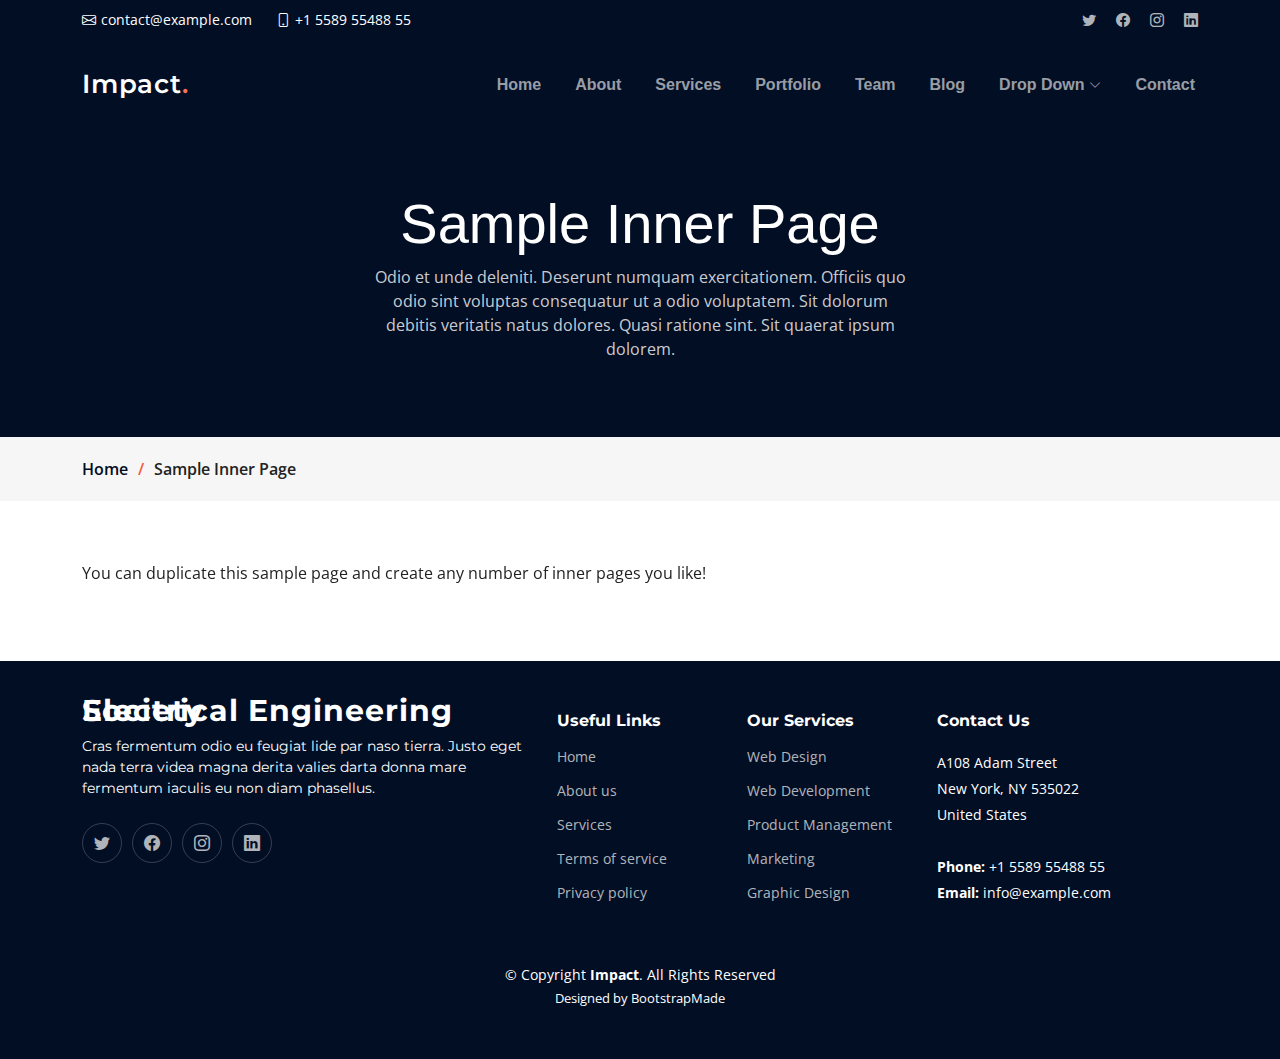
<file: sample-inner-page.html>
<!DOCTYPE html>
<html lang="en">

<head>
  <meta charset="utf-8">
  <meta content="width=device-width, initial-scale=1.0" name="viewport">

  <title>login Page</title>
  <meta content="" name="description">
  <meta content="" name="keywords">

  <!-- Favicons -->
  <link href="assets/img/ees favicon.png" rel="icon">

  <!-- Google Fonts -->
  <link rel="preconnect" href="https://fonts.googleapis.com">
  <link rel="preconnect" href="https://fonts.gstatic.com" crossorigin>
  <link href="https://fonts.googleapis.com/css2?family=Open+Sans:ital,wght@0,300;0,400;0,500;0,600;0,700;1,300;1,400;1,600;1,700&family=Montserrat:ital,wght@0,300;0,400;0,500;0,600;0,700;1,300;1,400;1,500;1,600;1,700&family=Raleway:ital,wght@0,300;0,400;0,500;0,600;0,700;1,300;1,400;1,500;1,600;1,700&display=swap" rel="stylesheet">

  <!-- Vendor CSS Files -->
  <link href="assets/vendor/bootstrap/css/bootstrap.min.css" rel="stylesheet">
  <link href="assets/vendor/bootstrap-icons/bootstrap-icons.css" rel="stylesheet">
  <link href="assets/vendor/aos/aos.css" rel="stylesheet">
  <link href="assets/vendor/glightbox/css/glightbox.min.css" rel="stylesheet">
  <link href="assets/vendor/swiper/swiper-bundle.min.css" rel="stylesheet">

  <!-- Template Main CSS File -->
  <link href="assets/css/main.css" rel="stylesheet">

</head>

<body>

  <!-- ======= Header ======= -->
  <section id="topbar" class="topbar d-flex align-items-center">
    <div class="container d-flex justify-content-center justify-content-md-between">
      <div class="contact-info d-flex align-items-center">
        <i class="bi bi-envelope d-flex align-items-center"><a href="mailto:contact@example.com">contact@example.com</a></i>
        <i class="bi bi-phone d-flex align-items-center ms-4"><span>+1 5589 55488 55</span></i>
      </div>
      <div class="social-links d-none d-md-flex align-items-center">
        <a href="#" class="twitter"><i class="bi bi-twitter"></i></a>
        <a href="#" class="facebook"><i class="bi bi-facebook"></i></a>
        <a href="#" class="instagram"><i class="bi bi-instagram"></i></a>
        <a href="#" class="linkedin"><i class="bi bi-linkedin"></i></i></a>
      </div>
    </div>
  </section><!-- End Top Bar -->

  <header id="header" class="header d-flex align-items-center">

    <div class="container-fluid container-xl d-flex align-items-center justify-content-between">
      <a href="index.html" class="logo d-flex align-items-center">
        <!-- Uncomment the line below if you also wish to use an image logo -->
        <!-- <img src="assets/img/logo.png" alt=""> -->
        <h1>Impact<span>.</span></h1>
      </a>
      <nav id="navbar" class="navbar">
        <ul>
          <li><a href="#hero">Home</a></li>
          <li><a href="#about">About</a></li>
          <li><a href="#services">Services</a></li>
          <li><a href="#portfolio">Portfolio</a></li>
          <li><a href="#team">Team</a></li>
          <li><a href="blog.html">Blog</a></li>
          <li class="dropdown"><a href="#"><span>Drop Down</span> <i class="bi bi-chevron-down dropdown-indicator"></i></a>
            <ul>
              <li><a href="#">Drop Down 1</a></li>
              <li class="dropdown"><a href="#"><span>Deep Drop Down</span> <i class="bi bi-chevron-down dropdown-indicator"></i></a>
                <ul>
                  <li><a href="#">Deep Drop Down 1</a></li>
                  <li><a href="#">Deep Drop Down 2</a></li>
                  <li><a href="#">Deep Drop Down 3</a></li>
                  <li><a href="#">Deep Drop Down 4</a></li>
                  <li><a href="#">Deep Drop Down 5</a></li>
                </ul>
              </li>
              <li><a href="#">Drop Down 2</a></li>
              <li><a href="#">Drop Down 3</a></li>
              <li><a href="#">Drop Down 4</a></li>
            </ul>
          </li>
          <li><a href="#contact">Contact</a></li>
        </ul>
      </nav><!-- .navbar -->

      <i class="mobile-nav-toggle mobile-nav-show bi bi-list"></i>
      <i class="mobile-nav-toggle mobile-nav-hide d-none bi bi-x"></i>

    </div>
  </header><!-- End Header -->
  <!-- End Header -->

  <main id="main">

    <!-- ======= Breadcrumbs ======= -->
    <div class="breadcrumbs">
      <div class="page-header d-flex align-items-center" style="background-image: url('');">
        <div class="container position-relative">
          <div class="row d-flex justify-content-center">
            <div class="col-lg-6 text-center">
              <h2>Sample Inner Page</h2>
              <p>Odio et unde deleniti. Deserunt numquam exercitationem. Officiis quo odio sint voluptas consequatur ut a odio voluptatem. Sit dolorum debitis veritatis natus dolores. Quasi ratione sint. Sit quaerat ipsum dolorem.</p>
            </div>
          </div>
        </div>
      </div>
      <nav>
        <div class="container">
          <ol>
            <li><a href="index.html">Home</a></li>
            <li>Sample Inner Page</li>
          </ol>
        </div>
      </nav>
    </div><!-- End Breadcrumbs -->

    <section class="sample-page">
      <div class="container" data-aos="fade-up">

        <p>
          You can duplicate this sample page and create any number of inner pages you like!
        </p>

      </div>
    </section>

  </main><!-- End #main -->

  <!-- ======= Footer ======= -->
  <footer id="footer" class="footer">

    <div class="container">
      <div class="row gy-4">
        <div class="col-lg-5 col-md-12 footer-info">
          <a href="index.html" class="logo d-flex align-items-center">
            <span>Electrical Engineering Society</span>
          </a>
          <p>Cras fermentum odio eu feugiat lide par naso tierra. Justo eget nada terra videa magna derita valies darta donna mare fermentum iaculis eu non diam phasellus.</p>
          <div class="social-links d-flex mt-4">
            <a href="#" class="twitter"><i class="bi bi-twitter"></i></a>
            <a href="#" class="facebook"><i class="bi bi-facebook"></i></a>
            <a href="#" class="instagram"><i class="bi bi-instagram"></i></a>
            <a href="#" class="linkedin"><i class="bi bi-linkedin"></i></a>
          </div>
        </div>

        <div class="col-lg-2 col-6 footer-links">
          <h4>Useful Links</h4>
          <ul>
            <li><a href="#">Home</a></li>
            <li><a href="#">About us</a></li>
            <li><a href="#">Services</a></li>
            <li><a href="#">Terms of service</a></li>
            <li><a href="#">Privacy policy</a></li>
          </ul>
        </div>

        <div class="col-lg-2 col-6 footer-links">
          <h4>Our Services</h4>
          <ul>
            <li><a href="#">Web Design</a></li>
            <li><a href="#">Web Development</a></li>
            <li><a href="#">Product Management</a></li>
            <li><a href="#">Marketing</a></li>
            <li><a href="#">Graphic Design</a></li>
          </ul>
        </div>

        <div class="col-lg-3 col-md-12 footer-contact text-center text-md-start">
          <h4>Contact Us</h4>
          <p>
            A108 Adam Street <br>
            New York, NY 535022<br>
            United States <br><br>
            <strong>Phone:</strong> +1 5589 55488 55<br>
            <strong>Email:</strong> info@example.com<br>
          </p>

        </div>

      </div>
    </div>

    <div class="container mt-4">
      <div class="copyright">
        &copy; Copyright <strong><span>Impact</span></strong>. All Rights Reserved
      </div>
      <div class="credits">
        <!-- All the links in the footer should remain intact. -->
        <!-- You can delete the links only if you purchased the pro version. -->
        <!-- Licensing information: https://bootstrapmade.com/license/ -->
        <!-- Purchase the pro version with working PHP/AJAX contact form: https://bootstrapmade.com/impact-bootstrap-business-website-template/ -->
        Designed by <a href="https://bootstrapmade.com/">BootstrapMade</a>
      </div>
    </div>

  </footer><!-- End Footer -->
  <!-- End Footer -->

  <a href="#" class="scroll-top d-flex align-items-center justify-content-center"><i class="bi bi-arrow-up-short"></i></a>

  <div id="preloader"></div>

  <!-- Vendor JS Files -->
  <script src="assets/vendor/bootstrap/js/bootstrap.bundle.min.js"></script>
  <script src="assets/vendor/aos/aos.js"></script>
  <script src="assets/vendor/glightbox/js/glightbox.min.js"></script>
  <script src="assets/vendor/purecounter/purecounter_vanilla.js"></script>
  <script src="assets/vendor/swiper/swiper-bundle.min.js"></script>
  <script src="assets/vendor/isotope-layout/isotope.pkgd.min.js"></script>
  <script src="assets/vendor/php-email-form/validate.js"></script>

  <!-- Template Main JS File -->
  <script src="assets/js/main.js"></script>

</body>

</html>
</file>
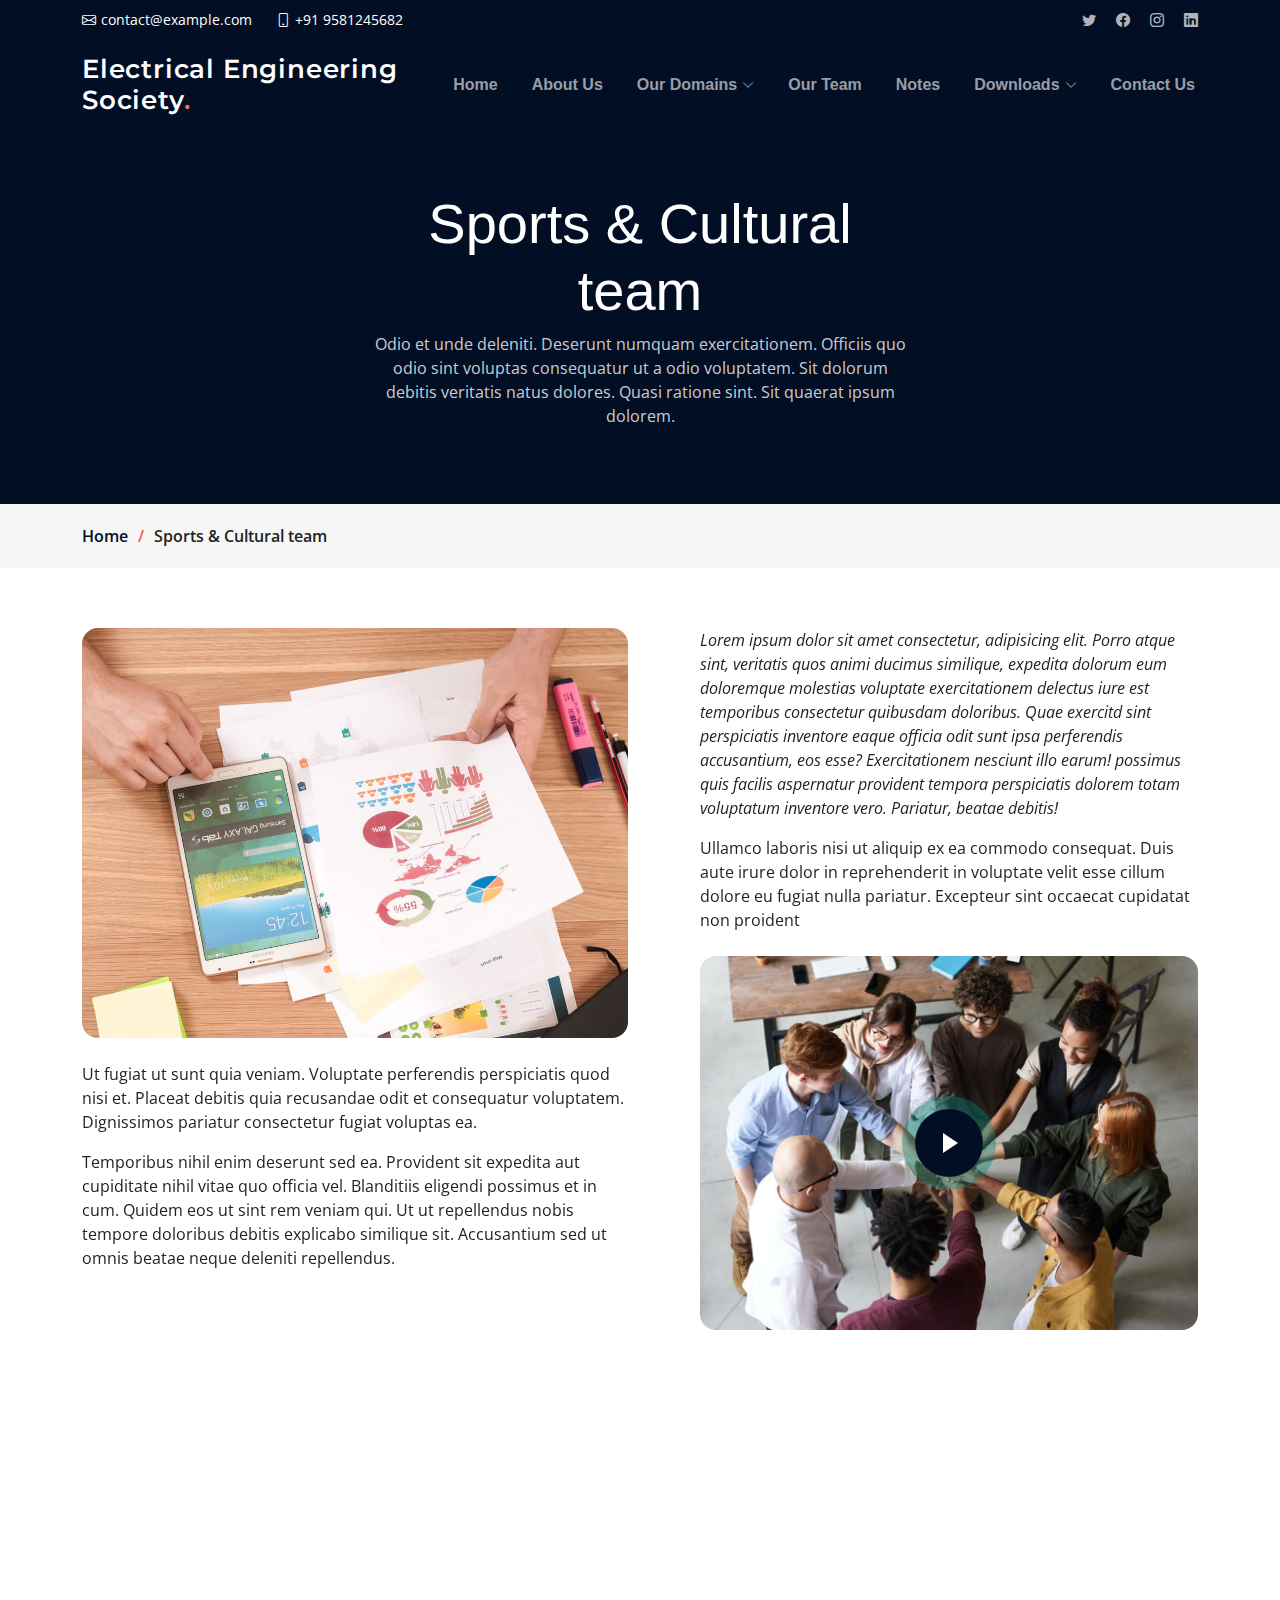
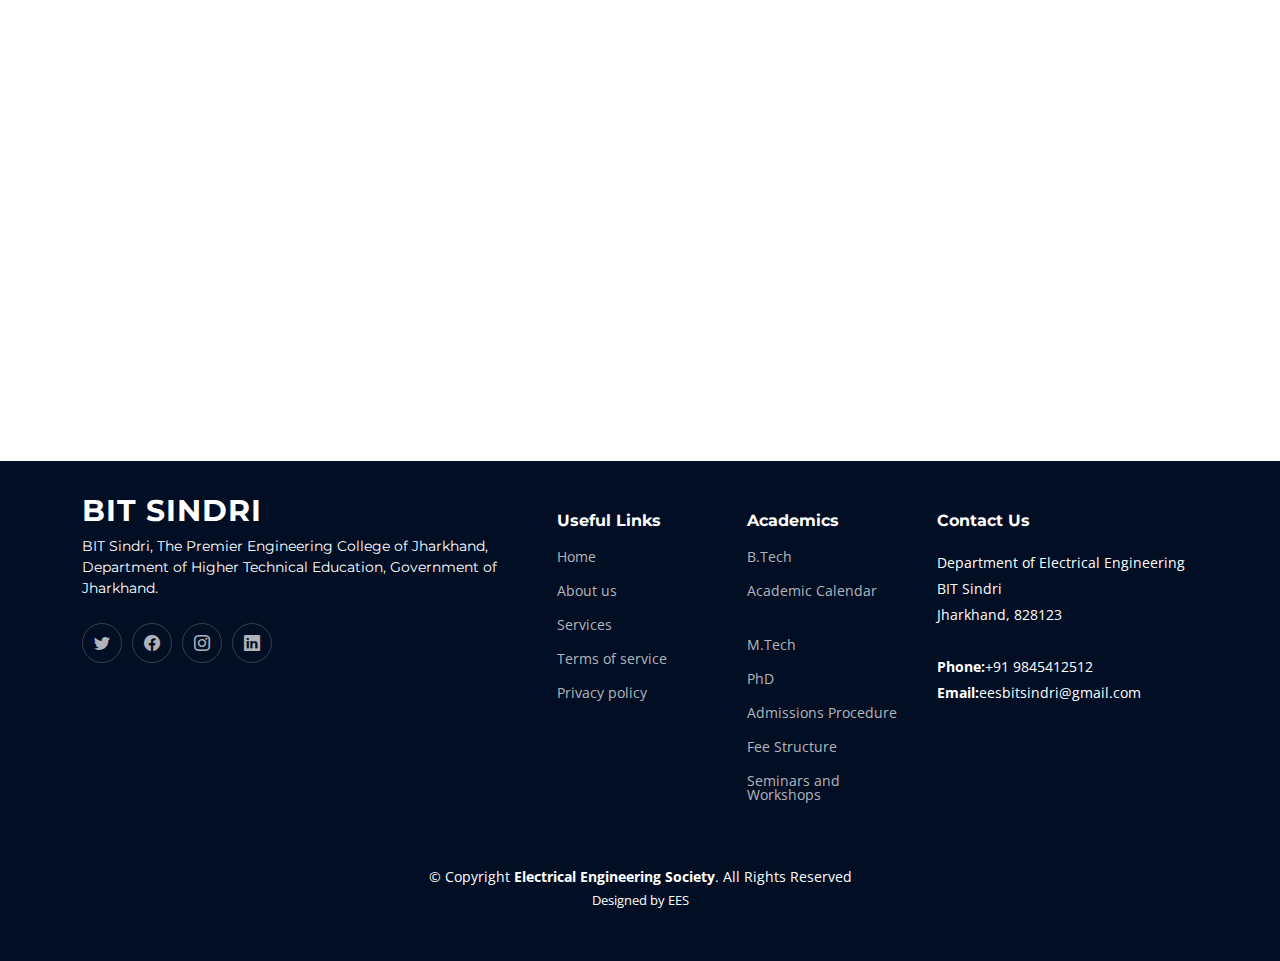
<file: sports-team.html>
<!DOCTYPE html>
<html lang="en">

<head>
  <meta charset="utf-8">
  <meta content="width=device-width, initial-scale=1.0" name="viewport">

  <title>Electrical Engineering Society</title>
  <meta content="" name="description">
  <meta content="" name="keywords">

  <!-- Favicons -->
  <link href="assets/img/ees favicon.png" rel="icon">
  <link href="assets/img/apple-touch-icon.png" rel="apple-touch-icon">

  <!-- Google Fonts -->
  <link rel="preconnect" href="https://fonts.googleapis.com">
  <link rel="preconnect" href="https://fonts.gstatic.com" crossorigin>
  <link href="https://fonts.googleapis.com/css2?family=Open+Sans:ital,wght@0,300;0,400;0,500;0,600;0,700;1,300;1,400;1,600;1,700&family=Montserrat:ital,wght@0,300;0,400;0,500;0,600;0,700;1,300;1,400;1,500;1,600;1,700&family=Raleway:ital,wght@0,300;0,400;0,500;0,600;0,700;1,300;1,400;1,500;1,600;1,700&display=swap" rel="stylesheet">

  <!-- Vendor CSS Files -->
  <link href="assets/vendor/bootstrap/css/bootstrap.min.css" rel="stylesheet">
  <link href="assets/vendor/bootstrap-icons/bootstrap-icons.css" rel="stylesheet">
  <link href="assets/vendor/aos/aos.css" rel="stylesheet">
  <link href="assets/vendor/glightbox/css/glightbox.min.css" rel="stylesheet">
  <link href="assets/vendor/swiper/swiper-bundle.min.css" rel="stylesheet">
  <link href="assets/css/main.css" rel="stylesheet">
</head>

<body>
  <section id="topbar" class="topbar d-flex align-items-center">
    <div class="container d-flex justify-content-center justify-content-md-between">
      <div class="contact-info d-flex align-items-center">
        <i class="bi bi-envelope d-flex align-items-center"><a href="mailto:contact@example.com">contact@example.com</a></i>
        <i class="bi bi-phone d-flex align-items-center ms-4"><span>+91 9581245682</span></i>
      </div>
      <div class="social-links d-none d-md-flex align-items-center">
        <a href="#" class="twitter"><i class="bi bi-twitter" target="_blank"></i></a>
        <a href="https://m.facebook.com/103285341559615/" target="_blank" class="facebook"><i class="bi bi-facebook"></i></a>
        <a href="https://www.instagram.com/ees.bitsindri/?igshid=YmMyMTLinks%3D" target="_blank" class="instagram"><i class="bi bi-instagram"></i></a>
        <a href="https://www.linkedin.com/company/electrical-engineering-society-bit-sindri/" target="_blank" class="linkedin"><i class="bi bi-linkedin"></i></i></a>
      </div>
    </div>
  </section>

  <header id="header" class="header d-flex align-items-center">

    <div class="container-fluid container-xl d-flex align-items-center justify-content-between">
      <a href="index.html" class="logo d-flex align-items-center">
        <h1>Electrical Engineering Society<span>.</span></h1>
      </a>
      <nav class="navbar">
        <ul>
          <li><a href="index.html">Home</a></li>
          <li><a href="#about">About Us</a></li>
          <li class="dropdown"><a href="#"><span>Our Domains</span> <i class="bi bi-chevron-down dropdown-indicator"></i></a>
            <ul>
              <li><a href="alumni-interaction.html">Alumni Interaction Team</a></li>
              <li><a href="design-team.html">Design & Technical Team</a></li>
              <li><a href="research-team.html">Research & Project Advancement Team</a></li>
              <li><a href="training-team.html">Training & Development Team</a></li>
              <li><a href="event-team.html">Event Coordination Team</a></li>
              <li><a href="editorial.html">Editorial Team</a></li>
              <li><a href="sports-team.html">Sports & Cultural Team</a></li>
            </ul>
          </li>
          <li><a href="team.html">Our Team</a></li>
          <li><a href="notes.html">Notes</a></li>
          <li class="dropdown"><a href="#"><span>Downloads</span> <i class="bi bi-chevron-down dropdown-indicator"></i></a>
            <ul>
              <li><a href="#">Notice Regarding Internship</a></li>
              <li><a href="#">Notice Regarding Internship</a></li>
              <li><a href="#">Notice Regarding Internship</a></li>
              <li><a href="#">Notice Regarding Internship</a></li>
            </ul>
          </li>
          <li><a href="#contact">Contact Us</a></li>
        </ul>
      </nav>
      <i class="mobile-nav-toggle mobile-nav-show bi bi-list"></i>
      <i class="mobile-nav-toggle mobile-nav-hide d-none bi bi-x"></i>
    </div>
  </header>
  <main id="main">
    <div class="breadcrumbs">
      <div class="page-header d-flex align-items-center" style="background-image: url('');">
        <div class="container position-relative">
          <div class="row d-flex justify-content-center">
            <div class="col-lg-6 text-center">
              <h2>Sports & Cultural team</h2>
              <p>Odio et unde deleniti. Deserunt numquam exercitationem. Officiis quo odio sint voluptas consequatur ut a odio voluptatem. Sit dolorum debitis veritatis natus dolores. Quasi ratione sint. Sit quaerat ipsum dolorem.</p>
            </div>
          </div>
        </div>
      </div>
      <nav>
        <div class="container">
          <ol>
            <li><a href="index.html">Home</a></li>
            <li>Sports & Cultural team</li>
          </ol>
        </div>
      </nav>
    </div>
    <section id="about" class="about">
      <div class="container" data-aos="fade-up">
        <div class="row gy-4">
          <div class="col-lg-6">
            <img src="assets/img/about.jpg" class="img-fluid rounded-4 mb-4" alt="">
            <p>Ut fugiat ut sunt quia veniam. Voluptate perferendis perspiciatis quod nisi et. Placeat debitis quia recusandae odit et consequatur voluptatem. Dignissimos pariatur consectetur fugiat voluptas ea.</p>
            <p>Temporibus nihil enim deserunt sed ea. Provident sit expedita aut cupiditate nihil vitae quo officia vel. Blanditiis eligendi possimus et in cum. Quidem eos ut sint rem veniam qui. Ut ut repellendus nobis tempore doloribus debitis explicabo similique sit. Accusantium sed ut omnis beatae neque deleniti repellendus.</p>
          </div>
          <div class="col-lg-6">
            <div class="content ps-0 ps-lg-5">
              <p class="fst-italic">
                Lorem ipsum dolor sit amet consectetur, adipisicing elit. Porro atque sint, veritatis quos animi ducimus similique, expedita dolorum eum doloremque molestias voluptate exercitationem delectus iure est temporibus consectetur quibusdam doloribus.
                Quae exercitd sint perspiciatis inventore eaque officia odit sunt ipsa perferendis accusantium, eos esse? Exercitationem nesciunt illo earum!
                possimus quis facilis aspernatur provident tempora perspiciatis dolorem totam voluptatum inventore vero. Pariatur, beatae debitis!
              </p>
              <p>
                Ullamco laboris nisi ut aliquip ex ea commodo consequat. Duis aute irure dolor in reprehenderit in voluptate
                velit esse cillum dolore eu fugiat nulla pariatur. Excepteur sint occaecat cupidatat non proident
              </p>

              <div class="position-relative mt-4">
                <img src="assets/img/about-2.jpg" class="img-fluid rounded-4" alt="">
                <a href="https://www.youtube.com/watch?v=ZJm7AJ6Yo0o" class="glightbox play-btn"></a>
              </div>
            </div>
          </div>
        </div>
      </div>
    </section>
    <section class="team">
      <div class="container" data-aos="fade-up">
        <div class="section-header">
          <h2>Active Members</h2>
          <p>Nulla dolorum nulla nesciunt rerum facere sed ut inventore quam porro nihil id ratione ea sunt quis dolorem dolore earum</p>
        </div>
        <div class="row gy-4">
          <div class="col-xl-3 col-md-6 d-flex" data-aos="fade-up" data-aos-delay="100">
            <div class="member">
              <img src="assets/img/team/team-1.jpg" class="img-fluid" alt="">
              <h4>Walter White</h4>
              <span>Alumni Interaction</span>
              <div class="social">
                <a href=""><i class="bi bi-twitter"></i></a>
                <a href=""><i class="bi bi-facebook"></i></a>
                <a href=""><i class="bi bi-instagram"></i></a>
                <a href=""><i class="bi bi-linkedin"></i></a>
              </div>
            </div>
          </div>
          <div class="col-xl-3 col-md-6 d-flex" data-aos="fade-up" data-aos-delay="200">
            <div class="member">
              <img src="assets/img/team/team-2.jpg" class="img-fluid" alt="">
              <h4>Sarah Jhinson</h4>
              <span>Alumni Interaction</span>
              <div class="social">
                <a href=""><i class="bi bi-twitter"></i></a>
                <a href=""><i class="bi bi-facebook"></i></a>
                <a href=""><i class="bi bi-instagram"></i></a>
                <a href=""><i class="bi bi-linkedin"></i></a>
              </div>
            </div>
          </div>

          <div class="col-xl-3 col-md-6 d-flex" data-aos="fade-up" data-aos-delay="300">
            <div class="member">
              <img src="assets/img/team/team-3.jpg" class="img-fluid" alt="">
              <h4>William Anderson</h4>
              <span>Alumni Interaction</span>
              <div class="social">
                <a href=""><i class="bi bi-twitter"></i></a>
                <a href=""><i class="bi bi-facebook"></i></a>
                <a href=""><i class="bi bi-instagram"></i></a>
                <a href=""><i class="bi bi-linkedin"></i></a>
              </div>
            </div>
          </div>
          <div class="col-xl-3 col-md-6 d-flex" data-aos="fade-up" data-aos-delay="400">
            <div class="member">
              <img src="assets/img/team/team-4.jpg" class="img-fluid" alt="">
              <h4>Amanda Jepson</h4>
              <span>Alumni Interaction</span>
              <div class="social">
                <a href=""><i class="bi bi-twitter"></i></a>
                <a href=""><i class="bi bi-facebook"></i></a>
                <a href=""><i class="bi bi-instagram"></i></a>
                <a href=""><i class="bi bi-linkedin"></i></a>
              </div>
            </div>
          </div>
        </div>
      </div>
    </section>
  </main>
  <footer id="footer" class="footer">
    <div class="container">
      <div class="row gy-4">
        <div class="col-lg-5 col-md-12 footer-info">
          <a href="index.html" class="logo d-flex align-items-center">
            <span>BIT SINDRI</span>
          </a>
          <p>BIT Sindri, The Premier Engineering College of Jharkhand, Department of Higher Technical Education, Government of Jharkhand.</p>
          <div class="social-links d-flex mt-4">
            <a href="#" class="twitter"><i class="bi bi-twitter"></i></a>
            <a href="#" class="facebook"><i class="bi bi-facebook"></i></a>
            <a href="#" class="instagram"><i class="bi bi-instagram"></i></a>
            <a href="#" class="linkedin"><i class="bi bi-linkedin"></i></a>
          </div>
        </div>
        <div class="col-lg-2 col-6 footer-links">
          <h4>Useful Links</h4>
          <ul>
            <li><a href="#">Home</a></li>
            <li><a href="#">About us</a></li>
            <li><a href="#">Services</a></li>
            <li><a href="#">Terms of service</a></li>
            <li><a href="#">Privacy policy</a></li>
          </ul>
        </div>
        <div class="col-lg-2 col-6 footer-links">
          <h4>Academics</h4>
          <ul>
            <li><a href="#">B.Tech</a></li>
            <li><a href="#">Academic Calendar</a><li>
            <li><a href="#">M.Tech</a></li>
            <li><a href="#">PhD</a></li>
            <li><a href="#">Admissions Procedure</a></li>
            <li><a href="#"> Fee Structure</a></li>
            <li><a href="#">Seminars and Workshops</a></li>
          </ul>
        </div>
        <div class="col-lg-3 col-md-12 footer-contact text-center text-md-start">
          <h4>Contact Us</h4>
          <p>
            Department of Electrical Engineering <br>
            BIT Sindri<br>
            Jharkhand, 828123<br><br>
            <strong>Phone:</strong>+91 9845412512<br>
            <strong>Email:</strong>eesbitsindri@gmail.com<br>
          </p>
        </div>
      </div>
    </div>
    <div class="container mt-4">
      <div class="copyright">
        &copy; Copyright <strong><span>Electrical Engineering Society</span></strong>. All Rights Reserved
      </div>
      <div class="credits">
        Designed by <a href="https://bootstrapmade.com/">EES</a>
      </div>
    </div>

  </footer>
  <a href="#" class="scroll-top d-flex align-items-center justify-content-center"><i class="bi bi-arrow-up-short"></i></a>
  <div id="preloader"></div>
  <script src="assets/vendor/bootstrap/js/bootstrap.bundle.min.js"></script>
  <script src="assets/vendor/aos/aos.js"></script>
  <script src="assets/vendor/glightbox/js/glightbox.min.js"></script>
  <script src="assets/vendor/purecounter/purecounter_vanilla.js"></script>
  <script src="assets/vendor/swiper/swiper-bundle.min.js"></script>
  <script src="assets/vendor/isotope-layout/isotope.pkgd.min.js"></script>
  <script src="assets/vendor/php-email-form/validate.js"></script>
  <script src="assets/js/main.js"></script>
</body>
</html>
</file>
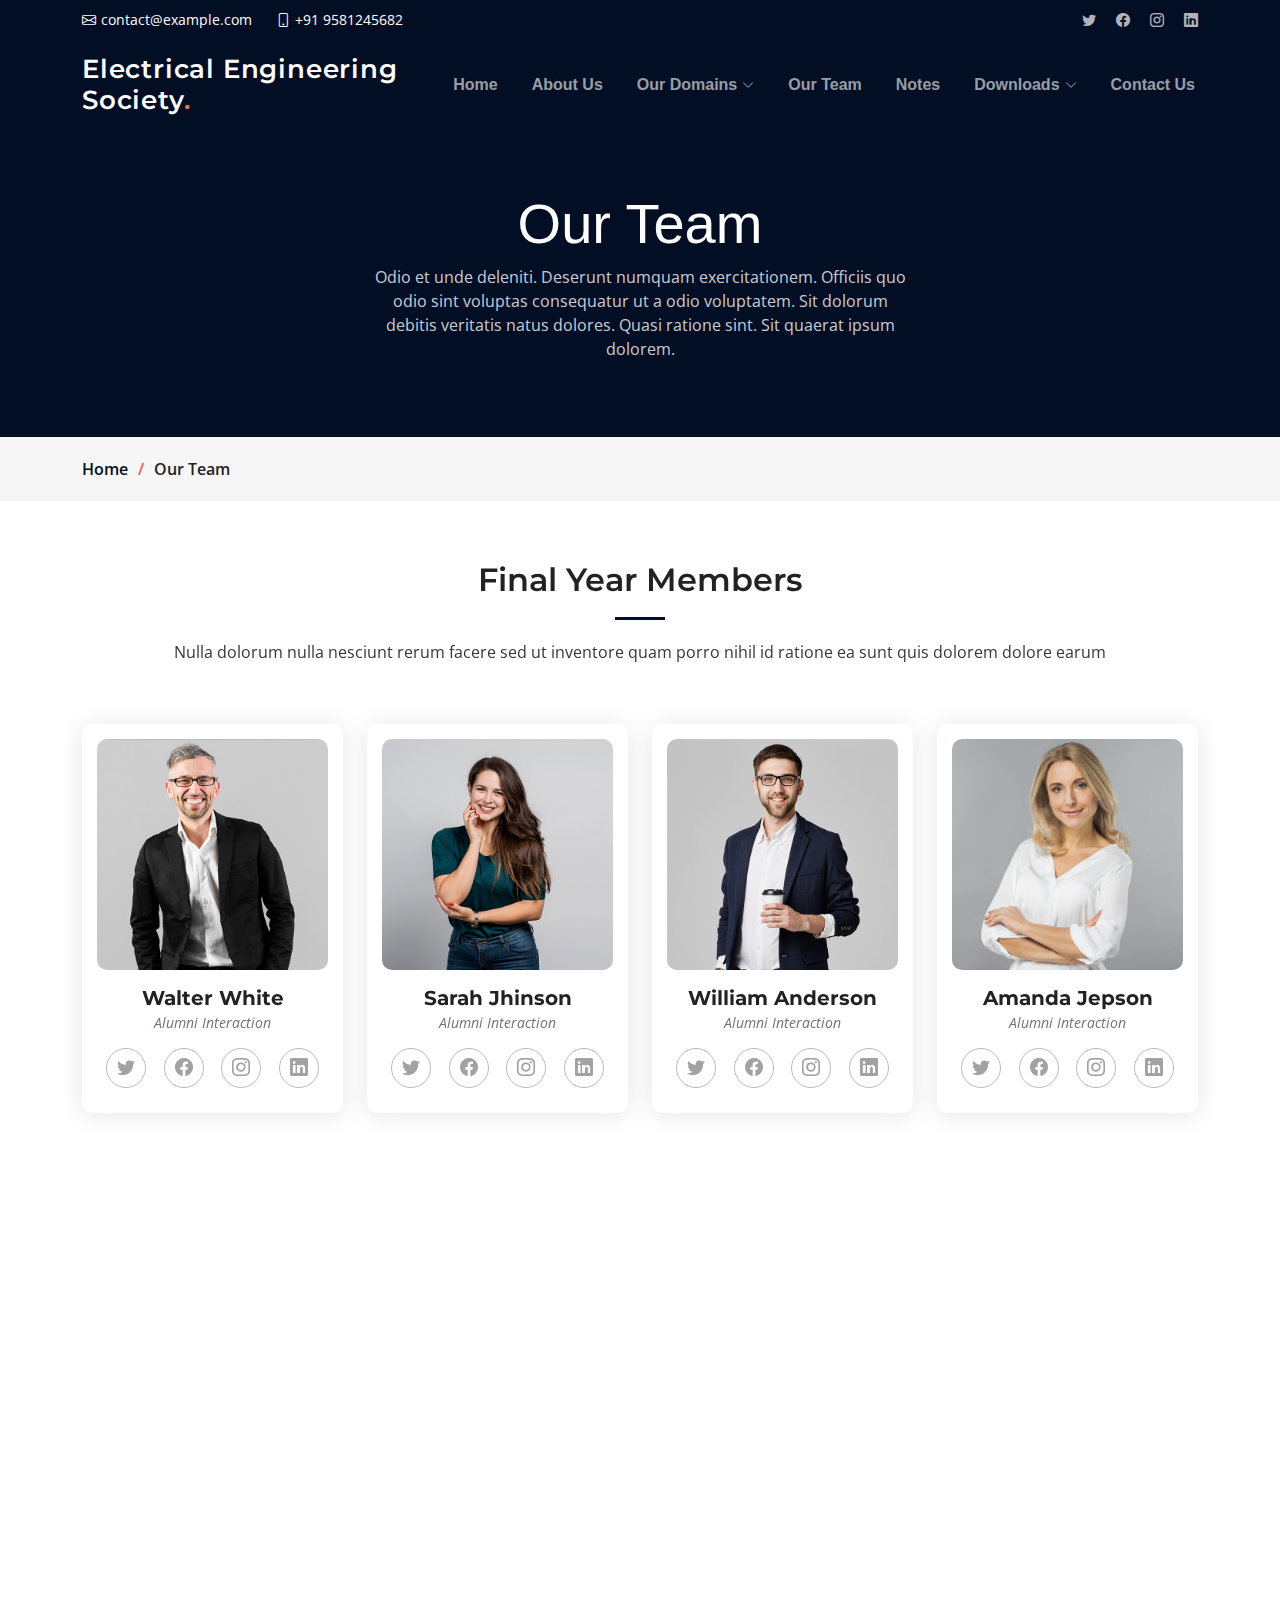
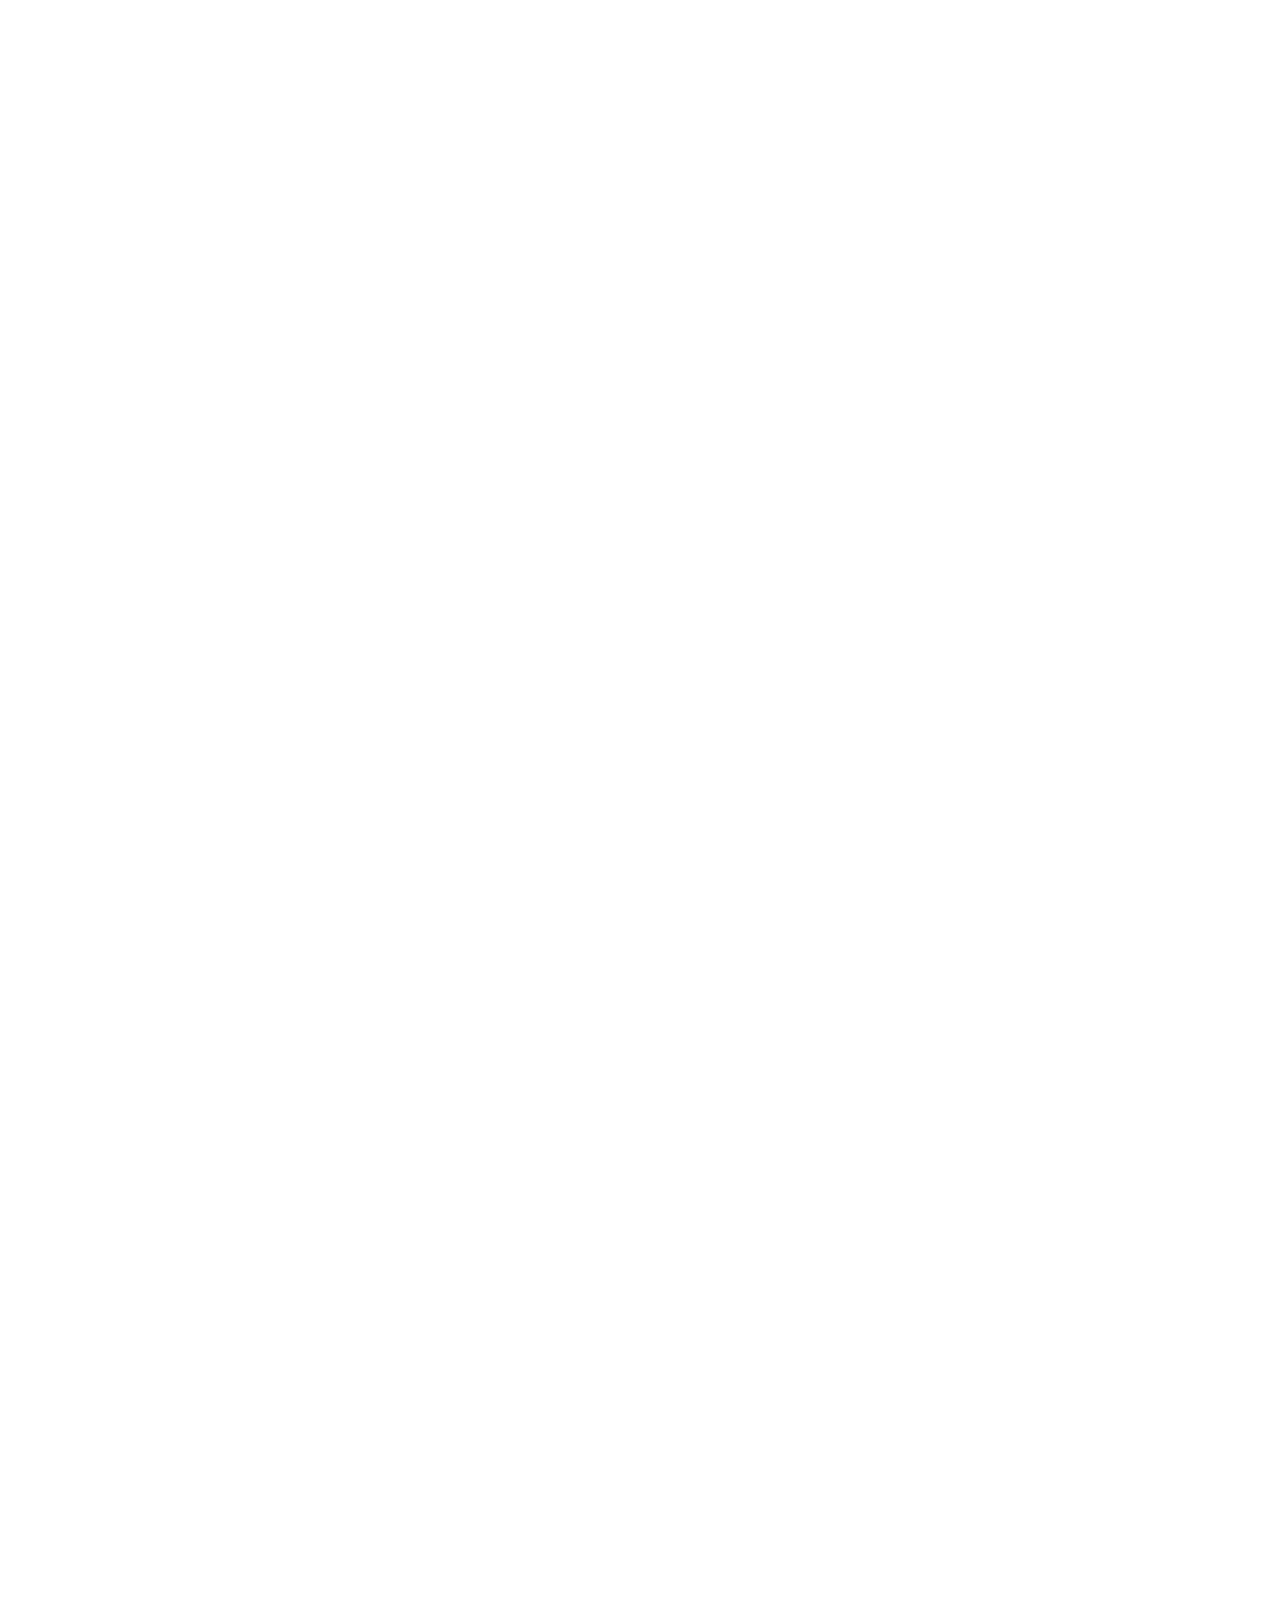
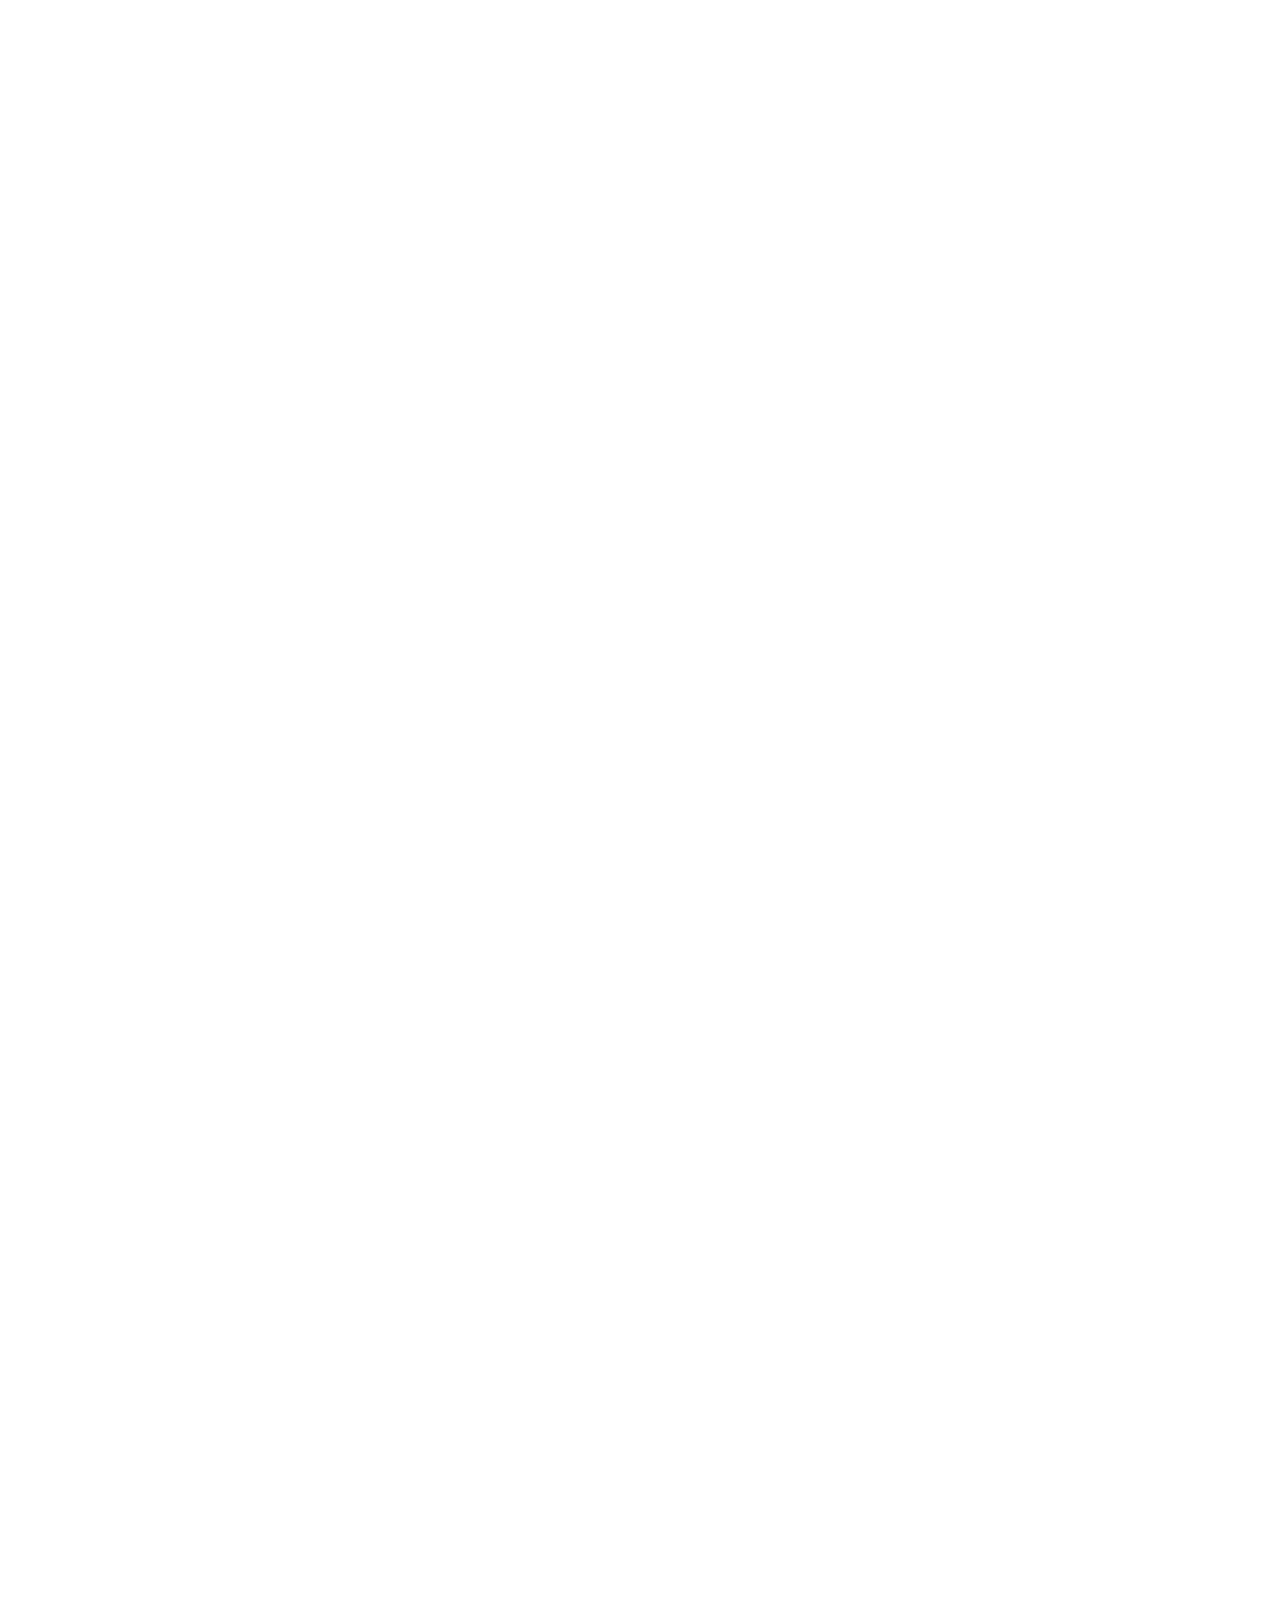
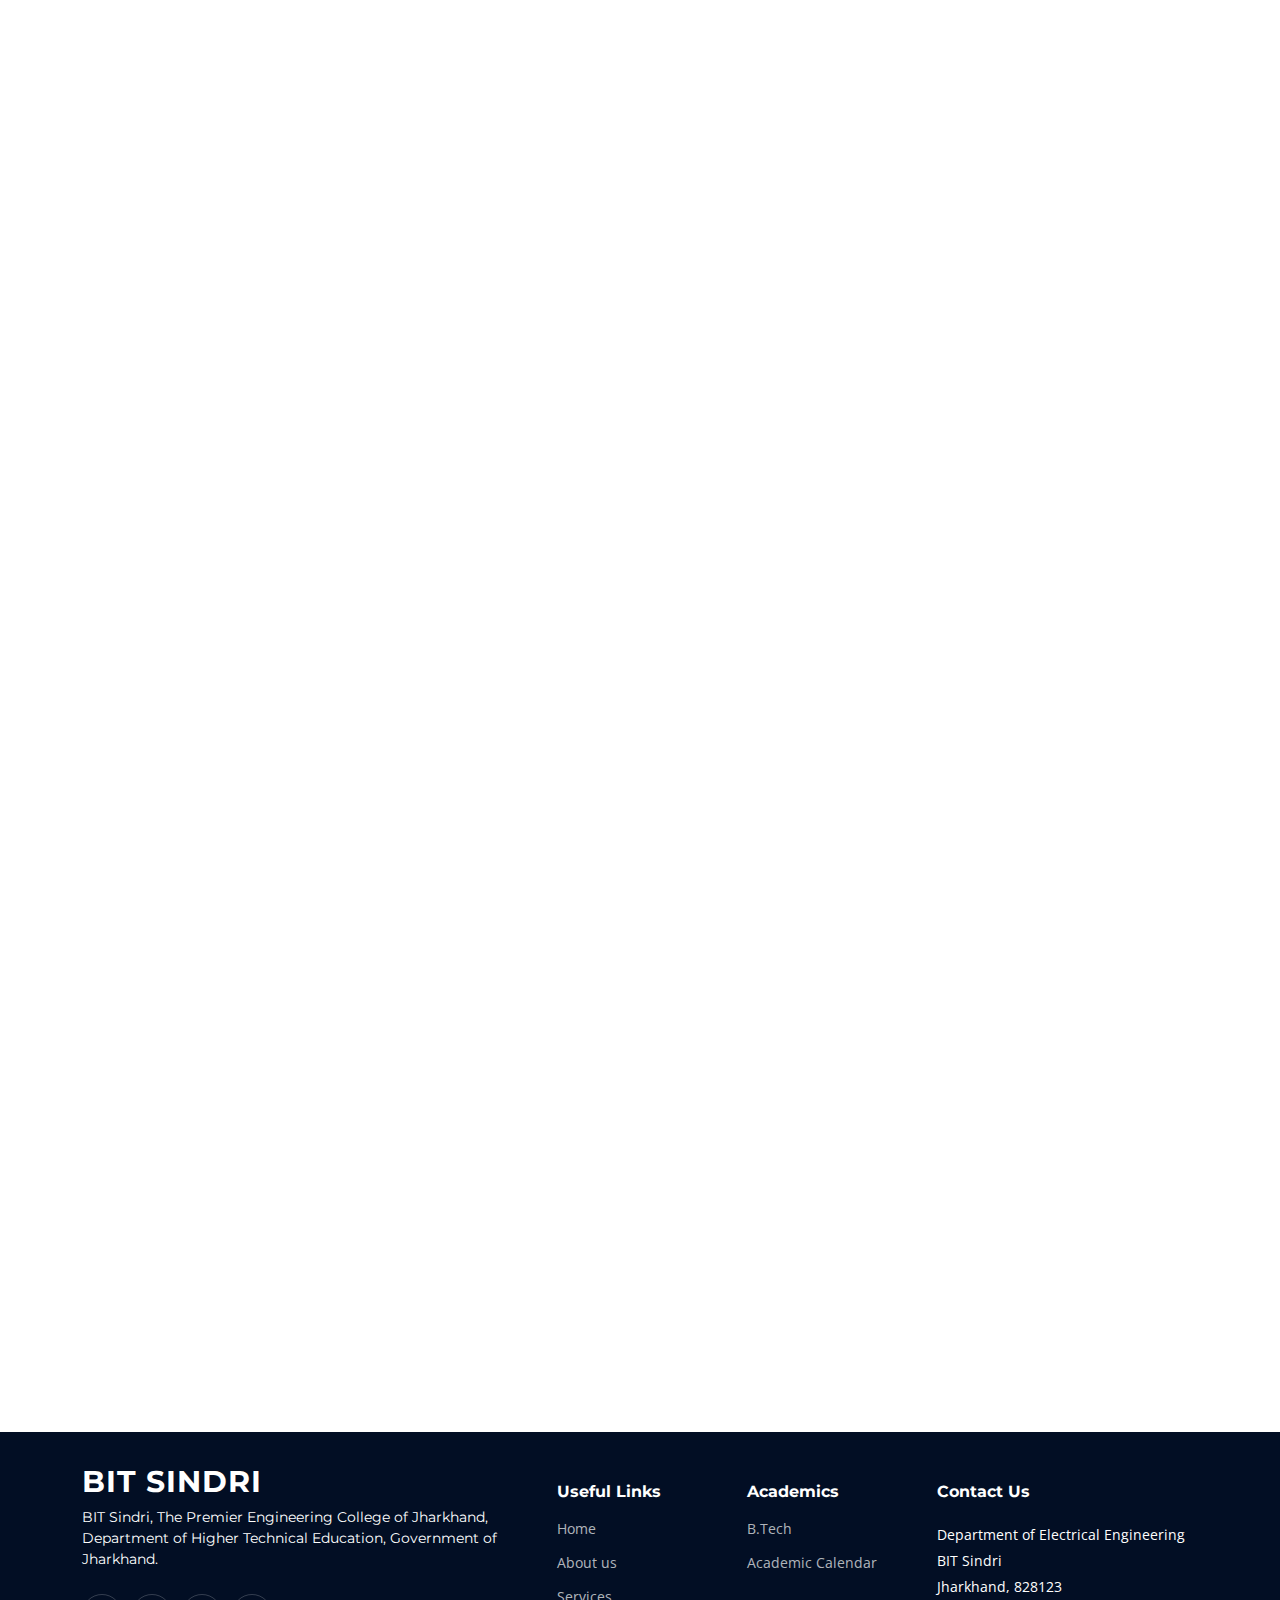
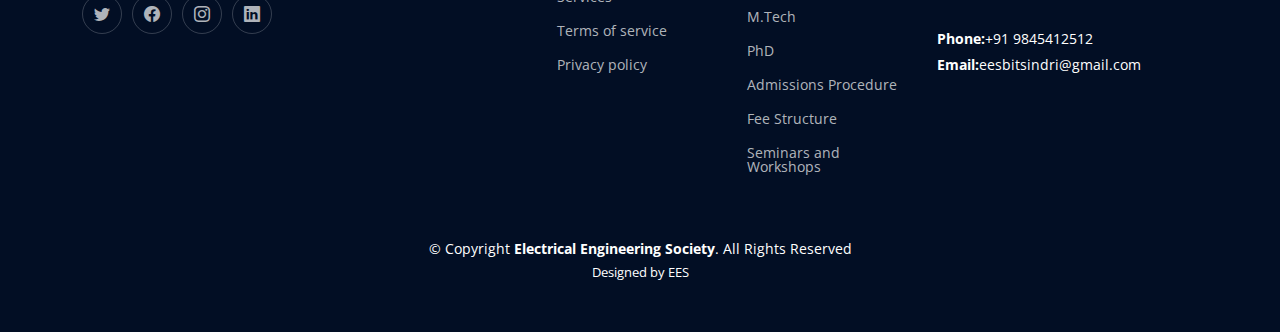
<file: team.html>
<!DOCTYPE html>
<html lang="en">

<head>
  <meta charset="utf-8">
  <meta content="width=device-width, initial-scale=1.0" name="viewport">

  <title>Electrical Engineering Society</title>
  <meta content="" name="description">
  <meta content="" name="keywords">

  <!-- Favicons -->
  <link href="assets/img/ees favicon.png" rel="icon">
  <link href="assets/img/apple-touch-icon.png" rel="apple-touch-icon">

  <!-- Google Fonts -->
  <link rel="preconnect" href="https://fonts.googleapis.com">
  <link rel="preconnect" href="https://fonts.gstatic.com" crossorigin>
  <link href="https://fonts.googleapis.com/css2?family=Open+Sans:ital,wght@0,300;0,400;0,500;0,600;0,700;1,300;1,400;1,600;1,700&family=Montserrat:ital,wght@0,300;0,400;0,500;0,600;0,700;1,300;1,400;1,500;1,600;1,700&family=Raleway:ital,wght@0,300;0,400;0,500;0,600;0,700;1,300;1,400;1,500;1,600;1,700&display=swap" rel="stylesheet">

  <!-- Vendor CSS Files -->
  <link href="assets/vendor/bootstrap/css/bootstrap.min.css" rel="stylesheet">
  <link href="assets/vendor/bootstrap-icons/bootstrap-icons.css" rel="stylesheet">
  <link href="assets/vendor/aos/aos.css" rel="stylesheet">
  <link href="assets/vendor/glightbox/css/glightbox.min.css" rel="stylesheet">
  <link href="assets/vendor/swiper/swiper-bundle.min.css" rel="stylesheet">
  <link href="assets/css/main.css" rel="stylesheet">
</head>

<body>
  <section id="topbar" class="topbar d-flex align-items-center">
    <div class="container d-flex justify-content-center justify-content-md-between">
      <div class="contact-info d-flex align-items-center">
        <i class="bi bi-envelope d-flex align-items-center"><a href="mailto:contact@example.com">contact@example.com</a></i>
        <i class="bi bi-phone d-flex align-items-center ms-4"><span>+91 9581245682</span></i>
      </div>
      <div class="social-links d-none d-md-flex align-items-center">
        <a href="#" class="twitter"><i class="bi bi-twitter" target="_blank"></i></a>
        <a href="https://m.facebook.com/103285341559615/" target="_blank" class="facebook"><i class="bi bi-facebook"></i></a>
        <a href="https://www.instagram.com/ees.bitsindri/?igshid=YmMyMTLinks%3D" target="_blank" class="instagram"><i class="bi bi-instagram"></i></a>
        <a href="https://www.linkedin.com/company/electrical-engineering-society-bit-sindri/" target="_blank" class="linkedin"><i class="bi bi-linkedin"></i></i></a>
      </div>
    </div>
  </section>

  <header id="header" class="header d-flex align-items-center">

    <div class="container-fluid container-xl d-flex align-items-center justify-content-between">
      <a href="index.html" class="logo d-flex align-items-center">
        <h1>Electrical Engineering Society<span>.</span></h1>
      </a>
      <nav class="navbar">
        <ul>
          <li><a href="index.html">Home</a></li>
          <li><a href="#about">About Us</a></li>
          <li class="dropdown"><a href="#"><span>Our Domains</span> <i class="bi bi-chevron-down dropdown-indicator"></i></a>
            <ul>
              <li><a href="alumni-interaction.html">Alumni Interaction Team</a></li>
              <li><a href="design-team.html">Design & Technical Team</a></li>
              <li><a href="research-team.html">Research & Project Advancement Team</a></li>
              <li><a href="training-team.html">Training & Development Team</a></li>
              <li><a href="event-team.html">Event Coordination Team</a></li>
              <li><a href="editorial.html">Editorial Team</a></li>
              <li><a href="sports-team.html">Sports & Cultural Team</a></li>
            </ul>
          </li>
          <li><a href="team.html">Our Team</a></li>
          <li><a href="notes.html">Notes</a></li>
          <li class="dropdown"><a href="#"><span>Downloads</span> <i class="bi bi-chevron-down dropdown-indicator"></i></a>
            <ul>
              <li><a href="#">Notice Regarding Internship</a></li>
              <li><a href="#">Notice Regarding Internship</a></li>
              <li><a href="#">Notice Regarding Internship</a></li>
              <li><a href="#">Notice Regarding Internship</a></li>
            </ul>
          </li>
          <li><a href="#contact">Contact Us</a></li>
        </ul>
      </nav>
      <i class="mobile-nav-toggle mobile-nav-show bi bi-list"></i>
      <i class="mobile-nav-toggle mobile-nav-hide d-none bi bi-x"></i>
    </div>
  </header>
  <main id="main">
    <div class="breadcrumbs">
      <div class="page-header d-flex align-items-center" style="background-image: url('');">
        <div class="container position-relative">
          <div class="row d-flex justify-content-center">
            <div class="col-lg-6 text-center">
              <h2>Our Team</h2>
              <p>Odio et unde deleniti. Deserunt numquam exercitationem. Officiis quo odio sint voluptas consequatur ut a odio voluptatem. Sit dolorum debitis veritatis natus dolores. Quasi ratione sint. Sit quaerat ipsum dolorem.</p>
            </div>
          </div>
        </div>
      </div>
      <nav>
        <div class="container">
          <ol>
            <li><a href="index.html">Home</a></li>
            <li>Our Team</li>
          </ol>
        </div>
      </nav>
    </div>
    <section class="team">
      <div class="container" data-aos="fade-up">
        <div class="section-header">
          <h2>Final Year Members</h2>
          <p>Nulla dolorum nulla nesciunt rerum facere sed ut inventore quam porro nihil id ratione ea sunt quis dolorem dolore earum</p>
        </div>
        <div class="row gy-4">
          <div class="col-xl-3 col-md-6 d-flex" data-aos="fade-up" data-aos-delay="100">
            <div class="member">
              <img src="assets/img/team/team-1.jpg" class="img-fluid" alt="">
              <h4>Walter White</h4>
              <span>Alumni Interaction</span>
              <div class="social">
                <a href=""><i class="bi bi-twitter"></i></a>
                <a href=""><i class="bi bi-facebook"></i></a>
                <a href=""><i class="bi bi-instagram"></i></a>
                <a href=""><i class="bi bi-linkedin"></i></a>
              </div>
            </div>
          </div>
          <div class="col-xl-3 col-md-6 d-flex" data-aos="fade-up" data-aos-delay="200">
            <div class="member">
              <img src="assets/img/team/team-2.jpg" class="img-fluid" alt="">
              <h4>Sarah Jhinson</h4>
              <span>Alumni Interaction</span>
              <div class="social">
                <a href=""><i class="bi bi-twitter"></i></a>
                <a href=""><i class="bi bi-facebook"></i></a>
                <a href=""><i class="bi bi-instagram"></i></a>
                <a href=""><i class="bi bi-linkedin"></i></a>
              </div>
            </div>
          </div>

          <div class="col-xl-3 col-md-6 d-flex" data-aos="fade-up" data-aos-delay="300">
            <div class="member">
              <img src="assets/img/team/team-3.jpg" class="img-fluid" alt="">
              <h4>William Anderson</h4>
              <span>Alumni Interaction</span>
              <div class="social">
                <a href=""><i class="bi bi-twitter"></i></a>
                <a href=""><i class="bi bi-facebook"></i></a>
                <a href=""><i class="bi bi-instagram"></i></a>
                <a href=""><i class="bi bi-linkedin"></i></a>
              </div>
            </div>
          </div>
          <div class="col-xl-3 col-md-6 d-flex" data-aos="fade-up" data-aos-delay="400">
            <div class="member">
              <img src="assets/img/team/team-4.jpg" class="img-fluid" alt="">
              <h4>Amanda Jepson</h4>
              <span>Alumni Interaction</span>
              <div class="social">
                <a href=""><i class="bi bi-twitter"></i></a>
                <a href=""><i class="bi bi-facebook"></i></a>
                <a href=""><i class="bi bi-instagram"></i></a>
                <a href=""><i class="bi bi-linkedin"></i></a>
              </div>
            </div>
          </div>
          <div class="col-xl-3 col-md-6 d-flex" data-aos="fade-up" data-aos-delay="500">
            <div class="member">
              <img src="assets/img/team/team-4.jpg" class="img-fluid" alt="">
              <h4>Amanda Jepson</h4>
              <span>Alumni Interaction</span>
              <div class="social">
                <a href=""><i class="bi bi-twitter"></i></a>
                <a href=""><i class="bi bi-facebook"></i></a>
                <a href=""><i class="bi bi-instagram"></i></a>
                <a href=""><i class="bi bi-linkedin"></i></a>
              </div>
            </div>
          </div>
          <div class="col-xl-3 col-md-6 d-flex" data-aos="fade-up" data-aos-delay="600">
            <div class="member">
              <img src="assets/img/team/team-4.jpg" class="img-fluid" alt="">
              <h4>Amanda Jepson</h4>
              <span>Alumni Interaction</span>
              <div class="social">
                <a href=""><i class="bi bi-twitter"></i></a>
                <a href=""><i class="bi bi-facebook"></i></a>
                <a href=""><i class="bi bi-instagram"></i></a>
                <a href=""><i class="bi bi-linkedin"></i></a>
              </div>
            </div>
          </div>
          <div class="col-xl-3 col-md-6 d-flex" data-aos="fade-up" data-aos-delay="700">
            <div class="member">
              <img src="assets/img/team/team-4.jpg" class="img-fluid" alt="">
              <h4>Amanda Jepson</h4>
              <span>Alumni Interaction</span>
              <div class="social">
                <a href=""><i class="bi bi-twitter"></i></a>
                <a href=""><i class="bi bi-facebook"></i></a>
                <a href=""><i class="bi bi-instagram"></i></a>
                <a href=""><i class="bi bi-linkedin"></i></a>
              </div>
            </div>
          </div>
          <div class="col-xl-3 col-md-6 d-flex" data-aos="fade-up" data-aos-delay="800">
            <div class="member">
              <img src="assets/img/team/team-4.jpg" class="img-fluid" alt="">
              <h4>Amanda Jepson</h4>
              <span>Alumni Interaction</span>
              <div class="social">
                <a href=""><i class="bi bi-twitter"></i></a>
                <a href=""><i class="bi bi-facebook"></i></a>
                <a href=""><i class="bi bi-instagram"></i></a>
                <a href=""><i class="bi bi-linkedin"></i></a>
              </div>
            </div>
          </div>
          <div class="col-xl-3 col-md-6 d-flex" data-aos="fade-up" data-aos-delay="900">
            <div class="member">
              <img src="assets/img/team/team-4.jpg" class="img-fluid" alt="">
              <h4>Amanda Jepson</h4>
              <span>Alumni Interaction</span>
              <div class="social">
                <a href=""><i class="bi bi-twitter"></i></a>
                <a href=""><i class="bi bi-facebook"></i></a>
                <a href=""><i class="bi bi-instagram"></i></a>
                <a href=""><i class="bi bi-linkedin"></i></a>
              </div>
            </div>
          </div>
          <div class="col-xl-3 col-md-6 d-flex" data-aos="fade-up" data-aos-delay="1000">
            <div class="member">
              <img src="assets/img/team/team-4.jpg" class="img-fluid" alt="">
              <h4>Amanda Jepson</h4>
              <span>Alumni Interaction</span>
              <div class="social">
                <a href=""><i class="bi bi-twitter"></i></a>
                <a href=""><i class="bi bi-facebook"></i></a>
                <a href=""><i class="bi bi-instagram"></i></a>
                <a href=""><i class="bi bi-linkedin"></i></a>
              </div>
            </div>
          </div>
          <div class="col-xl-3 col-md-6 d-flex" data-aos="fade-up" data-aos-delay="1100">
            <div class="member">
              <img src="assets/img/team/team-4.jpg" class="img-fluid" alt="">
              <h4>Amanda Jepson</h4>
              <span>Alumni Interaction</span>
              <div class="social">
                <a href=""><i class="bi bi-twitter"></i></a>
                <a href=""><i class="bi bi-facebook"></i></a>
                <a href=""><i class="bi bi-instagram"></i></a>
                <a href=""><i class="bi bi-linkedin"></i></a>
              </div>
            </div>
          </div>
          <div class="col-xl-3 col-md-6 d-flex" data-aos="fade-up" data-aos-delay="1200">
            <div class="member">
              <img src="assets/img/team/team-4.jpg" class="img-fluid" alt="">
              <h4>Amanda Jepson</h4>
              <span>Alumni Interaction</span>
              <div class="social">
                <a href=""><i class="bi bi-twitter"></i></a>
                <a href=""><i class="bi bi-facebook"></i></a>
                <a href=""><i class="bi bi-instagram"></i></a>
                <a href=""><i class="bi bi-linkedin"></i></a>
              </div>
            </div>
          </div>
          <div class="col-xl-3 col-md-6 d-flex" data-aos="fade-up" data-aos-delay="1300">
            <div class="member">
              <img src="assets/img/team/team-4.jpg" class="img-fluid" alt="">
              <h4>Amanda Jepson</h4>
              <span>Alumni Interaction</span>
              <div class="social">
                <a href=""><i class="bi bi-twitter"></i></a>
                <a href=""><i class="bi bi-facebook"></i></a>
                <a href=""><i class="bi bi-instagram"></i></a>
                <a href=""><i class="bi bi-linkedin"></i></a>
              </div>
            </div>
          </div>
          <div class="col-xl-3 col-md-6 d-flex" data-aos="fade-up" data-aos-delay="1400">
            <div class="member">
              <img src="assets/img/team/team-4.jpg" class="img-fluid" alt="">
              <h4>Amanda Jepson</h4>
              <span>Alumni Interaction</span>
              <div class="social">
                <a href=""><i class="bi bi-twitter"></i></a>
                <a href=""><i class="bi bi-facebook"></i></a>
                <a href=""><i class="bi bi-instagram"></i></a>
                <a href=""><i class="bi bi-linkedin"></i></a>
              </div>
            </div>
          </div>
          <div class="col-xl-3 col-md-6 d-flex" data-aos="fade-up" data-aos-delay="1500">
            <div class="member">
              <img src="assets/img/team/team-4.jpg" class="img-fluid" alt="">
              <h4>Amanda Jepson</h4>
              <span>Alumni Interaction</span>
              <div class="social">
                <a href=""><i class="bi bi-twitter"></i></a>
                <a href=""><i class="bi bi-facebook"></i></a>
                <a href=""><i class="bi bi-instagram"></i></a>
                <a href=""><i class="bi bi-linkedin"></i></a>
              </div>
            </div>
          </div>
          <div class="col-xl-3 col-md-6 d-flex" data-aos="fade-up" data-aos-delay="1600">
            <div class="member">
              <img src="assets/img/team/team-4.jpg" class="img-fluid" alt="">
              <h4>Amanda Jepson</h4>
              <span>Alumni Interaction</span>
              <div class="social">
                <a href=""><i class="bi bi-twitter"></i></a>
                <a href=""><i class="bi bi-facebook"></i></a>
                <a href=""><i class="bi bi-instagram"></i></a>
                <a href=""><i class="bi bi-linkedin"></i></a>
              </div>
            </div>
          </div>
        </div>
      </div>
    </section>
    <section class="team">
      <div class="container" data-aos="fade-up">
        <div class="section-header">
          <h2>Pre-Final Year Members</h2>
          <p>Nulla dolorum nulla nesciunt rerum facere sed ut inventore quam porro nihil id ratione ea sunt quis dolorem dolore earum</p>
        </div>
        <div class="row gy-4">
          <div class="col-xl-3 col-md-6 d-flex" data-aos="fade-up" data-aos-delay="100">
            <div class="member">
              <img src="assets/img/team/team-1.jpg" class="img-fluid" alt="">
              <h4>Walter White</h4>
              <span>Design & Technical</span>
              <div class="social">
                <a href=""><i class="bi bi-twitter"></i></a>
                <a href=""><i class="bi bi-facebook"></i></a>
                <a href=""><i class="bi bi-instagram"></i></a>
                <a href=""><i class="bi bi-linkedin"></i></a>
              </div>
            </div>
          </div>
          <div class="col-xl-3 col-md-6 d-flex" data-aos="fade-up" data-aos-delay="200">
            <div class="member">
              <img src="assets/img/team/team-2.jpg" class="img-fluid" alt="">
              <h4>Sarah Jhinson</h4>
              <span>Design & Technical</span>
              <div class="social">
                <a href=""><i class="bi bi-twitter"></i></a>
                <a href=""><i class="bi bi-facebook"></i></a>
                <a href=""><i class="bi bi-instagram"></i></a>
                <a href=""><i class="bi bi-linkedin"></i></a>
              </div>
            </div>
          </div>

          <div class="col-xl-3 col-md-6 d-flex" data-aos="fade-up" data-aos-delay="300">
            <div class="member">
              <img src="assets/img/team/team-3.jpg" class="img-fluid" alt="">
              <h4>William Anderson</h4>
              <span>Design & Technical</span>
              <div class="social">
                <a href=""><i class="bi bi-twitter"></i></a>
                <a href=""><i class="bi bi-facebook"></i></a>
                <a href=""><i class="bi bi-instagram"></i></a>
                <a href=""><i class="bi bi-linkedin"></i></a>
              </div>
            </div>
          </div>
               <div class="col-xl-3 col-md-6 d-flex" data-aos="fade-up" data-aos-delay="400">
            <div class="member">
              <img src="assets/img/team/team-4.jpg" class="img-fluid" alt="">
              <h4>Amanda Jepson</h4>
              <span>Alumni Interaction</span>
              <div class="social">
                <a href=""><i class="bi bi-twitter"></i></a>
                <a href=""><i class="bi bi-facebook"></i></a>
                <a href=""><i class="bi bi-instagram"></i></a>
                <a href=""><i class="bi bi-linkedin"></i></a>
              </div>
            </div>
          </div>
          <div class="col-xl-3 col-md-6 d-flex" data-aos="fade-up" data-aos-delay="500">
            <div class="member">
              <img src="assets/img/team/team-4.jpg" class="img-fluid" alt="">
              <h4>Amanda Jepson</h4>
              <span>Alumni Interaction</span>
              <div class="social">
                <a href=""><i class="bi bi-twitter"></i></a>
                <a href=""><i class="bi bi-facebook"></i></a>
                <a href=""><i class="bi bi-instagram"></i></a>
                <a href=""><i class="bi bi-linkedin"></i></a>
              </div>
            </div>
          </div>
          <div class="col-xl-3 col-md-6 d-flex" data-aos="fade-up" data-aos-delay="600">
            <div class="member">
              <img src="assets/img/team/team-4.jpg" class="img-fluid" alt="">
              <h4>Amanda Jepson</h4>
              <span>Alumni Interaction</span>
              <div class="social">
                <a href=""><i class="bi bi-twitter"></i></a>
                <a href=""><i class="bi bi-facebook"></i></a>
                <a href=""><i class="bi bi-instagram"></i></a>
                <a href=""><i class="bi bi-linkedin"></i></a>
              </div>
            </div>
          </div>
          <div class="col-xl-3 col-md-6 d-flex" data-aos="fade-up" data-aos-delay="700">
            <div class="member">
              <img src="assets/img/team/team-4.jpg" class="img-fluid" alt="">
              <h4>Amanda Jepson</h4>
              <span>Alumni Interaction</span>
              <div class="social">
                <a href=""><i class="bi bi-twitter"></i></a>
                <a href=""><i class="bi bi-facebook"></i></a>
                <a href=""><i class="bi bi-instagram"></i></a>
                <a href=""><i class="bi bi-linkedin"></i></a>
              </div>
            </div>
          </div>
          <div class="col-xl-3 col-md-6 d-flex" data-aos="fade-up" data-aos-delay="800">
            <div class="member">
              <img src="assets/img/team/team-4.jpg" class="img-fluid" alt="">
              <h4>Amanda Jepson</h4>
              <span>Alumni Interaction</span>
              <div class="social">
                <a href=""><i class="bi bi-twitter"></i></a>
                <a href=""><i class="bi bi-facebook"></i></a>
                <a href=""><i class="bi bi-instagram"></i></a>
                <a href=""><i class="bi bi-linkedin"></i></a>
              </div>
            </div>
          </div>
          <div class="col-xl-3 col-md-6 d-flex" data-aos="fade-up" data-aos-delay="900">
            <div class="member">
              <img src="assets/img/team/team-4.jpg" class="img-fluid" alt="">
              <h4>Amanda Jepson</h4>
              <span>Alumni Interaction</span>
              <div class="social">
                <a href=""><i class="bi bi-twitter"></i></a>
                <a href=""><i class="bi bi-facebook"></i></a>
                <a href=""><i class="bi bi-instagram"></i></a>
                <a href=""><i class="bi bi-linkedin"></i></a>
              </div>
            </div>
          </div>
          <div class="col-xl-3 col-md-6 d-flex" data-aos="fade-up" data-aos-delay="1000">
            <div class="member">
              <img src="assets/img/team/team-4.jpg" class="img-fluid" alt="">
              <h4>Amanda Jepson</h4>
              <span>Alumni Interaction</span>
              <div class="social">
                <a href=""><i class="bi bi-twitter"></i></a>
                <a href=""><i class="bi bi-facebook"></i></a>
                <a href=""><i class="bi bi-instagram"></i></a>
                <a href=""><i class="bi bi-linkedin"></i></a>
              </div>
            </div>
          </div>
          <div class="col-xl-3 col-md-6 d-flex" data-aos="fade-up" data-aos-delay="1100">
            <div class="member">
              <img src="assets/img/team/team-4.jpg" class="img-fluid" alt="">
              <h4>Amanda Jepson</h4>
              <span>Alumni Interaction</span>
              <div class="social">
                <a href=""><i class="bi bi-twitter"></i></a>
                <a href=""><i class="bi bi-facebook"></i></a>
                <a href=""><i class="bi bi-instagram"></i></a>
                <a href=""><i class="bi bi-linkedin"></i></a>
              </div>
            </div>
          </div>
          <div class="col-xl-3 col-md-6 d-flex" data-aos="fade-up" data-aos-delay="1200">
            <div class="member">
              <img src="assets/img/team/team-4.jpg" class="img-fluid" alt="">
              <h4>Amanda Jepson</h4>
              <span>Alumni Interaction</span>
              <div class="social">
                <a href=""><i class="bi bi-twitter"></i></a>
                <a href=""><i class="bi bi-facebook"></i></a>
                <a href=""><i class="bi bi-instagram"></i></a>
                <a href=""><i class="bi bi-linkedin"></i></a>
              </div>
            </div>
          </div>
          <div class="col-xl-3 col-md-6 d-flex" data-aos="fade-up" data-aos-delay="1300">
            <div class="member">
              <img src="assets/img/team/team-4.jpg" class="img-fluid" alt="">
              <h4>Amanda Jepson</h4>
              <span>Alumni Interaction</span>
              <div class="social">
                <a href=""><i class="bi bi-twitter"></i></a>
                <a href=""><i class="bi bi-facebook"></i></a>
                <a href=""><i class="bi bi-instagram"></i></a>
                <a href=""><i class="bi bi-linkedin"></i></a>
              </div>
            </div>
          </div>
          <div class="col-xl-3 col-md-6 d-flex" data-aos="fade-up" data-aos-delay="1400">
            <div class="member">
              <img src="assets/img/team/team-4.jpg" class="img-fluid" alt="">
              <h4>Amanda Jepson</h4>
              <span>Alumni Interaction</span>
              <div class="social">
                <a href=""><i class="bi bi-twitter"></i></a>
                <a href=""><i class="bi bi-facebook"></i></a>
                <a href=""><i class="bi bi-instagram"></i></a>
                <a href=""><i class="bi bi-linkedin"></i></a>
              </div>
            </div>
          </div>
          <div class="col-xl-3 col-md-6 d-flex" data-aos="fade-up" data-aos-delay="1500">
            <div class="member">
              <img src="assets/img/team/team-4.jpg" class="img-fluid" alt="">
              <h4>Amanda Jepson</h4>
              <span>Alumni Interaction</span>
              <div class="social">
                <a href=""><i class="bi bi-twitter"></i></a>
                <a href=""><i class="bi bi-facebook"></i></a>
                <a href=""><i class="bi bi-instagram"></i></a>
                <a href=""><i class="bi bi-linkedin"></i></a>
              </div>
            </div>
          </div>
          <div class="col-xl-3 col-md-6 d-flex" data-aos="fade-up" data-aos-delay="1600">
            <div class="member">
              <img src="assets/img/team/team-4.jpg" class="img-fluid" alt="">
              <h4>Amanda Jepson</h4>
              <span>Alumni Interaction</span>
              <div class="social">
                <a href=""><i class="bi bi-twitter"></i></a>
                <a href=""><i class="bi bi-facebook"></i></a>
                <a href=""><i class="bi bi-instagram"></i></a>
                <a href=""><i class="bi bi-linkedin"></i></a>
              </div>
            </div>
          </div>
        </div>
      </div>
    </section>
    <section class="team">
      <div class="container" data-aos="fade-up">
        <div class="section-header">
          <h2>2<sup>nd</sup> Year Members</h2>
          <p>Nulla dolorum nulla nesciunt rerum facere sed ut inventore quam porro nihil id ratione ea sunt quis dolorem dolore earum</p>
        </div>
        <div class="row gy-4">
          <div class="col-xl-3 col-md-6 d-flex" data-aos="fade-up" data-aos-delay="100">
            <div class="member">
              <img src="assets/img/team/team-1.jpg" class="img-fluid" alt="">
              <h4>Walter White</h4>
              <span>Alumni Interaction</span>
              <div class="social">
                <a href=""><i class="bi bi-twitter"></i></a>
                <a href=""><i class="bi bi-facebook"></i></a>
                <a href=""><i class="bi bi-instagram"></i></a>
                <a href=""><i class="bi bi-linkedin"></i></a>
              </div>
            </div>
          </div>
          <div class="col-xl-3 col-md-6 d-flex" data-aos="fade-up" data-aos-delay="200">
            <div class="member">
              <img src="assets/img/team/team-2.jpg" class="img-fluid" alt="">
              <h4>Sarah Jhinson</h4>
              <span>Alumni Interaction</span>
              <div class="social">
                <a href=""><i class="bi bi-twitter"></i></a>
                <a href=""><i class="bi bi-facebook"></i></a>
                <a href=""><i class="bi bi-instagram"></i></a>
                <a href=""><i class="bi bi-linkedin"></i></a>
              </div>
            </div>
          </div>

          <div class="col-xl-3 col-md-6 d-flex" data-aos="fade-up" data-aos-delay="300">
            <div class="member">
              <img src="assets/img/team/team-3.jpg" class="img-fluid" alt="">
              <h4>William Anderson</h4>
              <span>Alumni Interaction</span>
              <div class="social">
                <a href=""><i class="bi bi-twitter"></i></a>
                <a href=""><i class="bi bi-facebook"></i></a>
                <a href=""><i class="bi bi-instagram"></i></a>
                <a href=""><i class="bi bi-linkedin"></i></a>
              </div>
            </div>
          </div>
          <div class="col-xl-3 col-md-6 d-flex" data-aos="fade-up" data-aos-delay="400">
            <div class="member">
              <img src="assets/img/team/team-4.jpg" class="img-fluid" alt="">
              <h4>Amanda Jepson</h4>
              <span>Alumni Interaction</span>
              <div class="social">
                <a href=""><i class="bi bi-twitter"></i></a>
                <a href=""><i class="bi bi-facebook"></i></a>
                <a href=""><i class="bi bi-instagram"></i></a>
                <a href=""><i class="bi bi-linkedin"></i></a>
              </div>
            </div>
          </div>
          <div class="col-xl-3 col-md-6 d-flex" data-aos="fade-up" data-aos-delay="500">
            <div class="member">
              <img src="assets/img/team/team-4.jpg" class="img-fluid" alt="">
              <h4>Amanda Jepson</h4>
              <span>Alumni Interaction</span>
              <div class="social">
                <a href=""><i class="bi bi-twitter"></i></a>
                <a href=""><i class="bi bi-facebook"></i></a>
                <a href=""><i class="bi bi-instagram"></i></a>
                <a href=""><i class="bi bi-linkedin"></i></a>
              </div>
            </div>
          </div>
          <div class="col-xl-3 col-md-6 d-flex" data-aos="fade-up" data-aos-delay="600">
            <div class="member">
              <img src="assets/img/team/team-4.jpg" class="img-fluid" alt="">
              <h4>Amanda Jepson</h4>
              <span>Alumni Interaction</span>
              <div class="social">
                <a href=""><i class="bi bi-twitter"></i></a>
                <a href=""><i class="bi bi-facebook"></i></a>
                <a href=""><i class="bi bi-instagram"></i></a>
                <a href=""><i class="bi bi-linkedin"></i></a>
              </div>
            </div>
          </div>
          <div class="col-xl-3 col-md-6 d-flex" data-aos="fade-up" data-aos-delay="700">
            <div class="member">
              <img src="assets/img/team/team-4.jpg" class="img-fluid" alt="">
              <h4>Amanda Jepson</h4>
              <span>Alumni Interaction</span>
              <div class="social">
                <a href=""><i class="bi bi-twitter"></i></a>
                <a href=""><i class="bi bi-facebook"></i></a>
                <a href=""><i class="bi bi-instagram"></i></a>
                <a href=""><i class="bi bi-linkedin"></i></a>
              </div>
            </div>
          </div>
          <div class="col-xl-3 col-md-6 d-flex" data-aos="fade-up" data-aos-delay="800">
            <div class="member">
              <img src="assets/img/team/team-4.jpg" class="img-fluid" alt="">
              <h4>Amanda Jepson</h4>
              <span>Alumni Interaction</span>
              <div class="social">
                <a href=""><i class="bi bi-twitter"></i></a>
                <a href=""><i class="bi bi-facebook"></i></a>
                <a href=""><i class="bi bi-instagram"></i></a>
                <a href=""><i class="bi bi-linkedin"></i></a>
              </div>
            </div>
          </div>
          <div class="col-xl-3 col-md-6 d-flex" data-aos="fade-up" data-aos-delay="900">
            <div class="member">
              <img src="assets/img/team/team-4.jpg" class="img-fluid" alt="">
              <h4>Amanda Jepson</h4>
              <span>Alumni Interaction</span>
              <div class="social">
                <a href=""><i class="bi bi-twitter"></i></a>
                <a href=""><i class="bi bi-facebook"></i></a>
                <a href=""><i class="bi bi-instagram"></i></a>
                <a href=""><i class="bi bi-linkedin"></i></a>
              </div>
            </div>
          </div>
          <div class="col-xl-3 col-md-6 d-flex" data-aos="fade-up" data-aos-delay="1000">
            <div class="member">
              <img src="assets/img/team/team-4.jpg" class="img-fluid" alt="">
              <h4>Amanda Jepson</h4>
              <span>Alumni Interaction</span>
              <div class="social">
                <a href=""><i class="bi bi-twitter"></i></a>
                <a href=""><i class="bi bi-facebook"></i></a>
                <a href=""><i class="bi bi-instagram"></i></a>
                <a href=""><i class="bi bi-linkedin"></i></a>
              </div>
            </div>
          </div>
          <div class="col-xl-3 col-md-6 d-flex" data-aos="fade-up" data-aos-delay="1100">
            <div class="member">
              <img src="assets/img/team/team-4.jpg" class="img-fluid" alt="">
              <h4>Amanda Jepson</h4>
              <span>Alumni Interaction</span>
              <div class="social">
                <a href=""><i class="bi bi-twitter"></i></a>
                <a href=""><i class="bi bi-facebook"></i></a>
                <a href=""><i class="bi bi-instagram"></i></a>
                <a href=""><i class="bi bi-linkedin"></i></a>
              </div>
            </div>
          </div>
          <div class="col-xl-3 col-md-6 d-flex" data-aos="fade-up" data-aos-delay="1200">
            <div class="member">
              <img src="assets/img/team/team-4.jpg" class="img-fluid" alt="">
              <h4>Amanda Jepson</h4>
              <span>Alumni Interaction</span>
              <div class="social">
                <a href=""><i class="bi bi-twitter"></i></a>
                <a href=""><i class="bi bi-facebook"></i></a>
                <a href=""><i class="bi bi-instagram"></i></a>
                <a href=""><i class="bi bi-linkedin"></i></a>
              </div>
            </div>
          </div>
          <div class="col-xl-3 col-md-6 d-flex" data-aos="fade-up" data-aos-delay="1300">
            <div class="member">
              <img src="assets/img/team/team-4.jpg" class="img-fluid" alt="">
              <h4>Amanda Jepson</h4>
              <span>Alumni Interaction</span>
              <div class="social">
                <a href=""><i class="bi bi-twitter"></i></a>
                <a href=""><i class="bi bi-facebook"></i></a>
                <a href=""><i class="bi bi-instagram"></i></a>
                <a href=""><i class="bi bi-linkedin"></i></a>
              </div>
            </div>
          </div>
          <div class="col-xl-3 col-md-6 d-flex" data-aos="fade-up" data-aos-delay="1400">
            <div class="member">
              <img src="assets/img/team/team-4.jpg" class="img-fluid" alt="">
              <h4>Amanda Jepson</h4>
              <span>Alumni Interaction</span>
              <div class="social">
                <a href=""><i class="bi bi-twitter"></i></a>
                <a href=""><i class="bi bi-facebook"></i></a>
                <a href=""><i class="bi bi-instagram"></i></a>
                <a href=""><i class="bi bi-linkedin"></i></a>
              </div>
            </div>
          </div>
          <div class="col-xl-3 col-md-6 d-flex" data-aos="fade-up" data-aos-delay="1500">
            <div class="member">
              <img src="assets/img/team/team-4.jpg" class="img-fluid" alt="">
              <h4>Amanda Jepson</h4>
              <span>Alumni Interaction</span>
              <div class="social">
                <a href=""><i class="bi bi-twitter"></i></a>
                <a href=""><i class="bi bi-facebook"></i></a>
                <a href=""><i class="bi bi-instagram"></i></a>
                <a href=""><i class="bi bi-linkedin"></i></a>
              </div>
            </div>
          </div>
          <div class="col-xl-3 col-md-6 d-flex" data-aos="fade-up" data-aos-delay="1600">
            <div class="member">
              <img src="assets/img/team/team-4.jpg" class="img-fluid" alt="">
              <h4>Amanda Jepson</h4>
              <span>Alumni Interaction</span>
              <div class="social">
                <a href=""><i class="bi bi-twitter"></i></a>
                <a href=""><i class="bi bi-facebook"></i></a>
                <a href=""><i class="bi bi-instagram"></i></a>
                <a href=""><i class="bi bi-linkedin"></i></a>
              </div>
            </div>
          </div>
        </div>
      </div>
    </section>
  </main>
  <footer id="footer" class="footer">
    <div class="container">
      <div class="row gy-4">
        <div class="col-lg-5 col-md-12 footer-info">
          <a href="index.html" class="logo d-flex align-items-center">
            <span>BIT SINDRI</span>
          </a>
          <p>BIT Sindri, The Premier Engineering College of Jharkhand, Department of Higher Technical Education, Government of Jharkhand.</p>
          <div class="social-links d-flex mt-4">
            <a href="#" class="twitter"><i class="bi bi-twitter"></i></a>
            <a href="#" class="facebook"><i class="bi bi-facebook"></i></a>
            <a href="#" class="instagram"><i class="bi bi-instagram"></i></a>
            <a href="#" class="linkedin"><i class="bi bi-linkedin"></i></a>
          </div>
        </div>
        <div class="col-lg-2 col-6 footer-links">
          <h4>Useful Links</h4>
          <ul>
            <li><a href="#">Home</a></li>
            <li><a href="#">About us</a></li>
            <li><a href="#">Services</a></li>
            <li><a href="#">Terms of service</a></li>
            <li><a href="#">Privacy policy</a></li>
          </ul>
        </div>
        <div class="col-lg-2 col-6 footer-links">
          <h4>Academics</h4>
          <ul>
            <li><a href="#">B.Tech</a></li>
            <li><a href="#">Academic Calendar</a><li>
            <li><a href="#">M.Tech</a></li>
            <li><a href="#">PhD</a></li>
            <li><a href="#">Admissions Procedure</a></li>
            <li><a href="#"> Fee Structure</a></li>
            <li><a href="#">Seminars and Workshops</a></li>
          </ul>
        </div>
        <div class="col-lg-3 col-md-12 footer-contact text-center text-md-start">
          <h4>Contact Us</h4>
          <p>
            Department of Electrical Engineering <br>
            BIT Sindri<br>
            Jharkhand, 828123<br><br>
            <strong>Phone:</strong>+91 9845412512<br>
            <strong>Email:</strong>eesbitsindri@gmail.com<br>
          </p>
        </div>
      </div>
    </div>
    <div class="container mt-4">
      <div class="copyright">
        &copy; Copyright <strong><span>Electrical Engineering Society</span></strong>. All Rights Reserved
      </div>
      <div class="credits">
        Designed by <a href="https://bootstrapmade.com/">EES</a>
      </div>
    </div>

  </footer>
  <a href="#" class="scroll-top d-flex align-items-center justify-content-center"><i class="bi bi-arrow-up-short"></i></a>
  <div id="preloader"></div>
  <script src="assets/vendor/bootstrap/js/bootstrap.bundle.min.js"></script>
  <script src="assets/vendor/aos/aos.js"></script>
  <script src="assets/vendor/glightbox/js/glightbox.min.js"></script>
  <script src="assets/vendor/purecounter/purecounter_vanilla.js"></script>
  <script src="assets/vendor/swiper/swiper-bundle.min.js"></script>
  <script src="assets/vendor/isotope-layout/isotope.pkgd.min.js"></script>
  <script src="assets/vendor/php-email-form/validate.js"></script>
  <script src="assets/js/main.js"></script>
</body>
</html>
</file>
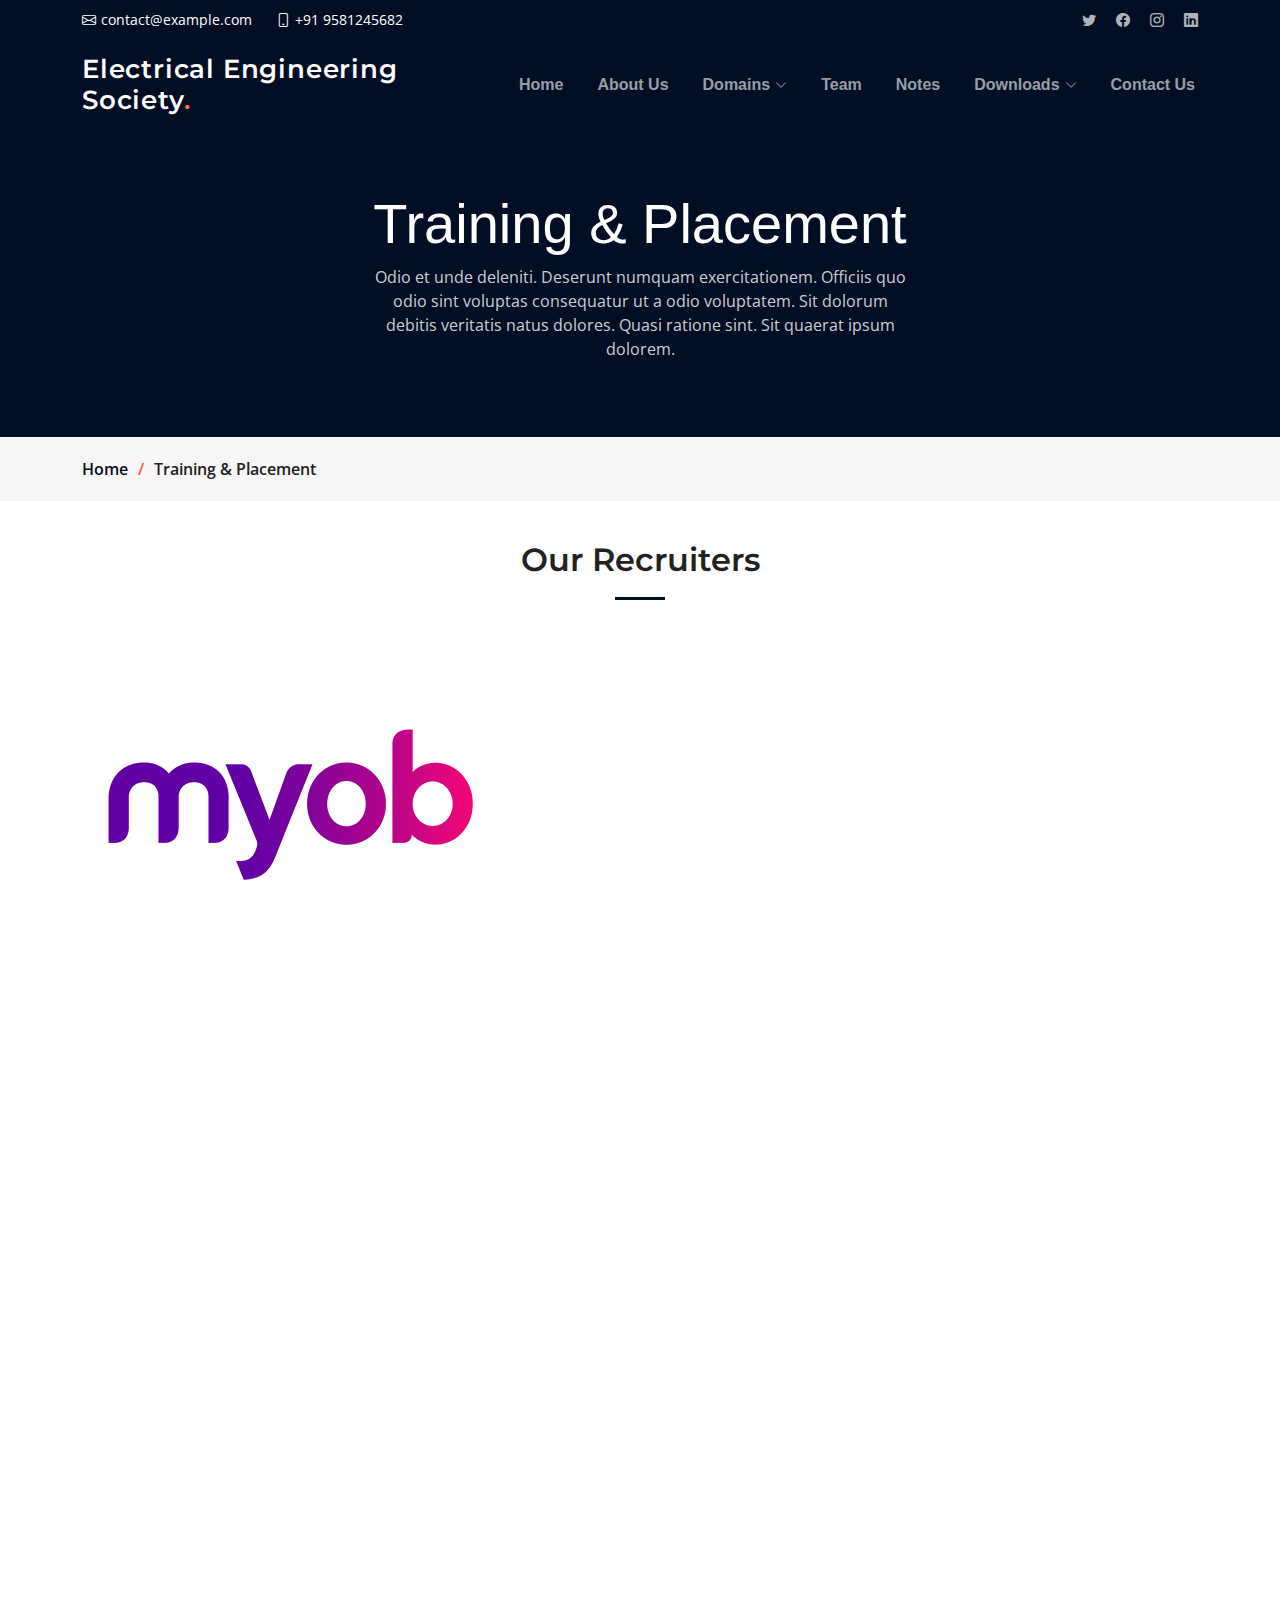
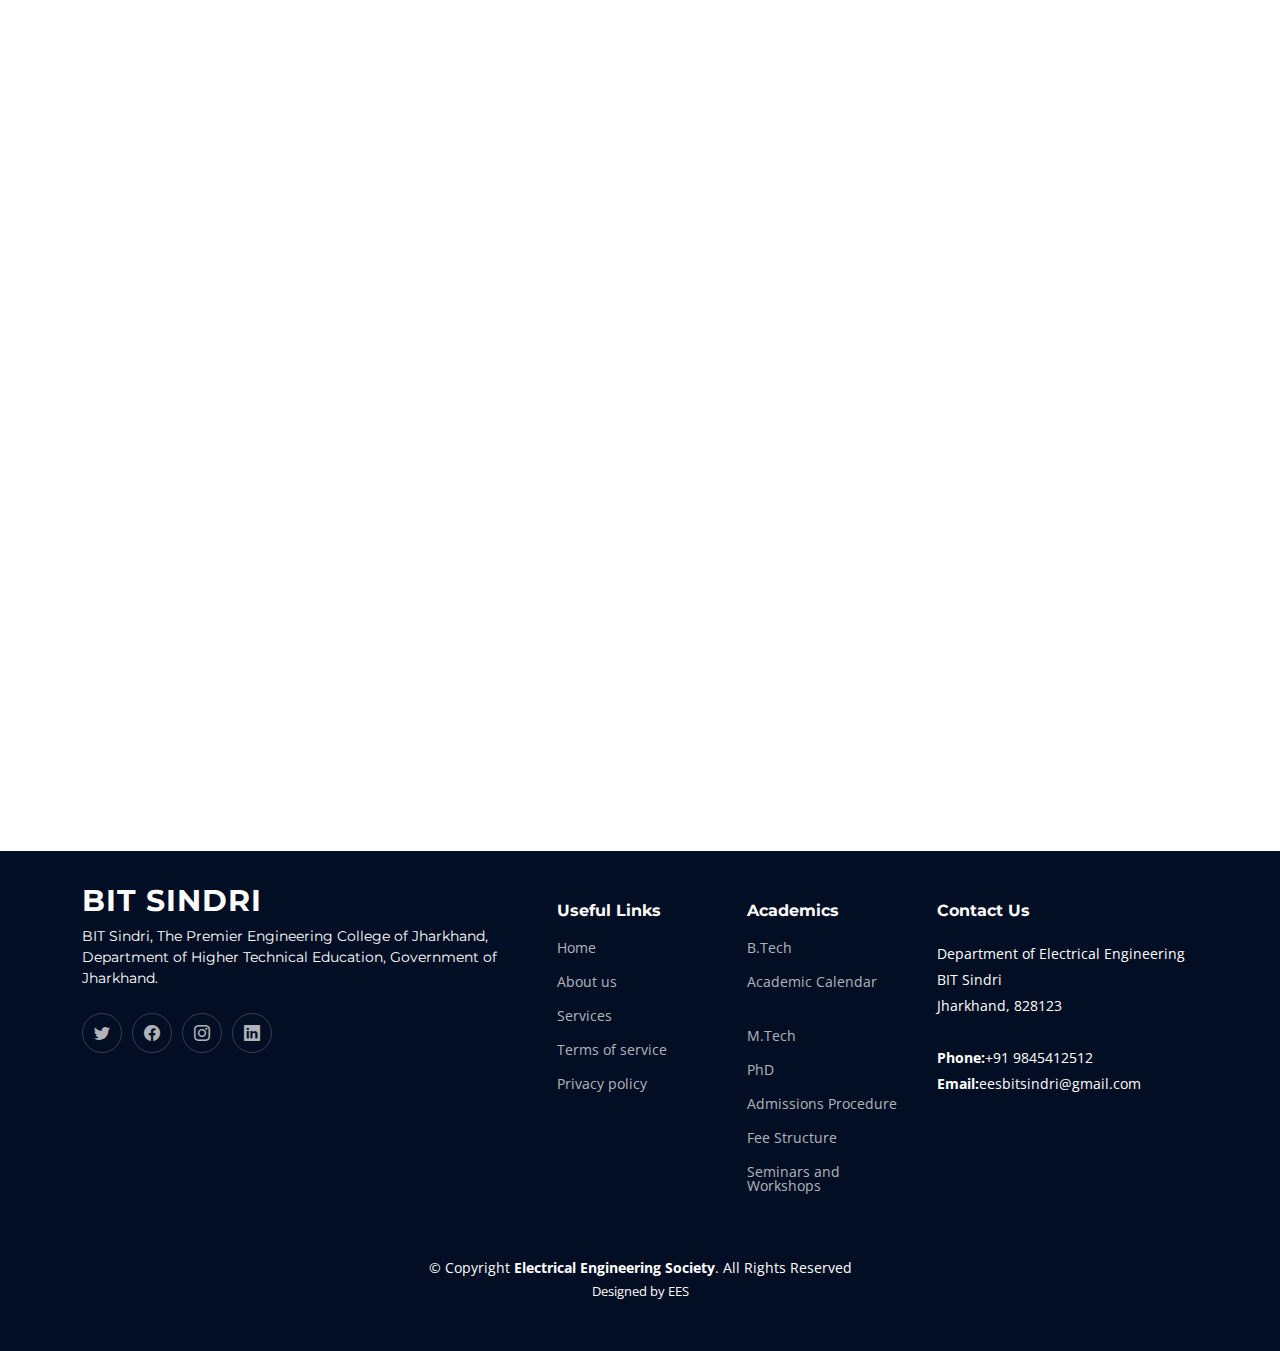
<file: training-placement.html>
<!DOCTYPE html>
<html lang="en">

<head>
  <meta charset="utf-8">
  <meta content="width=device-width, initial-scale=1.0" name="viewport">

  <title>Electrical Engineering Society</title>
  <meta content="" name="description">
  <meta content="" name="keywords">

  <!-- Favicons -->
  <link href="assets/img/ees favicon.png" rel="icon">
  <link href="assets/img/apple-touch-icon.png" rel="apple-touch-icon">

  <!-- Google Fonts -->
  <link rel="preconnect" href="https://fonts.googleapis.com">
  <link rel="preconnect" href="https://fonts.gstatic.com" crossorigin>
  <link href="https://fonts.googleapis.com/css2?family=Open+Sans:ital,wght@0,300;0,400;0,500;0,600;0,700;1,300;1,400;1,600;1,700&family=Montserrat:ital,wght@0,300;0,400;0,500;0,600;0,700;1,300;1,400;1,500;1,600;1,700&family=Raleway:ital,wght@0,300;0,400;0,500;0,600;0,700;1,300;1,400;1,500;1,600;1,700&display=swap" rel="stylesheet">

  <!-- Vendor CSS Files -->
  <link href="assets/vendor/bootstrap/css/bootstrap.min.css" rel="stylesheet">
  <link href="assets/vendor/bootstrap-icons/bootstrap-icons.css" rel="stylesheet">
  <link href="assets/vendor/aos/aos.css" rel="stylesheet">
  <link href="assets/vendor/glightbox/css/glightbox.min.css" rel="stylesheet">
  <link href="assets/vendor/swiper/swiper-bundle.min.css" rel="stylesheet">
  <link href="assets/css/main.css" rel="stylesheet">
</head>

<body>
  <section id="topbar" class="topbar d-flex align-items-center">
    <div class="container d-flex justify-content-center justify-content-md-between">
      <div class="contact-info d-flex align-items-center">
        <i class="bi bi-envelope d-flex align-items-center"><a href="mailto:contact@example.com">contact@example.com</a></i>
        <i class="bi bi-phone d-flex align-items-center ms-4"><span>+91 9581245682</span></i>
      </div>
      <div class="social-links d-none d-md-flex align-items-center">
        <a href="#" class="twitter"><i class="bi bi-twitter" target="_blank"></i></a>
        <a href="https://m.facebook.com/103285341559615/" target="_blank" class="facebook"><i class="bi bi-facebook"></i></a>
        <a href="https://www.instagram.com/ees.bitsindri/?igshid=YmMyMTLinks%3D" target="_blank" class="instagram"><i class="bi bi-instagram"></i></a>
        <a href="https://www.linkedin.com/company/electrical-engineering-society-bit-sindri/" target="_blank" class="linkedin"><i class="bi bi-linkedin"></i></i></a>
      </div>
    </div>
  </section>

  <header id="header" class="header d-flex align-items-center">

    <div class="container-fluid container-xl d-flex align-items-center justify-content-between">
      <a href="index.html" class="logo d-flex align-items-center">
        <h1>Electrical Engineering Society<span>.</span></h1>
      </a>
      <nav class="navbar">
        <ul>
          <li><a href="index.html">Home</a></li>
          <li><a href="#about">About Us</a></li>
          <li class="dropdown"><a href="#"><span>Domains</span> <i class="bi bi-chevron-down dropdown-indicator"></i></a>
            <ul>
              <li><a href="alumni-interaction.html">Alumni Interaction Team</a></li>
              <li><a href="design-team.html">Design & Technical Team</a></li>
              <li><a href="research-team.html">Research & Project Advancement Team</a></li>
              <li><a href="training-team.html">Training & Development Team</a></li>
              <li><a href="event-team.html">Event Coordination Team</a></li>
              <li><a href="editorial.html">Editorial Team</a></li>
              <li><a href="sports-team.html">Sports & Cultural Team</a></li>
            </ul>
          </li>
          <li><a href="#team">Team</a></li>
          <li><a href="notes.html">Notes</a></li>
          <li class="dropdown"><a href="#"><span>Downloads</span> <i class="bi bi-chevron-down dropdown-indicator"></i></a>
            <ul>
              <li><a href="#">Notice Regarding Internship</a></li>
              <li><a href="#">Notice Regarding Internship</a></li>
              <li><a href="#">Notice Regarding Internship</a></li>
              <li><a href="#">Notice Regarding Internship</a></li>
            </ul>
          </li>
          <li><a href="#contact">Contact Us</a></li>
        </ul>
      </nav>
      <i class="mobile-nav-toggle mobile-nav-show bi bi-list"></i>
      <i class="mobile-nav-toggle mobile-nav-hide d-none bi bi-x"></i>
    </div>
  </header>
  <main id="main">
    <div class="breadcrumbs">
      <div class="page-header d-flex align-items-center" style="background-image: url('');">
        <div class="container position-relative">
          <div class="row d-flex justify-content-center">
            <div class="col-lg-6 text-center">
              <h2>Training & Placement</h2>
              <p>Odio et unde deleniti. Deserunt numquam exercitationem. Officiis quo odio sint voluptas consequatur ut a odio voluptatem. Sit dolorum debitis veritatis natus dolores. Quasi ratione sint. Sit quaerat ipsum dolorem.</p>
            </div>
          </div>
        </div>
      </div>
      <nav>
        <div class="container">
          <ol>
            <li><a href="index.html">Home</a></li>
            <li>Training & Placement</li>
          </ol>
        </div>
      </nav>
    </div>
    <section id="recruiters" class="recruiters">
      <div class="section-header">
        <h2>Our Recruiters</h2>
      </div>
      <div class="container" data-aos="zoom-out">
        <div class="recruiters-slider swiper">
          <div class="swiper-wrapper align-items-center">
            <div class="swiper-slide"><img src="assets/img/recruiters/client-1.png" class="img-fluid" alt=""></div>
            <div class="swiper-slide"><img src="assets/img/recruiters/client-2.png" class="img-fluid" alt=""></div>
            <div class="swiper-slide"><img src="assets/img/recruiters/client-3.png" class="img-fluid" alt=""></div>
            <div class="swiper-slide"><img src="assets/img/recruiters/client-4.png" class="img-fluid" alt=""></div>
            <div class="swiper-slide"><img src="assets/img/recruiters/client-5.png" class="img-fluid" alt=""></div>
            <div class="swiper-slide"><img src="assets/img/recruiters/client-6.png" class="img-fluid" alt=""></div>
            <div class="swiper-slide"><img src="assets/img/recruiters/client-7.png" class="img-fluid" alt=""></div>
            <div class="swiper-slide"><img src="assets/img/recruiters/client-8.png" class="img-fluid" alt=""></div>
          </div>
        </div>
      </div>
    </section>
    <section id="about" class="about">
      <div class="container" data-aos="fade-up">
        <div class="row gy-4">
          <div class="col-lg-6">
            <img src="assets/img/about.jpg" class="img-fluid rounded-4 mb-4" alt="">
            <p>Ut fugiat ut sunt quia veniam. Voluptate perferendis perspiciatis quod nisi et. Placeat debitis quia recusandae odit et consequatur voluptatem. Dignissimos pariatur consectetur fugiat voluptas ea.</p>
            <p>Temporibus nihil enim deserunt sed ea. Provident sit expedita aut cupiditate nihil vitae quo officia vel. Blanditiis eligendi possimus et in cum. Quidem eos ut sint rem veniam qui. Ut ut repellendus nobis tempore doloribus debitis explicabo similique sit. Accusantium sed ut omnis beatae neque deleniti repellendus.</p>
          </div>
          <div class="col-lg-6">
            <div class="content ps-0 ps-lg-5">
              <p class="fst-italic">
                Lorem ipsum dolor sit amet consectetur, adipisicing elit. Porro atque sint, veritatis quos animi ducimus similique, expedita dolorum eum doloremque molestias voluptate exercitationem delectus iure est temporibus consectetur quibusdam doloribus.
                Quae exercitd sint perspiciatis inventore eaque officia odit sunt ipsa perferendis accusantium, eos esse? Exercitationem nesciunt illo earum!
                possimus quis facilis aspernatur provident tempora perspiciatis dolorem totam voluptatum inventore vero. Pariatur, beatae debitis!
              </p>
              <p>
                Ullamco laboris nisi ut aliquip ex ea commodo consequat. Duis aute irure dolor in reprehenderit in voluptate
                velit esse cillum dolore eu fugiat nulla pariatur. Excepteur sint occaecat cupidatat non proident
              </p>

              <div class="position-relative mt-4">
                <img src="assets/img/about-2.jpg" class="img-fluid rounded-4" alt="">
                <a href="https://www.youtube.com/watch?v=ZJm7AJ6Yo0o" class="glightbox play-btn"></a>
              </div>
            </div>
          </div>
        </div>
      </div>
    </section>
    <section class="team">
      <div class="container" data-aos="fade-up">
        <div class="section-header">
          <h2>Active Members</h2>
          <p>Nulla dolorum nulla nesciunt rerum facere sed ut inventore quam porro nihil id ratione ea sunt quis dolorem dolore earum</p>
        </div>
        <div class="row gy-4">
          <div class="col-xl-3 col-md-6 d-flex" data-aos="fade-up" data-aos-delay="100">
            <div class="member">
              <img src="assets/img/team/team-1.jpg" class="img-fluid" alt="">
              <h4>Walter White</h4>
              <span>Alumni Interaction</span>
              <div class="social">
                <a href=""><i class="bi bi-twitter"></i></a>
                <a href=""><i class="bi bi-facebook"></i></a>
                <a href=""><i class="bi bi-instagram"></i></a>
                <a href=""><i class="bi bi-linkedin"></i></a>
              </div>
            </div>
          </div>
          <div class="col-xl-3 col-md-6 d-flex" data-aos="fade-up" data-aos-delay="200">
            <div class="member">
              <img src="assets/img/team/team-2.jpg" class="img-fluid" alt="">
              <h4>Sarah Jhinson</h4>
              <span>Alumni Interaction</span>
              <div class="social">
                <a href=""><i class="bi bi-twitter"></i></a>
                <a href=""><i class="bi bi-facebook"></i></a>
                <a href=""><i class="bi bi-instagram"></i></a>
                <a href=""><i class="bi bi-linkedin"></i></a>
              </div>
            </div>
          </div>

          <div class="col-xl-3 col-md-6 d-flex" data-aos="fade-up" data-aos-delay="300">
            <div class="member">
              <img src="assets/img/team/team-3.jpg" class="img-fluid" alt="">
              <h4>William Anderson</h4>
              <span>Alumni Interaction</span>
              <div class="social">
                <a href=""><i class="bi bi-twitter"></i></a>
                <a href=""><i class="bi bi-facebook"></i></a>
                <a href=""><i class="bi bi-instagram"></i></a>
                <a href=""><i class="bi bi-linkedin"></i></a>
              </div>
            </div>
          </div>
          <div class="col-xl-3 col-md-6 d-flex" data-aos="fade-up" data-aos-delay="400">
            <div class="member">
              <img src="assets/img/team/team-4.jpg" class="img-fluid" alt="">
              <h4>Amanda Jepson</h4>
              <span>Alumni Interaction</span>
              <div class="social">
                <a href=""><i class="bi bi-twitter"></i></a>
                <a href=""><i class="bi bi-facebook"></i></a>
                <a href=""><i class="bi bi-instagram"></i></a>
                <a href=""><i class="bi bi-linkedin"></i></a>
              </div>
            </div>
          </div>
        </div>
      </div>
    </section>
    
  </main>
  <footer id="footer" class="footer">
    <div class="container">
      <div class="row gy-4">
        <div class="col-lg-5 col-md-12 footer-info">
          <a href="index.html" class="logo d-flex align-items-center">
            <span>BIT SINDRI</span>
          </a>
          <p>BIT Sindri, The Premier Engineering College of Jharkhand, Department of Higher Technical Education, Government of Jharkhand.</p>
          <div class="social-links d-flex mt-4">
            <a href="#" class="twitter"><i class="bi bi-twitter"></i></a>
            <a href="#" class="facebook"><i class="bi bi-facebook"></i></a>
            <a href="#" class="instagram"><i class="bi bi-instagram"></i></a>
            <a href="#" class="linkedin"><i class="bi bi-linkedin"></i></a>
          </div>
        </div>
        <div class="col-lg-2 col-6 footer-links">
          <h4>Useful Links</h4>
          <ul>
            <li><a href="#">Home</a></li>
            <li><a href="#">About us</a></li>
            <li><a href="#">Services</a></li>
            <li><a href="#">Terms of service</a></li>
            <li><a href="#">Privacy policy</a></li>
          </ul>
        </div>
        <div class="col-lg-2 col-6 footer-links">
          <h4>Academics</h4>
          <ul>
            <li><a href="#">B.Tech</a></li>
            <li><a href="#">Academic Calendar</a><li>
            <li><a href="#">M.Tech</a></li>
            <li><a href="#">PhD</a></li>
            <li><a href="#">Admissions Procedure</a></li>
            <li><a href="#"> Fee Structure</a></li>
            <li><a href="#">Seminars and Workshops</a></li>
          </ul>
        </div>
        <div class="col-lg-3 col-md-12 footer-contact text-center text-md-start">
          <h4>Contact Us</h4>
          <p>
            Department of Electrical Engineering <br>
            BIT Sindri<br>
            Jharkhand, 828123<br><br>
            <strong>Phone:</strong>+91 9845412512<br>
            <strong>Email:</strong>eesbitsindri@gmail.com<br>
          </p>
        </div>
      </div>
    </div>
    <div class="container mt-4">
      <div class="copyright">
        &copy; Copyright <strong><span>Electrical Engineering Society</span></strong>. All Rights Reserved
      </div>
      <div class="credits">
        Designed by <a href="https://bootstrapmade.com/">EES</a>
      </div>
    </div>

  </footer>
  <a href="#" class="scroll-top d-flex align-items-center justify-content-center"><i class="bi bi-arrow-up-short"></i></a>
  <div id="preloader"></div>
  <script src="assets/vendor/bootstrap/js/bootstrap.bundle.min.js"></script>
  <script src="assets/vendor/aos/aos.js"></script>
  <script src="assets/vendor/glightbox/js/glightbox.min.js"></script>
  <script src="assets/vendor/purecounter/purecounter_vanilla.js"></script>
  <script src="assets/vendor/swiper/swiper-bundle.min.js"></script>
  <script src="assets/vendor/isotope-layout/isotope.pkgd.min.js"></script>
  <script src="assets/vendor/php-email-form/validate.js"></script>
  <script src="assets/js/main.js"></script>
</body>
</html>
</file>
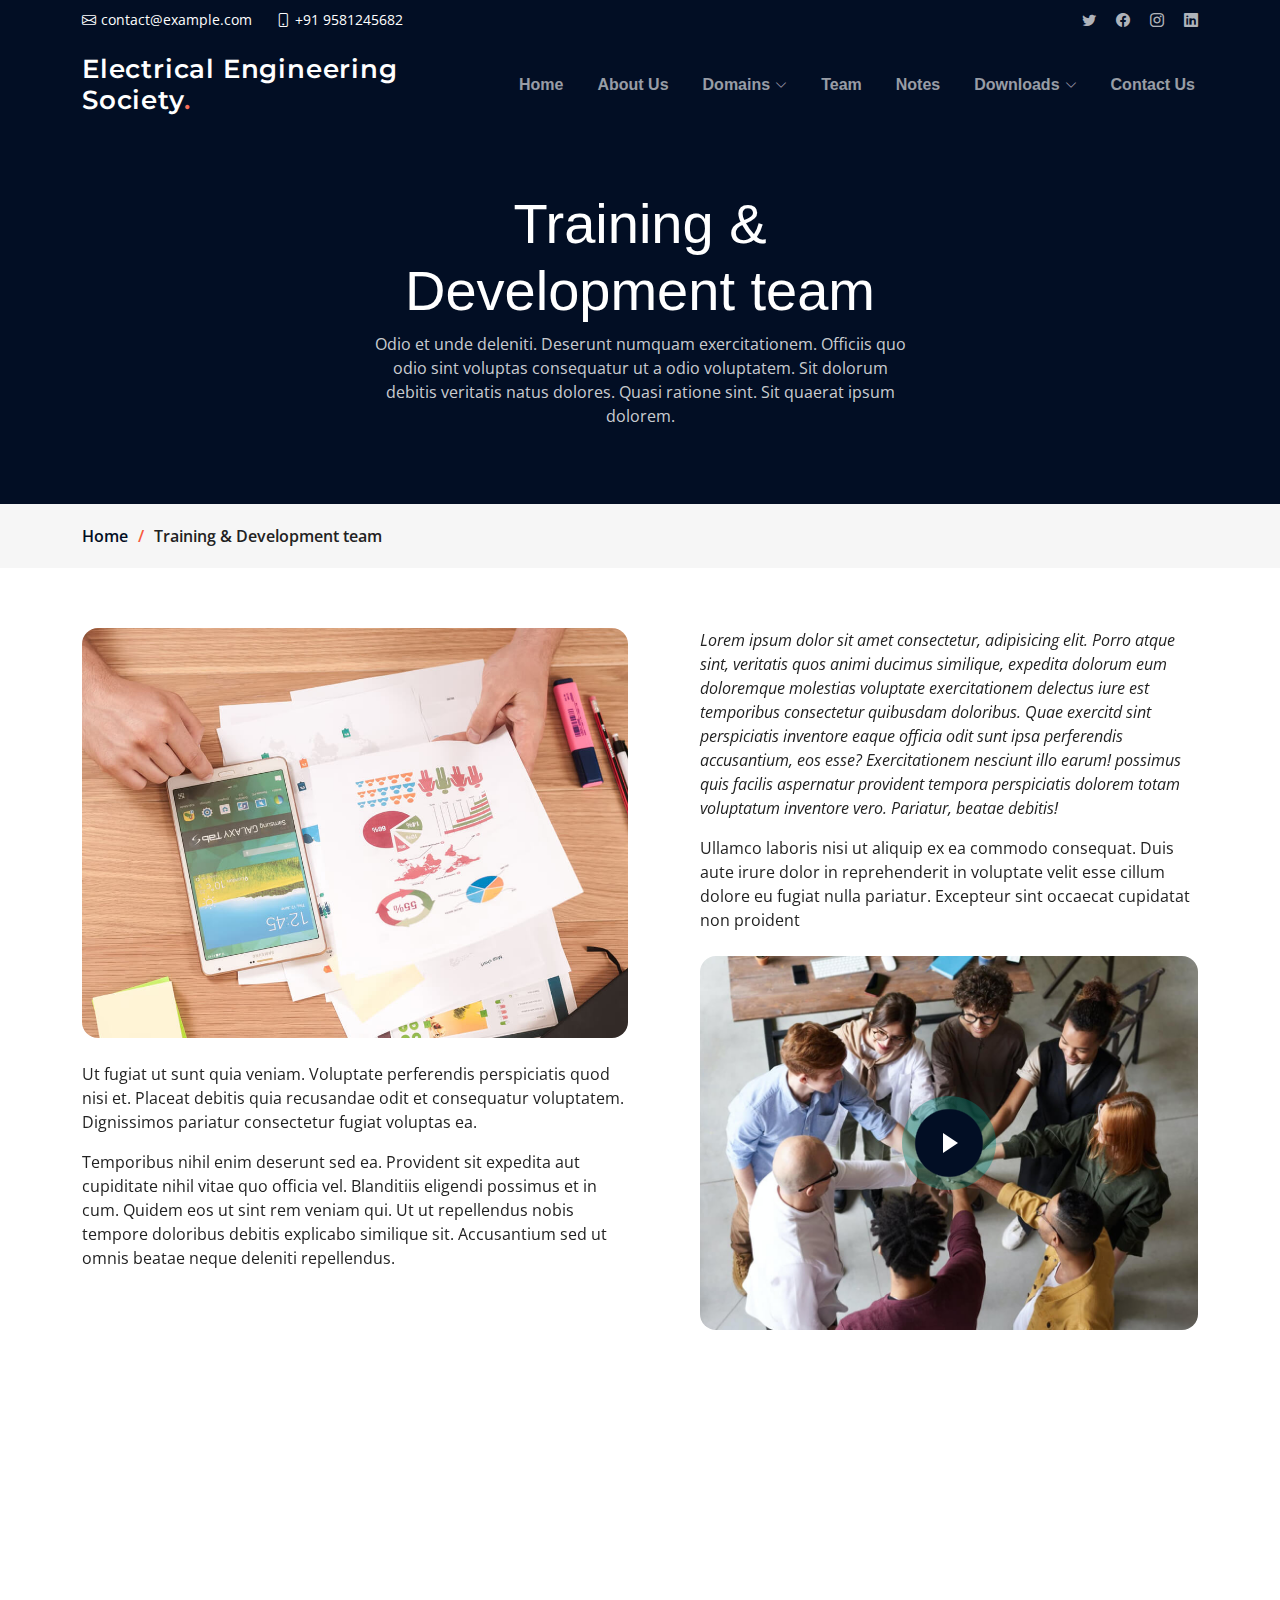
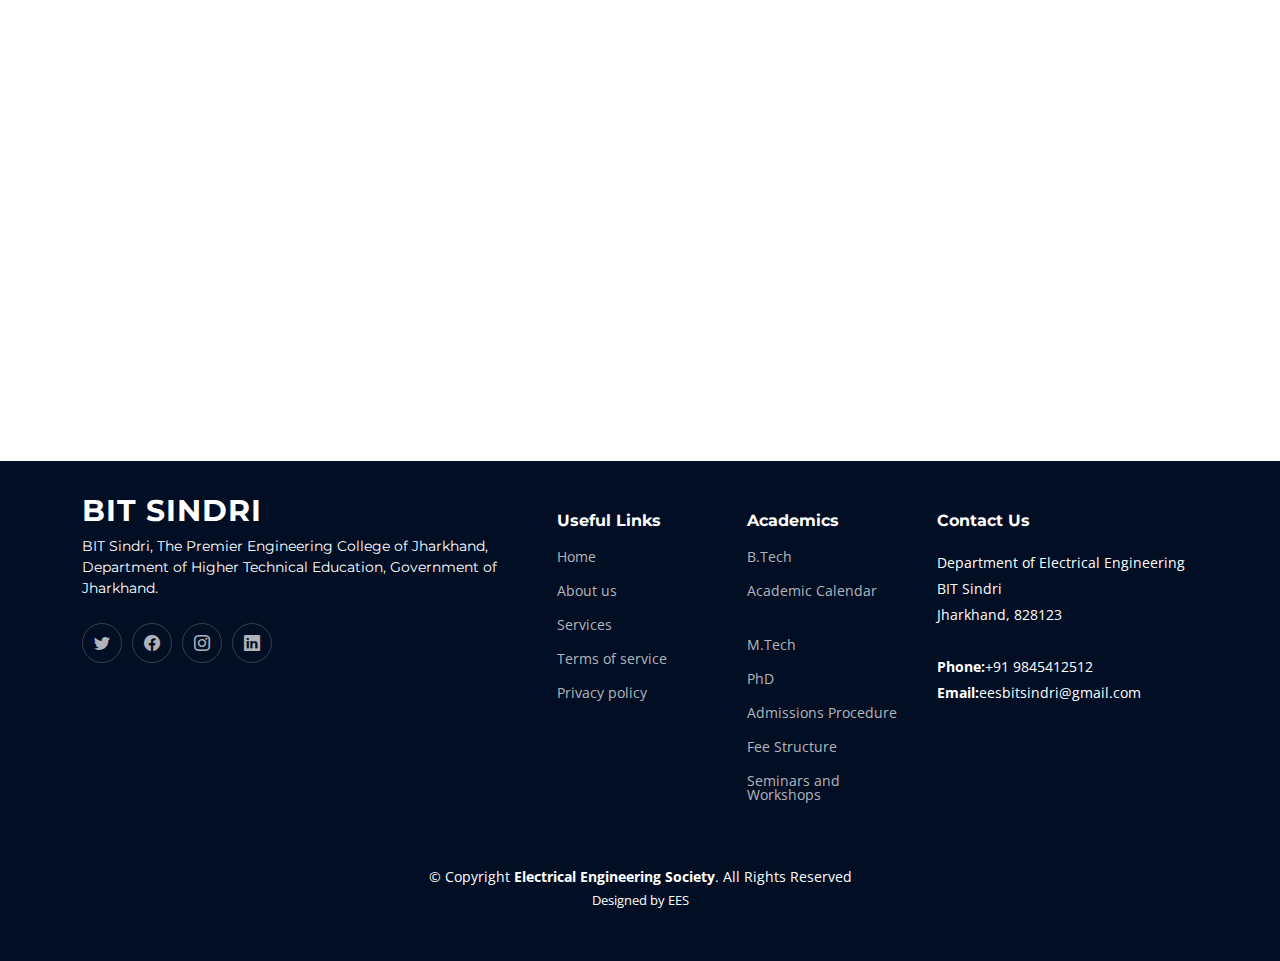
<file: training-team.html>
<!DOCTYPE html>
<html lang="en">

<head>
  <meta charset="utf-8">
  <meta content="width=device-width, initial-scale=1.0" name="viewport">

  <title>Electrical Engineering Society</title>
  <meta content="" name="description">
  <meta content="" name="keywords">

  <!-- Favicons -->
  <link href="assets/img/ees favicon.png" rel="icon">
  <link href="assets/img/apple-touch-icon.png" rel="apple-touch-icon">

  <!-- Google Fonts -->
  <link rel="preconnect" href="https://fonts.googleapis.com">
  <link rel="preconnect" href="https://fonts.gstatic.com" crossorigin>
  <link href="https://fonts.googleapis.com/css2?family=Open+Sans:ital,wght@0,300;0,400;0,500;0,600;0,700;1,300;1,400;1,600;1,700&family=Montserrat:ital,wght@0,300;0,400;0,500;0,600;0,700;1,300;1,400;1,500;1,600;1,700&family=Raleway:ital,wght@0,300;0,400;0,500;0,600;0,700;1,300;1,400;1,500;1,600;1,700&display=swap" rel="stylesheet">

  <!-- Vendor CSS Files -->
  <link href="assets/vendor/bootstrap/css/bootstrap.min.css" rel="stylesheet">
  <link href="assets/vendor/bootstrap-icons/bootstrap-icons.css" rel="stylesheet">
  <link href="assets/vendor/aos/aos.css" rel="stylesheet">
  <link href="assets/vendor/glightbox/css/glightbox.min.css" rel="stylesheet">
  <link href="assets/vendor/swiper/swiper-bundle.min.css" rel="stylesheet">
  <link href="assets/css/main.css" rel="stylesheet">
</head>

<body>
  <section id="topbar" class="topbar d-flex align-items-center">
    <div class="container d-flex justify-content-center justify-content-md-between">
      <div class="contact-info d-flex align-items-center">
        <i class="bi bi-envelope d-flex align-items-center"><a href="mailto:contact@example.com">contact@example.com</a></i>
        <i class="bi bi-phone d-flex align-items-center ms-4"><span>+91 9581245682</span></i>
      </div>
      <div class="social-links d-none d-md-flex align-items-center">
        <a href="#" class="twitter"><i class="bi bi-twitter" target="_blank"></i></a>
        <a href="https://m.facebook.com/103285341559615/" target="_blank" class="facebook"><i class="bi bi-facebook"></i></a>
        <a href="https://www.instagram.com/ees.bitsindri/?igshid=YmMyMTLinks%3D" target="_blank" class="instagram"><i class="bi bi-instagram"></i></a>
        <a href="https://www.linkedin.com/company/electrical-engineering-society-bit-sindri/" target="_blank" class="linkedin"><i class="bi bi-linkedin"></i></i></a>
      </div>
    </div>
  </section>

  <header id="header" class="header d-flex align-items-center">

    <div class="container-fluid container-xl d-flex align-items-center justify-content-between">
      <a href="index.html" class="logo d-flex align-items-center">
        <h1>Electrical Engineering Society<span>.</span></h1>
      </a>
      <nav class="navbar">
        <ul>
          <li><a href="index.html">Home</a></li>
          <li><a href="#about">About Us</a></li>
          <li class="dropdown"><a href="#"><span>Domains</span> <i class="bi bi-chevron-down dropdown-indicator"></i></a>
            <ul>
              <li><a href="alumni-interaction.html">Alumni Interaction Team</a></li>
              <li><a href="design-team.html">Design & Technical Team</a></li>
              <li><a href="research-team.html">Research & Project Advancement Team</a></li>
              <li><a href="training-team.html">Training & Development Team</a></li>
              <li><a href="event-team.html">Event Coordination Team</a></li>
              <li><a href="editorial.html">Editorial Team</a></li>
              <li><a href="sports-team.html">Sports & Cultural Team</a></li>
            </ul>
          </li>
          <li><a href="#team">Team</a></li>
          <li><a href="notes.html">Notes</a></li>
          <li class="dropdown"><a href="#"><span>Downloads</span> <i class="bi bi-chevron-down dropdown-indicator"></i></a>
            <ul>
              <li><a href="#">Notice Regarding Internship</a></li>
              <li><a href="#">Notice Regarding Internship</a></li>
              <li><a href="#">Notice Regarding Internship</a></li>
              <li><a href="#">Notice Regarding Internship</a></li>
            </ul>
          </li>
          <li><a href="#contact">Contact Us</a></li>
        </ul>
      </nav>
      <i class="mobile-nav-toggle mobile-nav-show bi bi-list"></i>
      <i class="mobile-nav-toggle mobile-nav-hide d-none bi bi-x"></i>
    </div>
  </header>
  <main id="main">
    <div class="breadcrumbs">
      <div class="page-header d-flex align-items-center" style="background-image: url('');">
        <div class="container position-relative">
          <div class="row d-flex justify-content-center">
            <div class="col-lg-6 text-center">
              <h2>Training & Development team</h2>
              <p>Odio et unde deleniti. Deserunt numquam exercitationem. Officiis quo odio sint voluptas consequatur ut a odio voluptatem. Sit dolorum debitis veritatis natus dolores. Quasi ratione sint. Sit quaerat ipsum dolorem.</p>
            </div>
          </div>
        </div>
      </div>
      <nav>
        <div class="container">
          <ol>
            <li><a href="index.html">Home</a></li>
            <li>Training & Development team</li>
          </ol>
        </div>
      </nav>
    </div>
    <section id="about" class="about">
      <div class="container" data-aos="fade-up">
        <div class="row gy-4">
          <div class="col-lg-6">
            <img src="assets/img/about.jpg" class="img-fluid rounded-4 mb-4" alt="">
            <p>Ut fugiat ut sunt quia veniam. Voluptate perferendis perspiciatis quod nisi et. Placeat debitis quia recusandae odit et consequatur voluptatem. Dignissimos pariatur consectetur fugiat voluptas ea.</p>
            <p>Temporibus nihil enim deserunt sed ea. Provident sit expedita aut cupiditate nihil vitae quo officia vel. Blanditiis eligendi possimus et in cum. Quidem eos ut sint rem veniam qui. Ut ut repellendus nobis tempore doloribus debitis explicabo similique sit. Accusantium sed ut omnis beatae neque deleniti repellendus.</p>
          </div>
          <div class="col-lg-6">
            <div class="content ps-0 ps-lg-5">
              <p class="fst-italic">
                Lorem ipsum dolor sit amet consectetur, adipisicing elit. Porro atque sint, veritatis quos animi ducimus similique, expedita dolorum eum doloremque molestias voluptate exercitationem delectus iure est temporibus consectetur quibusdam doloribus.
                Quae exercitd sint perspiciatis inventore eaque officia odit sunt ipsa perferendis accusantium, eos esse? Exercitationem nesciunt illo earum!
                possimus quis facilis aspernatur provident tempora perspiciatis dolorem totam voluptatum inventore vero. Pariatur, beatae debitis!
              </p>
              <p>
                Ullamco laboris nisi ut aliquip ex ea commodo consequat. Duis aute irure dolor in reprehenderit in voluptate
                velit esse cillum dolore eu fugiat nulla pariatur. Excepteur sint occaecat cupidatat non proident
              </p>

              <div class="position-relative mt-4">
                <img src="assets/img/about-2.jpg" class="img-fluid rounded-4" alt="">
                <a href="https://www.youtube.com/watch?v=ZJm7AJ6Yo0o" class="glightbox play-btn"></a>
              </div>
            </div>
          </div>
        </div>
      </div>
    </section>
    <section class="team">
      <div class="container" data-aos="fade-up">
        <div class="section-header">
          <h2>Active Members</h2>
          <p>Nulla dolorum nulla nesciunt rerum facere sed ut inventore quam porro nihil id ratione ea sunt quis dolorem dolore earum</p>
        </div>
        <div class="row gy-4">
          <div class="col-xl-3 col-md-6 d-flex" data-aos="fade-up" data-aos-delay="100">
            <div class="member">
              <img src="assets/img/team/team-1.jpg" class="img-fluid" alt="">
              <h4>Walter White</h4>
              <span>Alumni Interaction</span>
              <div class="social">
                <a href=""><i class="bi bi-twitter"></i></a>
                <a href=""><i class="bi bi-facebook"></i></a>
                <a href=""><i class="bi bi-instagram"></i></a>
                <a href=""><i class="bi bi-linkedin"></i></a>
              </div>
            </div>
          </div>
          <div class="col-xl-3 col-md-6 d-flex" data-aos="fade-up" data-aos-delay="200">
            <div class="member">
              <img src="assets/img/team/team-2.jpg" class="img-fluid" alt="">
              <h4>Sarah Jhinson</h4>
              <span>Alumni Interaction</span>
              <div class="social">
                <a href=""><i class="bi bi-twitter"></i></a>
                <a href=""><i class="bi bi-facebook"></i></a>
                <a href=""><i class="bi bi-instagram"></i></a>
                <a href=""><i class="bi bi-linkedin"></i></a>
              </div>
            </div>
          </div>

          <div class="col-xl-3 col-md-6 d-flex" data-aos="fade-up" data-aos-delay="300">
            <div class="member">
              <img src="assets/img/team/team-3.jpg" class="img-fluid" alt="">
              <h4>William Anderson</h4>
              <span>Alumni Interaction</span>
              <div class="social">
                <a href=""><i class="bi bi-twitter"></i></a>
                <a href=""><i class="bi bi-facebook"></i></a>
                <a href=""><i class="bi bi-instagram"></i></a>
                <a href=""><i class="bi bi-linkedin"></i></a>
              </div>
            </div>
          </div>
          <div class="col-xl-3 col-md-6 d-flex" data-aos="fade-up" data-aos-delay="400">
            <div class="member">
              <img src="assets/img/team/team-4.jpg" class="img-fluid" alt="">
              <h4>Amanda Jepson</h4>
              <span>Alumni Interaction</span>
              <div class="social">
                <a href=""><i class="bi bi-twitter"></i></a>
                <a href=""><i class="bi bi-facebook"></i></a>
                <a href=""><i class="bi bi-instagram"></i></a>
                <a href=""><i class="bi bi-linkedin"></i></a>
              </div>
            </div>
          </div>
        </div>
      </div>
    </section>
  </main>
  <footer id="footer" class="footer">
    <div class="container">
      <div class="row gy-4">
        <div class="col-lg-5 col-md-12 footer-info">
          <a href="index.html" class="logo d-flex align-items-center">
            <span>BIT SINDRI</span>
          </a>
          <p>BIT Sindri, The Premier Engineering College of Jharkhand, Department of Higher Technical Education, Government of Jharkhand.</p>
          <div class="social-links d-flex mt-4">
            <a href="#" class="twitter"><i class="bi bi-twitter"></i></a>
            <a href="#" class="facebook"><i class="bi bi-facebook"></i></a>
            <a href="#" class="instagram"><i class="bi bi-instagram"></i></a>
            <a href="#" class="linkedin"><i class="bi bi-linkedin"></i></a>
          </div>
        </div>
        <div class="col-lg-2 col-6 footer-links">
          <h4>Useful Links</h4>
          <ul>
            <li><a href="#">Home</a></li>
            <li><a href="#">About us</a></li>
            <li><a href="#">Services</a></li>
            <li><a href="#">Terms of service</a></li>
            <li><a href="#">Privacy policy</a></li>
          </ul>
        </div>
        <div class="col-lg-2 col-6 footer-links">
          <h4>Academics</h4>
          <ul>
            <li><a href="#">B.Tech</a></li>
            <li><a href="#">Academic Calendar</a><li>
            <li><a href="#">M.Tech</a></li>
            <li><a href="#">PhD</a></li>
            <li><a href="#">Admissions Procedure</a></li>
            <li><a href="#"> Fee Structure</a></li>
            <li><a href="#">Seminars and Workshops</a></li>
          </ul>
        </div>
        <div class="col-lg-3 col-md-12 footer-contact text-center text-md-start">
          <h4>Contact Us</h4>
          <p>
            Department of Electrical Engineering <br>
            BIT Sindri<br>
            Jharkhand, 828123<br><br>
            <strong>Phone:</strong>+91 9845412512<br>
            <strong>Email:</strong>eesbitsindri@gmail.com<br>
          </p>
        </div>
      </div>
    </div>
    <div class="container mt-4">
      <div class="copyright">
        &copy; Copyright <strong><span>Electrical Engineering Society</span></strong>. All Rights Reserved
      </div>
      <div class="credits">
        Designed by <a href="https://bootstrapmade.com/">EES</a>
      </div>
    </div>

  </footer>
  <a href="#" class="scroll-top d-flex align-items-center justify-content-center"><i class="bi bi-arrow-up-short"></i></a>
  <div id="preloader"></div>
  <script src="assets/vendor/bootstrap/js/bootstrap.bundle.min.js"></script>
  <script src="assets/vendor/aos/aos.js"></script>
  <script src="assets/vendor/glightbox/js/glightbox.min.js"></script>
  <script src="assets/vendor/purecounter/purecounter_vanilla.js"></script>
  <script src="assets/vendor/swiper/swiper-bundle.min.js"></script>
  <script src="assets/vendor/isotope-layout/isotope.pkgd.min.js"></script>
  <script src="assets/vendor/php-email-form/validate.js"></script>
  <script src="assets/js/main.js"></script>
</body>
</html>
</file>
<file: assets/css/main.css>
:root {
  --font-default: "Open Sans", system-ui, -apple-system, "Segoe UI", Roboto, "Helvetica Neue", Arial, "Noto Sans", "Liberation Sans", sans-serif, "Apple Color Emoji", "Segoe UI Emoji", "Segoe UI Symbol", "Noto Color Emoji";
  --font-primary: "Montserrat", sans-serif;
  --font-secondary: "Poppins", sans-serif;
}

/* Colors */
:root {
  --color-default: #222222;
  --color-primary: #020e24;
  --color-secondary: #f85a40;
}

/* Smooth scroll behavior */
:root {
  scroll-behavior: smooth;
}
body {
  font-family: var(--font-default);
  color: var(--color-default);
}

a {
  color: var(--color-primary);
  text-decoration: none;
}

a:hover {
  color: #f85a40;
  text-decoration: none;
}

h1,
h2,
h3,
h4,
h5,
h6 {
  font-family: var(--font-primary);
}

section {
  padding: 60px 0;
  overflow: hidden;
}

.sections-bg {
  background-color: #f6f6f6;
}

.section-header {
  text-align: center;
  padding-bottom: 60px;
}

.section-header h2 {
  font-size: 32px;
  font-weight: 600;
  margin-bottom: 20px;
  padding-bottom: 20px;
  position: relative;
}

.section-header h2:after {
  content: "";
  position: absolute;
  display: block;
  width: 50px;
  height: 3px;
  background: var(--color-primary);
  left: 0;
  right: 0;
  bottom: 0;
  margin: auto;
}

.section-header p {
  margin-bottom: 0;
  color: #373636;
}

.breadcrumbs .page-header {
  padding: 60px 0 60px 0;
  min-height: 20vh;
  position: relative;
  background-color: var(--color-primary);
}

.breadcrumbs .page-header h2 {
  font-size: 56px;
  font-weight: 500;
  color: #fff;
  font-family: var(--font-secondary);
}

.breadcrumbs .page-header p {
  color: rgba(255, 255, 255, 0.8);
}

.breadcrumbs nav {
  background-color: #f6f6f6;
  padding: 20px 0;
}

.breadcrumbs nav ol {
  display: flex;
  flex-wrap: wrap;
  list-style: none;
  margin: 0;
  padding: 0;
  font-size: 16px;
  font-weight: 600;
  color: var(--color-default);
}

.breadcrumbs nav ol a {
  color: var(--color-primary);
  transition: 0.3s;
}

.breadcrumbs nav ol a:hover {
  text-decoration: underline;
}

.breadcrumbs nav ol li+li {
  padding-left: 10px;
}

.breadcrumbs nav ol li+li::before {
  display: inline-block;
  padding-right: 10px;
  color: var(--color-secondary);
  content: "/";
}

.scroll-top {
  position: fixed;
  visibility: hidden;
  opacity: 0;
  right: 15px;
  bottom: -15px;
  z-index: 99999;
  background: var(--color-secondary);
  width: 44px;
  height: 44px;
  border-radius: 50px;
  transition: all 0.4s;
}

.scroll-top i {
  font-size: 24px;
  color: #fff;
  line-height: 0;
}

.scroll-top:hover {
  background: rgba(248, 90, 64, 0.8);
  color: #fff;
}

.scroll-top.active {
  visibility: visible;
  opacity: 1;
  bottom: 15px;
}

#preloader {
  position: fixed;
  inset: 0;
  z-index: 999999;
  overflow: hidden;
  background: #fff;
  transition: all 0.6s ease-out;
}

#preloader:before {
  content: "";
  position: fixed;
  top: calc(50% - 30px);
  left: calc(50% - 30px);
  border: 6px solid #fff;
  border-color: var(--color-primary) transparent var(--color-primary) transparent;
  border-radius: 50%;
  width: 60px;
  height: 60px;
  animation: animate-preloader 1.5s linear infinite;
}

@keyframes animate-preloader {
  0% {
    transform: rotate(0deg);
  }

  100% {
    transform: rotate(360deg);
  }
}

/*--------------------------------------------------------------
# Disable aos animation delay on mobile devices
--------------------------------------------------------------*/
@media screen and (max-width: 768px) {
  [data-aos-delay] {
    transition-delay: 0 !important;
  }
}

/*--------------------------------------------------------------
# Header
--------------------------------------------------------------*/
.topbar {
  background: #020e24;
  height: 40px;
  font-size: 14px;
  transition: all 0.5s;
  color: #fff;
  padding: 0;
}

.topbar .contact-info i {
  font-style: normal;
  color: #fff;
  line-height: 0;
}

.topbar .contact-info i a,
.topbar .contact-info i span {
  padding-left: 5px;
  color: #fff;
}

@media (max-width: 575px) {

  .topbar .contact-info i a,
  .topbar .contact-info i span {
    font-size: 13px;
  }
}

.topbar .contact-info i a {
  line-height: 0;
  transition: 0.3s;
}

.topbar .contact-info i a:hover {
  color: #fff;
  text-decoration: underline;
}

.topbar .social-links a {
  color: rgba(255, 255, 255, 0.7);
  line-height: 0;
  transition: 0.3s;
  margin-left: 20px;
}

.topbar .social-links a:hover {
  color: #fff;
}

.header {
  transition: all 0.5s;
  z-index: 997;
  height: 90px;
  background-color: var(--color-primary);
}

.header.sticked {
  position: fixed;
  top: 0;
  right: 0;
  left: 0;
  height: 70px;
  box-shadow: 0px 2px 20px rgba(0, 0, 0, 0.1);
}

.header .logo img {
  max-height: 40px;
  margin-right: 6px;
}

.header .logo h1 {
  font-size: 26px;
  margin: 0;
  font-weight: 600;
  letter-spacing: 0.8px;
  color: #fff;
  font-family: var(--font-primary);
}

.header .logo h1 span {
  color: #f96f59;
}

.sticked-header-offset {
  margin-top: 70px;
}

section {
  scroll-margin-top: 70px;
}

/*--------------------------------------------------------------
# Desktop Navigation
--------------------------------------------------------------*/
@media (min-width: 1280px) {
  .navbar {
    padding: 0;
  }

  .navbar ul {
    margin: 0;
    padding: 0;
    display: flex;
    list-style: none;
    align-items: center;
  }

  .navbar li {
    position: relative;
  }

  .navbar>ul>li {
    white-space: nowrap;
    padding: 10px 0 10px 28px;
  }

  .navbar a,
  .navbar a:focus {
    display: flex;
    align-items: center;
    justify-content: space-between;
    padding: 0 3px;
    font-family: var(--font-secondary);
    font-size: 16px;
    font-weight: 600;
    color: rgba(255, 255, 255, 0.6);
    white-space: nowrap;
    transition: 0.3s;
    position: relative;
  }

  .navbar a i,
  .navbar a:focus i {
    font-size: 12px;
    line-height: 0;
    margin-left: 5px;
  }

  .navbar>ul>li>a:before {
    content: "";
    position: absolute;
    width: 100%;
    height: 2px;
    bottom: -6px;
    left: 0;
    background-color: var(--color-secondary);
    visibility: hidden;
    width: 0px;
    transition: all 0.3s ease-in-out 0s;
  }

  .navbar a:hover:before,
  .navbar li:hover>a:before,
  .navbar .active:before {
    visibility: visible;
    width: 100%;
  }

  .navbar a:hover,
  .navbar .active,
  .navbar .active:focus,
  .navbar li:hover>a {
    color: #fff;
  }

  .navbar .dropdown ul {
    display: block;
    position: absolute;
    left: 28px;
    top: calc(100% + 30px);
    margin: 0;
    padding: 10px 0;
    z-index: 99;
    opacity: 0;
    visibility: hidden;
    background: #fff;
    box-shadow: 0px 0px 30px rgba(127, 137, 161, 0.25);
    transition: 0.3s;
    border-radius: 4px;
  }

  .navbar .dropdown ul li {
    min-width: 200px;
  }

  .navbar .dropdown ul a {
    padding: 10px 20px;
    font-size: 15px;
    text-transform: none;
    font-weight: 600;
    color: #020e24;
  }

  .navbar .dropdown ul a i {
    font-size: 12px;
  }

  .navbar .dropdown ul a:hover,
  .navbar .dropdown ul .active:hover,
  .navbar .dropdown ul li:hover>a {
    color: var(--color-secondary);
  }

  .navbar .dropdown:hover>ul {
    opacity: 1;
    top: 100%;
    visibility: visible;
  }

  .navbar .dropdown .dropdown ul {
    top: 0;
    left: calc(100% - 30px);
    visibility: hidden;
  }

  .navbar .dropdown .dropdown:hover>ul {
    opacity: 1;
    top: 0;
    left: 100%;
    visibility: visible;
  }
}

@media (min-width: 1280px) and (max-width: 1366px) {
  .navbar .dropdown .dropdown ul {
    left: -90%;
  }

  .navbar .dropdown .dropdown:hover>ul {
    left: -100%;
  }
}

@media (min-width: 1280px) {

  .mobile-nav-show,
  .mobile-nav-hide {
    display: none;
  }
}

/*--------------------------------------------------------------
# Mobile Navigation
--------------------------------------------------------------*/
@media (max-width: 1279px) {
  .navbar {
    position: fixed;
    top: 0;
    right: -100%;
    width: 100%;
    max-width: 400px;
    bottom: 0;
    transition: 0.3s;
    z-index: 9997;
  }

  .navbar ul {
    position: absolute;
    inset: 0;
    padding: 50px 0 10px 0;
    margin: 0;
    background: #020e24;
    overflow-y: auto;
    transition: 0.3s;
    z-index: 9998;
  }

  .navbar a,
  .navbar a:focus {
    display: flex;
    align-items: center;
    justify-content: space-between;
    padding: 10px 20px;
    font-family: var(--font-primary);
    font-size: 15px;
    font-weight: 600;
    color: rgba(255, 255, 255, 0.7);
    white-space: nowrap;
    transition: 0.3s;
  }

  .navbar a i,
  .navbar a:focus i {
    font-size: 12px;
    line-height: 0;
    margin-left: 5px;
  }

  .navbar a:hover,
  .navbar .active,
  .navbar .active:focus,
  .navbar li:hover>a {
    color: #fff;
  }

  .navbar .getstarted,
  .navbar .getstarted:focus {
    background: var(--color-primary);
    padding: 8px 20px;
    border-radius: 4px;
    margin: 15px;
    color: #fff;
  }

  .navbar .getstarted:hover,
  .navbar .getstarted:focus:hover {
    color: #fff;
    background: #020e24;
  }

  .navbar .dropdown ul,
  .navbar .dropdown .dropdown ul {
    position: static;
    display: none;
    padding: 10px 0;
    margin: 10px 20px;
    transition: all 0.5s ease-in-out;
    background-color: #020e24;
    border: 1px solid #feffff;
  }

  .navbar .dropdown>.dropdown-active,
  .navbar .dropdown .dropdown>.dropdown-active {
    display: block;
  }

  .mobile-nav-show {
    color: rgba(255, 255, 255, 0.6);
    font-size: 28px;
    cursor: pointer;
    line-height: 0;
    transition: 0.5s;
    z-index: 9999;
    margin-right: 10px;
  }

  .mobile-nav-hide {
    color: #fff;
    font-size: 32px;
    cursor: pointer;
    line-height: 0;
    transition: 0.5s;
    position: fixed;
    right: 20px;
    top: 20px;
    z-index: 9999;
  }

  .mobile-nav-active {
    overflow: hidden;
  }

  .mobile-nav-active .navbar {
    right: 0;
  }

  .mobile-nav-active .navbar:before {
    content: "";
    position: fixed;
    inset: 0;
    background: rgba(0, 106, 93, 0.8);
    z-index: 9996;
  }
}

/*--------------------------------------------------------------
# About Us Section
--------------------------------------------------------------*/
.about h3 {
  font-weight: 700;
  font-size: 28px;
  margin-bottom: 20px;
  font-family: var(--font-secondary);
}

.about .call-us {
  left: 10%;
  right: 10%;
  bottom: 0;
  background-color: #fff;
  box-shadow: 0px 2px 25px rgba(0, 0, 0, 0.08);
  padding: 20px;
  text-align: center;
}

.about .call-us h4 {
  font-size: 24px;
  font-weight: 700;
  margin-bottom: 5px;
}

.about .call-us p {
  font-size: 28px;
  font-weight: 700;
  color: var(--color-primary);
}

.about .content ul {
  list-style: none;
  padding: 0;
}

.about .content ul li {
  padding: 0 0 10px 30px;
  position: relative;
}

.about .content ul i {
  position: absolute;
  font-size: 20px;
  left: 0;
  top: -3px;
  color: var(--color-primary);
}

.about .content p:last-child {
  margin-bottom: 0;
}

.about .play-btn {
  width: 94px;
  height: 94px;
  background: radial-gradient(var(--color-primary) 50%, rgba(0, 131, 116, 0.4) 52%);
  border-radius: 50%;
  display: block;
  position: absolute;
  left: calc(50% - 47px);
  top: calc(50% - 47px);
  overflow: hidden;
}

.about .play-btn:before {
  content: "";
  position: absolute;
  width: 120px;
  height: 120px;
  animation-delay: 0s;
  animation: pulsate-btn 2s;
  animation-direction: forwards;
  animation-iteration-count: infinite;
  animation-timing-function: steps;
  opacity: 1;
  border-radius: 50%;
  border: 5px solid rgba(0, 131, 116, 0.7);
  top: -15%;
  left: -15%;
  background: rgba(198, 16, 0, 0);
}

.about .play-btn:after {
  content: "";
  position: absolute;
  left: 50%;
  top: 50%;
  transform: translateX(-40%) translateY(-50%);
  width: 0;
  height: 0;
  border-top: 10px solid transparent;
  border-bottom: 10px solid transparent;
  border-left: 15px solid #fff;
  z-index: 100;
  transition: all 400ms cubic-bezier(0.55, 0.055, 0.675, 0.19);
}

.about .play-btn:hover:before {
  content: "";
  position: absolute;
  left: 50%;
  top: 50%;
  transform: translateX(-40%) translateY(-50%);
  width: 0;
  height: 0;
  border: none;
  border-top: 10px solid transparent;
  border-bottom: 10px solid transparent;
  border-left: 15px solid #fff;
  z-index: 200;
  animation: none;
  border-radius: 0;
}

.about .play-btn:hover:after {
  border-left: 15px solid var(--color-primary);
  transform: scale(20);
}

@keyframes pulsate-btn {
  0% {
    transform: scale(0.6, 0.6);
    opacity: 1;
  }

  100% {
    transform: scale(1, 1);
    opacity: 0;
  }
}

/*--------------------------------------------------------------
# recruiters Section
--------------------------------------------------------------*/
.recruiters {
  padding: 40px 0;
}

.recruiters .swiper {
  padding: 10px 0;
}

.recruiters .swiper-slide img {
  transition: 0.3s;
}

.recruiters .swiper-slide img:hover {
  transform: scale(1.1);
}

.recruiters .swiper-pagination {
  margin-top: 20px;
  position: relative;
}

.recruiters .swiper-pagination .swiper-pagination-bullet {
  width: 12px;
  height: 12px;
  background-color: #fff;
  opacity: 1;
  background-color: #ddd;
}

.recruiters .swiper-pagination .swiper-pagination-bullet-active {
  background-color: var(--color-primary);
}

/*--------------------------------------------------------------
# Stats Counter Section
--------------------------------------------------------------*/
.stats-counter {
  padding: 40px 0;
}

.stats-counter .stats-item {
  padding: 20px 0;
  border-bottom: 1px solid #e4e4e4;
}

.stats-counter .stats-item .purecounter {
  min-width: 90px;
  padding-right: 15px;
}

.stats-counter .stats-item i {
  font-size: 44px;
  line-height: 0;
  margin-right: 15px;
}

.stats-counter .stats-item span {
  font-size: 40px;
  display: block;
  font-weight: 700;
  color: var(--color-primary);
  line-height: 40px;
}

.stats-counter .stats-item p {
  margin: 0;
  font-family: var(--font-primary);
  font-size: 14px;
}

/*--------------------------------------------------------------
# Call To Action Section
--------------------------------------------------------------*/
.call-to-action .container {
  background: linear-gradient(rgba(0, 0, 0, 0.5), rgba(0, 0, 0, 0.5)), url("../img/bit-campus.png") center center;
  background-size: cover;
  padding: 100px 60px;
  border-radius: 15px;
  overflow: hidden;
}

.call-to-action h3 {
  color: #fff;
  font-size: 28px;
  font-weight: 700;
  margin-bottom: 20px;
}

.call-to-action p {
  color: #fff;
  margin-bottom: 20px;
}

.call-to-action .play-btn {
  width: 94px;
  height: 94px;
  margin-bottom: 20px;
  background: radial-gradient(var(--color-primary) 50%, rgba(0, 131, 116, 0.4) 52%);
  border-radius: 50%;
  display: inline-block;
  position: relative;
  overflow: hidden;
}

.call-to-action .play-btn:before {
  content: "";
  position: absolute;
  width: 120px;
  height: 120px;
  animation-delay: 0s;
  animation: pulsate-btn 2s;
  animation-direction: forwards;
  animation-iteration-count: infinite;
  animation-timing-function: steps;
  opacity: 1;
  border-radius: 50%;
  border: 5px solid rgba(0, 131, 116, 0.7);
  top: -15%;
  left: -15%;
  background: rgba(198, 16, 0, 0);
}

.call-to-action .play-btn:after {
  content: "";
  position: absolute;
  left: 50%;
  top: 50%;
  transform: translateX(-40%) translateY(-50%);
  width: 0;
  height: 0;
  border-top: 10px solid transparent;
  border-bottom: 10px solid transparent;
  border-left: 15px solid #fff;
  z-index: 100;
  transition: all 400ms cubic-bezier(0.55, 0.055, 0.675, 0.19);
}

.call-to-action .play-btn:hover:before {
  content: "";
  position: absolute;
  left: 50%;
  top: 50%;
  transform: translateX(-40%) translateY(-50%);
  width: 0;
  height: 0;
  border: none;
  border-top: 10px solid transparent;
  border-bottom: 10px solid transparent;
  border-left: 15px solid #fff;
  z-index: 200;
  animation: none;
  border-radius: 0;
}

.call-to-action .play-btn:hover:after {
  border-left: 15px solid var(--color-primary);
  transform: scale(20);
}

.call-to-action .cta-btn {
  font-family: var(--font-primary);
  font-weight: 500;
  font-size: 16px;
  letter-spacing: 1px;
  display: inline-block;
  padding: 12px 48px;
  border-radius: 50px;
  transition: 0.5s;
  margin: 10px;
  border: 2px solid #fff;
  color: #fff;
}

.call-to-action .cta-btn:hover {
  background: var(--color-primary);
  border: 2px solid var(--color-primary);
}

@keyframes pulsate-btn {
  0% {
    transform: scale(0.6, 0.6);
    opacity: 1;
  }

  100% {
    transform: scale(1, 1);
    opacity: 0;
  }
}

/*--------------------------------------------------------------
# Our domains Section
--------------------------------------------------------------*/
.domains {
  padding: 60px 0;
}

.domains .domain-item {
  padding: 40px;
  background: #fff;
  height: 100%;
  border-radius: 10px;
}

.domains .domain-item .icon {
  width: 48px;
  height: 48px;
  position: relative;
  margin-bottom: 50px;
}

.domains .domain-item .icon i {
  color: var(--color-default);
  font-size: 56px;
  transition: ease-in-out 0.3s;
  position: relative;
  z-index:2;
  left: 16px;
  top:-8px;
}

.domains .domain-item .icon:before {
  position: absolute;
  content: "";
  height: 100%;
  width: 100%;
  background: #eeeeee;
  border-radius: 50px;
  z-index: 1;
  top: 10px;
  right: -20px;
  transition: 0.3s;
}

.domains .domain-item h3 {
  color: var(--color-default);
  font-weight: 700;
  margin: 0 0 20px 0;
  padding-bottom: 8px;
  font-size: 22px;
  position: relative;
  display: inline-block;
  border-bottom: 4px solid #eeeeee;
  transition: 0.3s;
}

.domains .domain-item p {
  line-height: 24px;
  font-size: 14px;
  margin-bottom: 0;
}

.domains .domain-item .readmore {
  margin-top: 15px;
  display: inline-block;
  color: var(--color-primary);
}

.domains .domain-item:hover .icon:before {
  background: #f85a40;
}

.domains .domain-item:hover h3 {
  border-color: var(--color-primary);
}


.gallerys .gallery-wrap {
  padding-left: 10px;
}

.gallerys .gallery-item {
  box-sizing: content-box;
  padding: 10px;
  box-shadow: 0px 0 15px rgba(0, 0, 0, 0.1);
  position: relative;
  background: #71666636;
  border-radius: 0px 10px 0px 10px;
}

.gallerys .gallery-item .gallery-img {
  width: 100%;
  height: 400px;
  border-radius: 10px;
}

.gallerys .gallery-item h3 {
  font-size: 18px;
  font-weight: bold;
  margin: 10px 0 5px 0;
  color: #000;
}

.gallerys .gallery-item h4 {
  font-size: 14px;
  color: #999;
  margin: 0;
}

.gallerys .gallery-item .stars {
  margin: 10px 0;
}

.gallerys .gallery-item .stars i {
  color: #ffc107;
  margin: 0 1px;
}

.gallerys .gallery-item .quote-icon-left,
.gallerys .gallery-item .quote-icon-right {
  color: #009d8b;
  font-size: 26px;
  line-height: 0;
}

.gallerys .gallery-item .quote-icon-left {
  display: inline-block;
  left: -5px;
  position: relative;
}

.gallerys .gallery-item .quote-icon-right {
  display: inline-block;
  right: -5px;
  position: relative;
  top: 10px;
  transform: scale(-1, -1);
}

.gallerys .gallery-item p {
  font-style: italic;
  margin: 15px auto 15px auto;
}

.gallerys .swiper-pagination {
  margin-top: 20px;
  position: relative;
}

.gallerys .swiper-pagination .swiper-pagination-bullet {
  width: 12px;
  height: 12px;
  background-color: rgba(0, 0, 0, 0.2);
  opacity: 1;
}

.gallerys .swiper-pagination .swiper-pagination-bullet-active {
  background-color: var(--color-primary);
}

@media (max-width: 767px) {
  .gallerys .gallery-wrap {
    padding-left: 0;
  }

  .gallerys .gallery-item {
    padding: 30px;
    margin: 15px;
  }

  .gallerys .gallery-item .gallery-img {
    position: static;
    left: auto;
  }
}

/*--------------------------------------------------------------
# Portfolio Section
--------------------------------------------------------------*/
.portfolio .portfolio-flters {
  padding: 0 0 20px 0;
  margin: 0 auto;
  list-style: none;
  text-align: center;
}

.portfolio .portfolio-flters li {
  cursor: pointer;
  display: inline-block;
  padding: 0;
  font-size: 18px;
  font-weight: 500;
  margin: 0 10px;
  line-height: 1;
  transition: all 0.3s ease-in-out;
}

.portfolio .portfolio-flters li:hover,
.portfolio .portfolio-flters li.filter-active {
  color: var(--color-primary);
}

.portfolio .portfolio-flters li:first-child {
  margin-left: 0;
}

.portfolio .portfolio-flters li:last-child {
  margin-right: 0;
}

@media (max-width: 575px) {
  .portfolio .portfolio-flters li {
    font-size: 14px;
    margin: 0 5px;
  }
}

.portfolio .portfolio-wrap {
  box-shadow: 0px 10px 30px rgba(0, 0, 0, 0.1);
  border-radius: 10px;
  height: 100%;
  overflow: hidden;
}

.portfolio .portfolio-wrap img {
  transition: 0.3s;
  position: relative;
  z-index: 1;
}

.portfolio .portfolio-wrap .portfolio-info {
  padding: 25px 20px;
  background-color: #fff;
  position: relative;
  border-top: 1px solid #f3f3f3;
  z-index: 2;
}

.portfolio .portfolio-wrap .portfolio-info h4 {
  font-size: 18px;
  font-weight: 600;
  padding-right: 50px;
}

.portfolio .portfolio-wrap .portfolio-info h4 a {
  color: var(--color-default);
  transition: 0.3s;
}

.portfolio .portfolio-wrap .portfolio-info h4 a:hover {
  color: var(--color-primary);
}

.portfolio .portfolio-wrap .portfolio-info p {
  color: #6c757d;
  font-size: 14px;
  margin-bottom: 0;
  padding-right: 50px;
}

.portfolio .portfolio-wrap:hover img {
  transform: scale(1.1);
}

/*--------------------------------------------------------------
# Portfolio Details Section
--------------------------------------------------------------*/
.portfolio-details .portfolio-details-slider img {
  width: 100%;
}

.portfolio-details .portfolio-details-slider .swiper-pagination .swiper-pagination-bullet {
  width: 12px;
  height: 12px;
  background-color: rgba(255, 255, 255, 0.7);
  opacity: 1;
}

.portfolio-details .portfolio-details-slider .swiper-pagination .swiper-pagination-bullet-active {
  background-color: var(--color-primary);
}

.portfolio-details .swiper-button-prev,
.portfolio-details .swiper-button-next {
  width: 48px;
  height: 48px;
}

.portfolio-details .swiper-button-prev:after,
.portfolio-details .swiper-button-next:after {
  color: rgba(255, 255, 255, 0.8);
  background-color: rgba(0, 0, 0, 0.2);
  font-size: 24px;
  border-radius: 50%;
  width: 48px;
  height: 48px;
  display: flex;
  align-items: center;
  justify-content: center;
  transition: 0.3s;
}

.portfolio-details .swiper-button-prev:hover:after,
.portfolio-details .swiper-button-next:hover:after {
  background-color: rgba(0, 0, 0, 0.6);
}

@media (max-width: 575px) {

  .portfolio-details .swiper-button-prev,
  .portfolio-details .swiper-button-next {
    display: none;
  }
}

.portfolio-details .portfolio-info h3 {
  font-size: 22px;
  font-weight: 700;
  margin-bottom: 20px;
  padding-bottom: 20px;
  position: relative;
}

.portfolio-details .portfolio-info h3:after {
  content: "";
  position: absolute;
  display: block;
  width: 50px;
  height: 3px;
  background: var(--color-primary);
  left: 0;
  bottom: 0;
}

.portfolio-details .portfolio-info ul {
  list-style: none;
  padding: 0;
  font-size: 15px;
}

.portfolio-details .portfolio-info ul li {
  display: flex;
  flex-direction: column;
  padding-bottom: 15px;
  font-size: 16px;
}

.portfolio-details .portfolio-info ul strong {
  text-transform: uppercase;
  font-weight: 400;
  color: #9c9c9c;
  font-size: 12px;
}

.portfolio-details .portfolio-info .btn-visit {
  padding: 8px 40px;
  background: var(--color-primary);
  color: #fff;
  border-radius: 50px;
  transition: 0.3s;
}

.portfolio-details .portfolio-info .btn-visit:hover {
  background: #009d8b;
}

.portfolio-details .portfolio-description h2 {
  font-size: 26px;
  font-weight: 700;
  margin-bottom: 20px;
}

.portfolio-details .portfolio-description p {
  padding: 0;
}

.portfolio-details .portfolio-description .gallery-item {
  padding: 30px 30px 0 30px;
  position: relative;
  background: white;
  height: 100%;
  margin-bottom: 50px;
}

.portfolio-details .portfolio-description .gallery-item .gallery-img {
  width: 90px;
  border-radius: 50px;
  border: 6px solid #fff;
  float: left;
  margin: 0 10px 0 0;
}

.portfolio-details .portfolio-description .gallery-item h3 {
  font-size: 18px;
  font-weight: bold;
  margin: 15px 0 5px 0;
  padding-top: 20px;
}

.portfolio-details .portfolio-description .gallery-item h4 {
  font-size: 14px;
  color: #6c757d;
  margin: 0;
}

.portfolio-details .portfolio-description .gallery-item .quote-icon-left,
.portfolio-details .portfolio-description .gallery-item .quote-icon-right {
  color: #020e24;
  font-size: 26px;
  line-height: 0;
}

.portfolio-details .portfolio-description .gallery-item .quote-icon-left {
  display: inline-block;
  left: -5px;
  position: relative;
}

.portfolio-details .portfolio-description .gallery-item .quote-icon-right {
  display: inline-block;
  right: -5px;
  position: relative;
  top: 10px;
  transform: scale(-1, -1);
}

.portfolio-details .portfolio-description .gallery-item p {
  font-style: italic;
  margin: 0 0 15px 0 0 0;
  padding: 0;
}

/*--------------------------------------------------------------
# Our Team Section
--------------------------------------------------------------*/
.team .member {
  text-align: center;
  background: #fff;
  border-radius: 10px;
  padding: 15px;
  overflow: hidden;
  box-shadow: 0px 2px 25px rgba(0, 0, 0, 0.1);
}

.team .member img {
  border-radius: 10px;
  overflow: hidden;
}

.team .member .member-content {
  padding: 0 20px 30px 20px;
}

.team .member h4 {
  font-weight: 700;
  margin-top: 16px;
  margin-bottom: 2px;
  font-size: 20px;
}

.team .member span {
  font-style: italic;
  display: block;
  font-size: 14px;
  color: #6c757d;
}

.team .member p {
  padding-top: 10px;
  font-size: 14px;
  font-style: italic;
  color: #6c757d;
}

.team .member .social {
  margin-top: 15px;
  margin-bottom: 10px;
  display: flex;
  align-items: center;
  justify-content: space-around;
}

.team .member .social a {
  color: #a2a2a2;
  transition: 0.3s;
  border-radius: 50%;
  width: 40px;
  height: 40px;
  display: flex;
  align-items: center;
  justify-content: center;
  border: 1px solid #bbbbbb;
}

.team .member .social a:hover {
  color: var(--color-primary);
  border-color: var(--color-primary);
}

.team .member .social i {
  font-size: 18px;
  margin: 0 2px;
}

.team button{
  align-self: center;
  border-radius: 10px;
  border: none;
}
/*--------------------------------------------------------------
# Pricing Section
--------------------------------------------------------------*/
.pricing .pricing-item {
  padding: 60px 40px;
  box-shadow: 0 3px 20px -2px rgba(108, 117, 125, 0.15);
  background: #fff;
  height: 100%;
  position: relative;
  border-radius: 15px;
}

.pricing h3 {
  font-weight: 600;
  margin-bottom: 15px;
  font-size: 20px;
  color: #555555;
  text-align: center;
}

.pricing .icon {
  margin: 30px auto 30px auto;
  width: 70px;
  height: 70px;
  background: var(--color-primary);
  border-radius: 50%;
  display: flex;
  align-items: center;
  justify-content: center;
  transition: 0.3s;
  transform-style: preserve-3d;
}

.pricing .icon i {
  color: #fff;
  font-size: 28px;
  transition: ease-in-out 0.3s;
  line-height: 0;
}

.pricing .icon::before {
  position: absolute;
  content: "";
  height: 86px;
  width: 86px;
  border-radius: 50%;
  background: #87c1bb;
  transition: all 0.3s ease-out 0s;
  transform: translateZ(-1px);
}

.pricing .icon::after {
  position: absolute;
  content: "";
  height: 102px;
  width: 102px;
  border-radius: 50%;
  background: #d2eeeb;
  transition: all 0.3s ease-out 0s;
  transform: translateZ(-2px);
}

.pricing h4 {
  font-size: 48px;
  color: var(--color-secondary);
  font-weight: 700;
  font-family: var(--font-secondary);
  margin-bottom: 0;
  text-align: center;
}

.pricing h4 sup {
  font-size: 28px;
}

.pricing h4 span {
  color: rgba(108, 117, 125, 0.8);
  font-size: 18px;
  font-weight: 400;
}

.pricing ul {
  padding: 20px 0;
  list-style: none;
  color: #6c757d;
  text-align: left;
  line-height: 20px;
}

.pricing ul li {
  padding: 10px 0;
  display: flex;
  align-items: center;
}

.pricing ul i {
  color: #059652;
  font-size: 24px;
  padding-right: 3px;
}

.pricing ul .na {
  color: rgba(108, 117, 125, 0.5);
}

.pricing ul .na i {
  color: rgba(108, 117, 125, 0.5);
}

.pricing ul .na span {
  text-decoration: line-through;
}

.pricing .buy-btn {
  display: inline-block;
  padding: 10px 40px;
  border-radius: 50px;
  color: var(--color-primary);
  border: 1px solid rgba(0, 131, 116, 0.2);
  transition: none;
  font-size: 16px;
  font-weight: 600;
  font-family: var(--font-primary);
  transition: 0.3s;
}

.pricing .buy-btn:hover {
  background: var(--color-primary);
  color: #fff;
}

.pricing .featured {
  z-index: 10;
  border: 3px solid var(--color-primary);
}

@media (min-width: 992px) {
  .pricing .featured {
    transform: scale(1.15);
  }
}

/*--------------------------------------------------------------
# Frequently Asked Questions Section
--------------------------------------------------------------*/
.faq .content h3 {
  font-weight: 400;
  font-size: 34px;
}

.faq .content h4 {
  font-size: 20px;
  font-weight: 700;
  margin-top: 5px;
}

.faq .content p {
  font-size: 15px;
  color: #6c757d;
}

.faq .accordion-item {
  border: 0;
  margin-bottom: 20px;
  box-shadow: 0px 5px 25px 0px rgba(0, 0, 0, 0.06);
  border-radius: 10px;
}

.faq .accordion-item:last-child {
  margin-bottom: 0;
}

.faq .accordion-collapse {
  border: 0;
}

.faq .accordion-button {
  padding: 20px 50px 20px 20px;
  font-weight: 600;
  border: 0;
  font-size: 18px;
  line-height: 24px;
  color: var(--color-default);
  text-align: left;
  background: #fff;
  box-shadow: none;
  border-radius: 10px;
}

.faq .accordion-button .num {
  padding-right: 10px;
  font-size: 20px;
  line-height: 0;
  color: var(--color-primary);
}

.faq .accordion-button:not(.collapsed) {
  color: var(--color-primary);
  border-bottom: 0;
  box-shadow: none;
}

.faq .accordion-button:after {
  position: absolute;
  right: 20px;
  top: 20px;
}

.faq .accordion-body {
  padding: 0 40px 30px 45px;
  border: 0;
  border-radius: 10px;
  background: #fff;
  box-shadow: none;
}

/*--------------------------------------------------------------
# Recent notes Posts Section
--------------------------------------------------------------*/
.recent-posts article {
  box-shadow: 0 4px 16px rgba(0, 0, 0, 0.1);
  background-color: #fff;
  padding: 30px;
  height: 100%;
  border-radius: 10px;
  overflow: hidden;
}

.recent-posts .post-img {
  max-height: 240px;
  margin: -30px -30px 15px -30px;
  overflow: hidden;
}

.recent-posts .post-category {
  font-size: 16px;
  color: #6f6f6f;
  margin-bottom: 10px;
}

.recent-posts .title {
  font-size: 22px;
  font-weight: 700;
  padding: 0;
  margin: 0 0 20px 0;
}

.recent-posts .title a {
  color: var(--color-default);
  transition: 0.3s;
}

.recent-posts .title a:hover {
  color: var(--color-primary);
}

.recent-posts .post-author-img {
  width: 50px;
  border-radius: 50%;
  margin-right: 15px;
}

.recent-posts .post-author {
  font-weight: 600;
  margin-bottom: 5px;
}

.recent-posts .post-date {
  font-size: 14px;
  color: #3c3c3c;
  margin-bottom: 0;
}

@keyframes animate-loading {
  0% {
    transform: rotate(0deg);
  }

  100% {
    transform: rotate(360deg);
  }
}

/*--------------------------------------------------------------
# home Section
--------------------------------------------------------------*/
.home {
  width: 100%;
  position: relative;
  background: var(--color-primary);
  padding: 60px 0 0 0;
}

.home {
  background: linear-gradient(rgba(0, 0, 0, 0.5), rgba(0, 0, 0, 0.5)), url(../img/bit-campus.png) center center;
  background-size: cover;
  padding: 0px 0px;
  border-radius: 0px;
  overflow: hidden;
}

@media (min-width: 1365px) {
  .home {
    background-attachment: fixed;
  }
}

.home h2 {
  font-size: 48px;
  font-weight: 700;
  margin-bottom: 10px;
  margin-top: 10px;
  color: #fff;
  margin-left: 80px;
}

.home p {
  color: rgba(255, 255, 255, 0.6);
  font-weight: 400;
  margin-bottom: 30px;
}

.home .btn-get-started {
  font-family: var(--font-primary);
  font-weight: 500;
  font-size: 15px;
  letter-spacing: 1px;
  display: inline-block;
  padding: 14px 40px;
  border-radius: 50px;
  transition: 0.3s;
  color: #fff;
  background: rgba(255, 255, 255, 0.1);
  box-shadow: 0 0 15px rgba(0, 0, 0, 0.08);
  border: 2px solid rgba(255, 255, 255, 0.1);
}

.home .btn-get-started:hover {
  border-color: rgba(255, 255, 255, 0.5);
}

.home .btn-watch-video {
  font-size: 16px;
  transition: 0.5s;
  margin-left: 25px;
  color: #fff;
  font-weight: 600;
}

.home .btn-watch-video i {
  color: rgba(255, 255, 255, 0.5);
  font-size: 32px;
  transition: 0.3s;
  line-height: 0;
  margin-right: 8px;
}

.home .btn-watch-video:hover i {
  color: #fff;
}

@media (max-width: 640px) {
  .home h2 {
    font-size: 36px;
  }

  .home .btn-get-started,
  .home .btn-watch-video {
    font-size: 14px;
  }
}

.home .icon-boxes {
  padding-bottom: 60px;
}

@media (min-width: 1200px) {
  .home .icon-boxes:before {
    content: "";
    position: absolute;
    bottom: 0;
    left: 0;
    right: 0;
    height: calc(50% + 20px);
    background-color: #fff;
  }
}

.home .icon-box {
  padding: 60px 30px;
  position: relative;
  overflow: hidden;
  background: #020e24;
  box-shadow: 0 0 29px 0 rgba(0, 0, 0, 0.08);
  transition: all 0.3s ease-in-out;
  border-radius: 8px;
  z-index: 1;
  height: 100%;
  width: 100%;
  text-align: center;
}

.home .icon-box .title {
  font-weight: 700;
  margin-bottom: 15px;
  font-size: 24px;
}

.home .icon-box .title a {
  color: #fff;
  transition: 0.3s;
}

.home .icon-box .icon {
  margin-bottom: 20px;
  padding-top: 10px;
  display: inline-block;
  transition: all 0.3s ease-in-out;
  font-size: 48px;
  line-height: 1;
  color: rgba(255, 255, 255, 0.6);
}

.home .icon-box:hover {
  background: #020e24;
}

.home .icon-box:hover .title a,
.home .icon-box:hover .icon {
  color: #fff;
}

/*--------------------------------------------------------------
# notes
--------------------------------------------------------------*/
.notes .notes-pagination {
  margin-top: 30px;
  color: #555555;
}

.notes .notes-pagination ul {
  display: flex;
  padding: 0;
  margin: 0;
  list-style: none;
}

.notes .notes-pagination li {
  margin: 0 5px;
  transition: 0.3s;
  border-radius: 10px;
}

.notes .notes-pagination li a {
  color: var(--color-default);
  padding: 7px 16px;
  display: flex;
  align-items: center;
  justify-content: center;
}

.notes .notes-pagination li.active,
.notes .notes-pagination li:hover {
  background: var(--color-primary);
  color: #fff;
}

.notes .notes-pagination li.active a,
.notes .notes-pagination li:hover a {
  color: var(--color-white);
}

/*--------------------------------------------------------------
# notes Posts List
--------------------------------------------------------------*/
.notes .posts-list article {
  box-shadow: 0 4px 16px rgba(0, 0, 0, 0.1);
  padding: 30px;
  height: 100%;
  border-radius: 10px;
  overflow: hidden;
}

.notes .posts-list .post-img {
  max-height: 240px;
  margin: -30px -30px 15px -30px;
  overflow: hidden;
}

.notes .posts-list .post-category {
  font-size: 16px;
  color: #555555;
  margin-bottom: 10px;
}

.notes .posts-list .title {
  font-size: 22px;
  font-weight: 700;
  padding: 0;
  margin: 0 0 20px 0;
}

.notes .posts-list .title a {
  color: var(--color-default);
  transition: 0.3s;
}

.notes .posts-list .title a:hover {
  color: var(--color-primary);
}

.notes .posts-list .post-author-img {
  width: 50px;
  border-radius: 50%;
  margin-right: 15px;
}

.notes .posts-list .post-author-list {
  font-weight: 600;
  margin-bottom: 5px;
}

.notes .posts-list .post-date {
  font-size: 14px;
  color: #3c3c3c;
  margin-bottom: 0;
}

/*--------------------------------------------------------------
# notes Details
--------------------------------------------------------------*/
.notes .notes-details {
  box-shadow: 0 4px 16px rgba(0, 0, 0, 0.1);
  padding: 30px;
  border-radius: 10px;
}

.notes .notes-details .post-img {
  margin: -30px -30px 20px -30px;
  overflow: hidden;
  border-radius: 10px 10px 0 0;
}

.notes .notes-details .title {
  font-size: 28px;
  font-weight: 700;
  padding: 0;
  margin: 20px 0 0 0;
  color: var(--color-default);
}

.notes .notes-details .content {
  margin-top: 20px;
}

.notes .notes-details .content h3 {
  font-size: 22px;
  margin-top: 30px;
  font-weight: bold;
}

.notes .notes-details .content blockquote {
  overflow: hidden;
  background-color: rgba(34, 34, 34, 0.06);
  padding: 60px;
  position: relative;
  text-align: center;
  margin: 20px 0;
}

.notes .notes-details .content blockquote p {
  color: var(--color-default);
  line-height: 1.6;
  margin-bottom: 0;
  font-style: italic;
  font-weight: 500;
  font-size: 22px;
}

.notes .notes-details .content blockquote:after {
  content: "";
  position: absolute;
  left: 0;
  top: 0;
  bottom: 0;
  width: 3px;
  background-color: var(--color-secondary);
  margin-top: 20px;
  margin-bottom: 20px;
}

.notes .notes-details .meta-top {
  margin-top: 20px;
  color: #6c757d;
}

.notes .notes-details .meta-top ul {
  display: flex;
  flex-wrap: wrap;
  list-style: none;
  align-items: center;
  padding: 0;
  margin: 0;
}

.notes .notes-details .meta-top ul li+li {
  padding-left: 20px;
}

.notes .notes-details .meta-top i {
  font-size: 16px;
  margin-right: 8px;
  line-height: 0;
  color: var(--color-primary);
}

.notes .notes-details .meta-top a {
  color: #6c757d;
  font-size: 14px;
  display: inline-block;
  line-height: 1;
}

.notes .notes-details .meta-bottom {
  padding-top: 10px;
  border-top: 1px solid rgba(34, 34, 34, 0.15);
}

.notes .notes-details .meta-bottom i {
  color: #555555;
  display: inline;
}

.notes .notes-details .meta-bottom a {
  color: rgba(34, 34, 34, 0.8);
  transition: 0.3s;
}

.notes .notes-details .meta-bottom a:hover {
  color: var(--color-primary);
}

.notes .notes-details .meta-bottom .cats {
  list-style: none;
  display: inline;
  padding: 0 20px 0 0;
  font-size: 14px;
}

.notes .notes-details .meta-bottom .cats li {
  display: inline-block;
}

.notes .notes-details .meta-bottom .tags {
  list-style: none;
  display: inline;
  padding: 0;
  font-size: 14px;
}

.notes .notes-details .meta-bottom .tags li {
  display: inline-block;
}

.notes .notes-details .meta-bottom .tags li+li::before {
  padding-right: 6px;
  color: var(--color-default);
  content: ",";
}

.notes .notes-details .meta-bottom .share {
  font-size: 16px;
}

.notes .notes-details .meta-bottom .share i {
  padding-left: 5px;
}

.notes .post-author {
  padding: 20px;
  margin-top: 30px;
  box-shadow: 0 4px 16px rgba(0, 0, 0, 0.1);
  border-radius: 10px;
}

.notes .post-author img {
  max-width: 120px;
  margin-right: 20px;
}

.notes .post-author h4 {
  font-weight: 600;
  font-size: 22px;
  margin-bottom: 0px;
  padding: 0;
  color: var(--color-default);
}

.notes .post-author .social-links {
  margin: 0 10px 10px 0;
}

.notes .post-author .social-links a {
  color: rgba(34, 34, 34, 0.5);
  margin-right: 5px;
}

.notes .post-author p {
  font-style: italic;
  color: rgba(108, 117, 125, 0.8);
  margin-bottom: 0;
}

/*--------------------------------------------------------------
# notes Sidebar
--------------------------------------------------------------*/
.notes .sidebar {
  padding: 30px;
  box-shadow: 0 4px 16px rgba(0, 0, 0, 0.1);
  border-radius: 10px;
}

.notes .sidebar .sidebar-title {
  font-size: 20px;
  font-weight: 700;
  padding: 0;
  margin: 0;
  color: var(--color-default);
}

.notes .sidebar .sidebar-item+.sidebar-item {
  margin-top: 40px;
}

.notes .sidebar .search-form form {
  background: #fff;
  border: 1px solid rgba(34, 34, 34, 0.3);
  padding: 5px 10px;
  position: relative;
  border-radius: 50px;
}

.notes .sidebar .search-form form input[type=text] {
  border: 0;
  padding: 4px;
  border-radius: 50px;
  width: calc(100% - 60px);
}

.notes .sidebar .search-form form input[type=text]:focus {
  outline: none;
}

.notes .sidebar .search-form form button {
  position: absolute;
  top: 0;
  right: 0;
  bottom: 0;
  border: 0;
  background: none;
  font-size: 16px;
  padding: 0 25px;
  margin: -1px;
  background: var(--color-primary);
  color: #fff;
  transition: 0.3s;
  border-radius: 50px;
  line-height: 0;
}

.notes .sidebar .search-form form button i {
  line-height: 0;
}

.notes .sidebar .search-form form button:hover {
  background: #020e24;
}

.notes .sidebar .categories ul {
  list-style: none;
  padding: 0;
}

.notes .sidebar .categories ul li+li {
  padding-top: 10px;
}

.notes .sidebar .categories ul a {
  color: var(--color-default);
  transition: 0.3s;
}

.notes .sidebar .categories ul a:hover {
  color: var(--color-primary);
}

.notes .sidebar .categories ul a span {
  padding-left: 5px;
  color: rgba(34, 34, 34, 0.4);
  font-size: 14px;
}

.notes .sidebar .recent-posts .post-item+.post-item {
  margin-top: 15px;
}

.notes .sidebar .recent-posts img {
  width: 80px;
  float: left;
}

.notes .sidebar .recent-posts h4 {
  font-size: 15px;
  margin-left: 95px;
  font-weight: bold;
}

.notes .sidebar .recent-posts h4 a {
  color: var(--color-default);
  transition: 0.3s;
}

.notes .sidebar .recent-posts h4 a:hover {
  color: var(--color-primary);
}

.notes .sidebar .recent-posts time {
  display: block;
  margin-left: 95px;
  font-style: italic;
  font-size: 14px;
  color: rgba(34, 34, 34, 0.4);
}

.notes .sidebar .tags {
  margin-bottom: -10px;
}

.notes .sidebar .tags ul {
  list-style: none;
  padding: 0;
}

.notes .sidebar .tags ul li {
  display: inline-block;
}

.notes .sidebar .tags ul a {
  color: #555555;
  font-size: 14px;
  padding: 6px 20px;
  margin: 0 6px 8px 0;
  border: 1px solid #d5d5d5;
  display: inline-block;
  transition: 0.3s;
  border-radius: 50px;
}

.notes .sidebar .tags ul a:hover {
  color: #fff;
  border: 1px solid var(--color-primary);
  background: var(--color-primary);
}

.notes .sidebar .tags ul a span {
  padding-left: 5px;
  color: rgba(85, 85, 85, 0.8);
  font-size: 14px;
}

/*--------------------------------------------------------------
# notes Comments
--------------------------------------------------------------*/
.notes .comments {
  margin-top: 30px;
}

.notes .comments .comments-count {
  font-weight: bold;
}

.notes .comments .comment {
  margin-top: 30px;
  position: relative;
}

.notes .comments .comment .comment-img {
  margin-right: 14px;
}

.notes .comments .comment .comment-img img {
  width: 60px;
}

.notes .comments .comment h5 {
  font-size: 16px;
  margin-bottom: 2px;
}

.notes .comments .comment h5 a {
  font-weight: bold;
  color: var(--color-default);
  transition: 0.3s;
}

.notes .comments .comment h5 a:hover {
  color: var(--color-primary);
}

.notes .comments .comment h5 .reply {
  padding-left: 10px;
  color: var(--color-primary);
}

.notes .comments .comment h5 .reply i {
  font-size: 20px;
}

.notes .comments .comment time {
  display: block;
  font-size: 14px;
  color: rgba(34, 34, 34, 0.8);
  margin-bottom: 5px;
}

.notes .comments .comment.comment-reply {
  padding-left: 40px;
}

.notes .comments .reply-form {
  margin-top: 30px;
  padding: 30px;
  box-shadow: 0 0 16px rgba(0, 0, 0, 0.1);
  border-radius: 10px;
}

.notes .comments .reply-form h4 {
  font-weight: bold;
  font-size: 22px;
}

.notes .comments .reply-form p {
  font-size: 14px;
}

.notes .comments .reply-form input {
  border-radius: 4px;
  padding: 10px 10px;
  font-size: 14px;
}

.notes .comments .reply-form input:focus {
  box-shadow: none;
  border-color: #020e24;
}

.notes .comments .reply-form textarea {
  border-radius: 4px;
  padding: 10px 10px;
  font-size: 14px;
}

.notes .comments .reply-form textarea:focus {
  box-shadow: none;
  border-color:#020e24;
}

.notes .comments .reply-form .form-group {
  margin-bottom: 25px;
}

.notes .comments .reply-form .btn-primary {
  border-radius: 50px;
  padding: 14px 40px;
  border: 0;
  background-color: var(--color-secondary);
}

.notes .comments .reply-form .btn-primary:hover {
  background-color: rgba(248, 90, 64, 0.8);
}

/*--------------------------------------------------------------
# Footer
--------------------------------------------------------------*/
.footer {
  font-size: 14px;
  background-color: var(--color-primary);
  padding: 50px 0;
  color: white;
}

.footer .footer-info .logo {
  line-height: 0;
  margin-bottom: 25px;
}

.footer .footer-info .logo img {
  max-height: 40px;
  margin-right: 6px;
}

.footer .footer-info .logo span {
  font-size: 30px;
  font-weight: 700;
  letter-spacing: 1px;
  color: #fff;
  font-family: var(--font-primary);
}

.footer .footer-info p {
  font-size: 14px;
  font-family: var(--font-primary);
}

.footer .social-links a {
  display: flex;
  align-items: center;
  justify-content: center;
  width: 40px;
  height: 40px;
  border-radius: 50%;
  border: 1px solid rgba(255, 255, 255, 0.2);
  font-size: 16px;
  color: rgba(255, 255, 255, 0.7);
  margin-right: 10px;
  transition: 0.3s;
}

.footer .social-links a:hover {
  color: #fff;
  border-color: #fff;
}

.footer h4 {
  font-size: 16px;
  font-weight: bold;
  position: relative;
  padding-bottom: 12px;
}

.footer .footer-links {
  margin-bottom: 30px;
}

.footer .footer-links ul {
  list-style: none;
  padding: 0;
  margin: 0;
}

.footer .footer-links ul i {
  padding-right: 2px;
  color: #020e24;
  font-size: 12px;
  line-height: 0;
}

.footer .footer-links ul li {
  padding: 10px 0;
  display: flex;
  align-items: center;
}

.footer .footer-links ul li:first-child {
  padding-top: 0;
}

.footer .footer-links ul a {
  color: rgba(255, 255, 255, 0.7);
  transition: 0.3s;
  display: inline-block;
  line-height: 1;
}

.footer .footer-links ul a:hover {
  color: #fff;
}

.footer .footer-contact p {
  line-height: 26px;
}

.footer .copyright {
  text-align: center;
}

.footer .credits {
  padding-top: 4px;
  text-align: center;
  font-size: 13px;
}

.footer .credits a {
  color: #fff;
}
</file>
